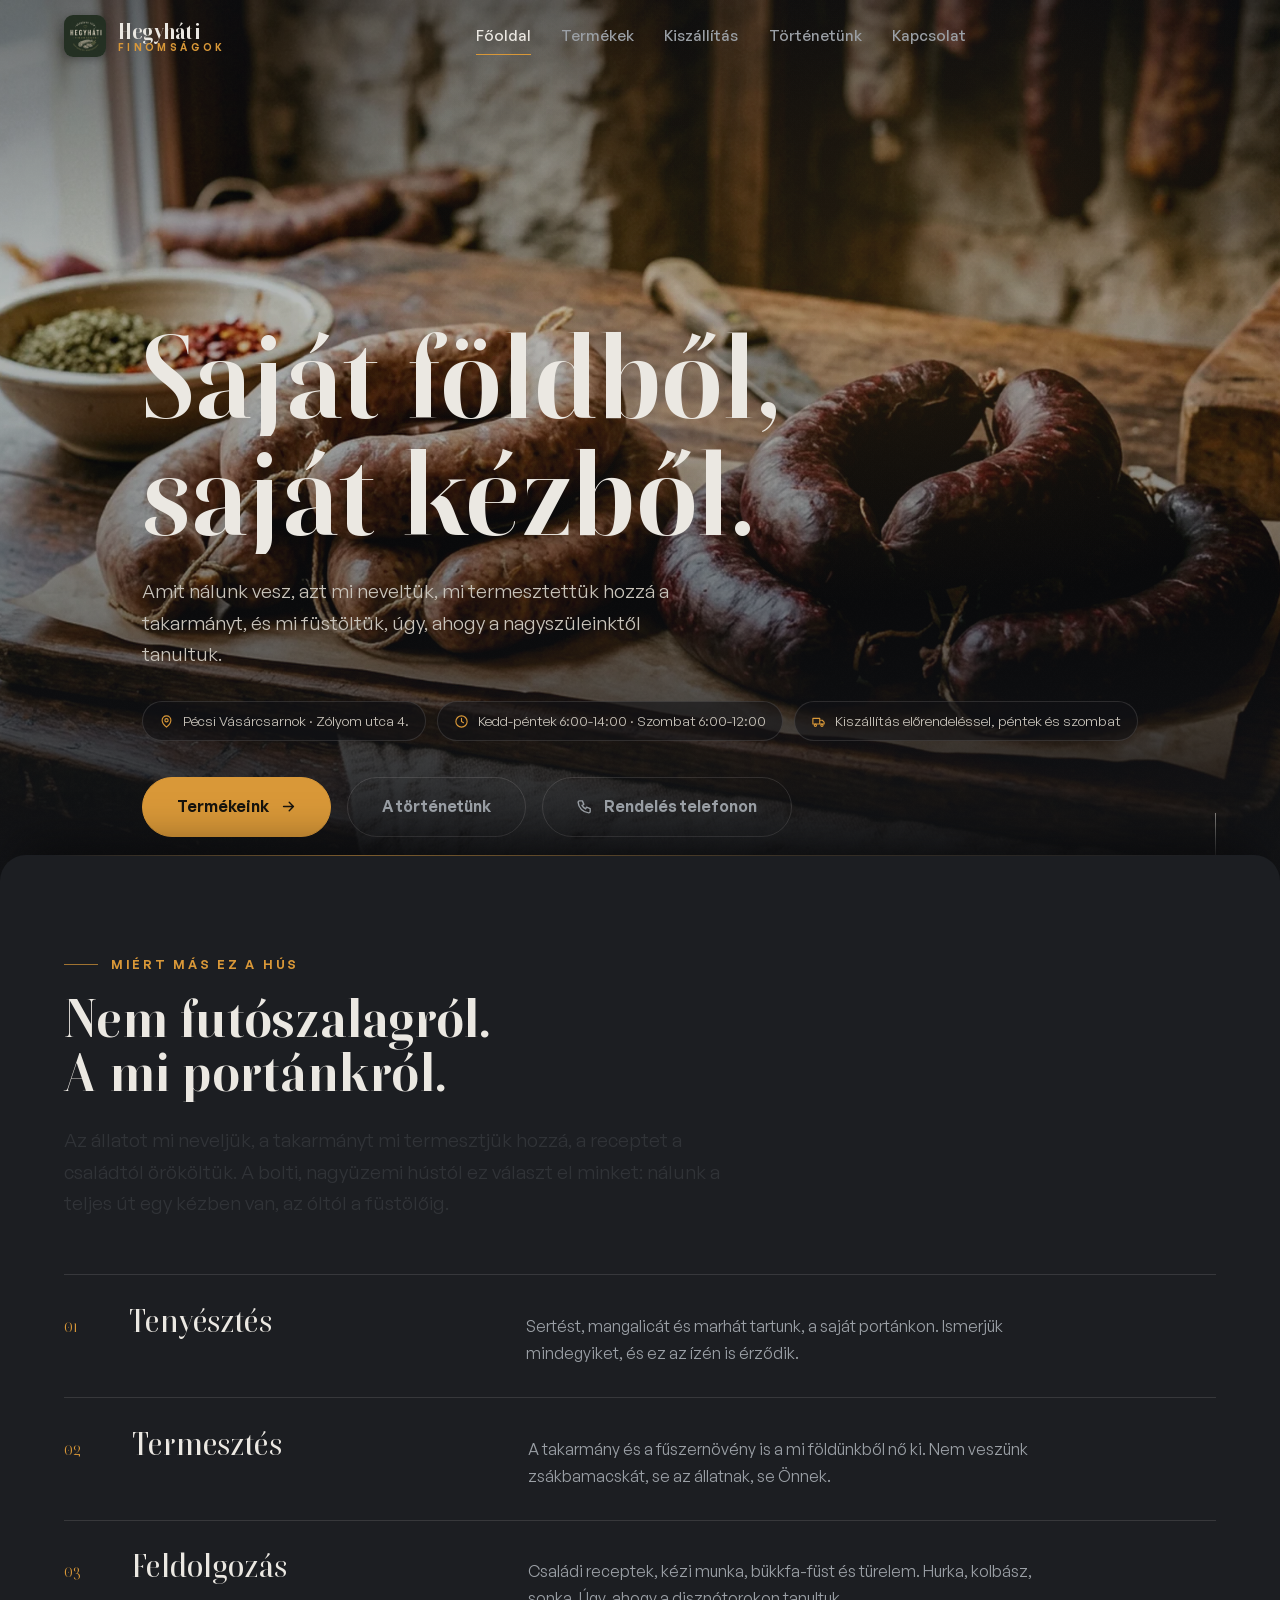
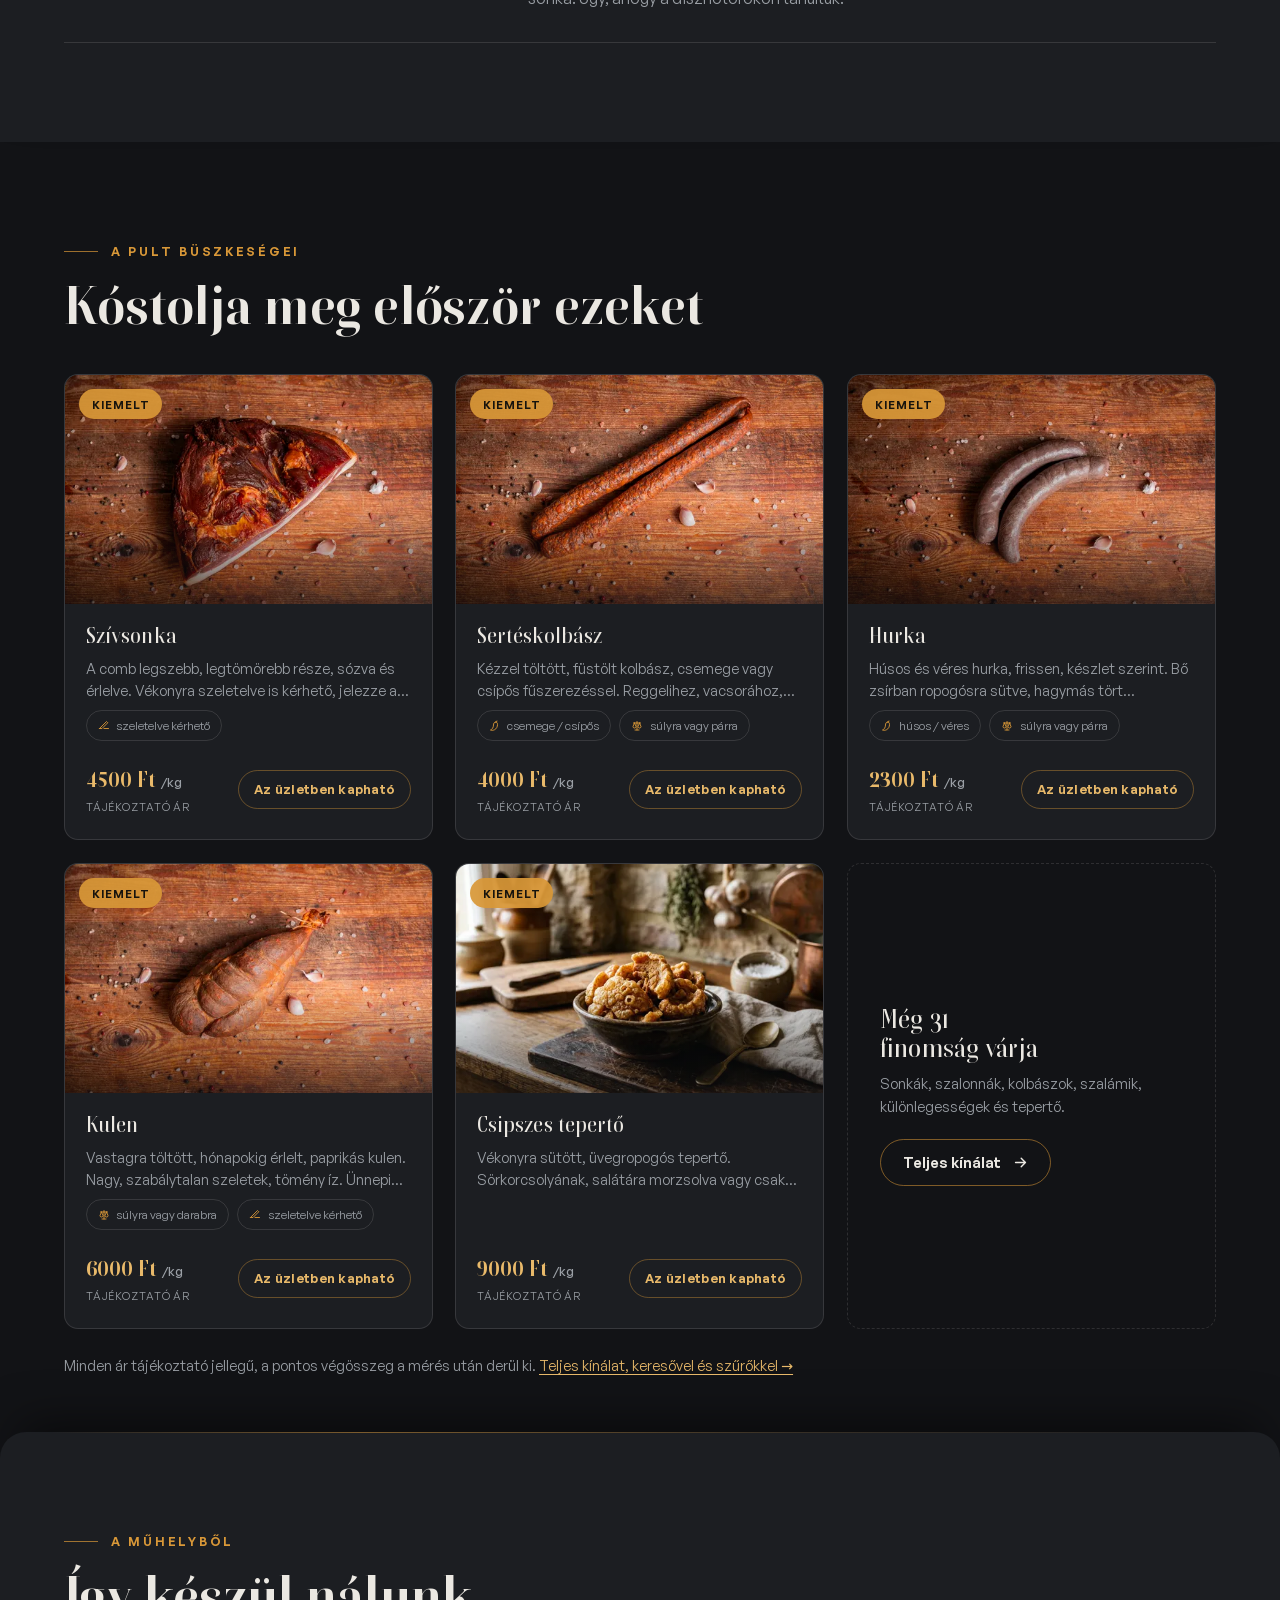
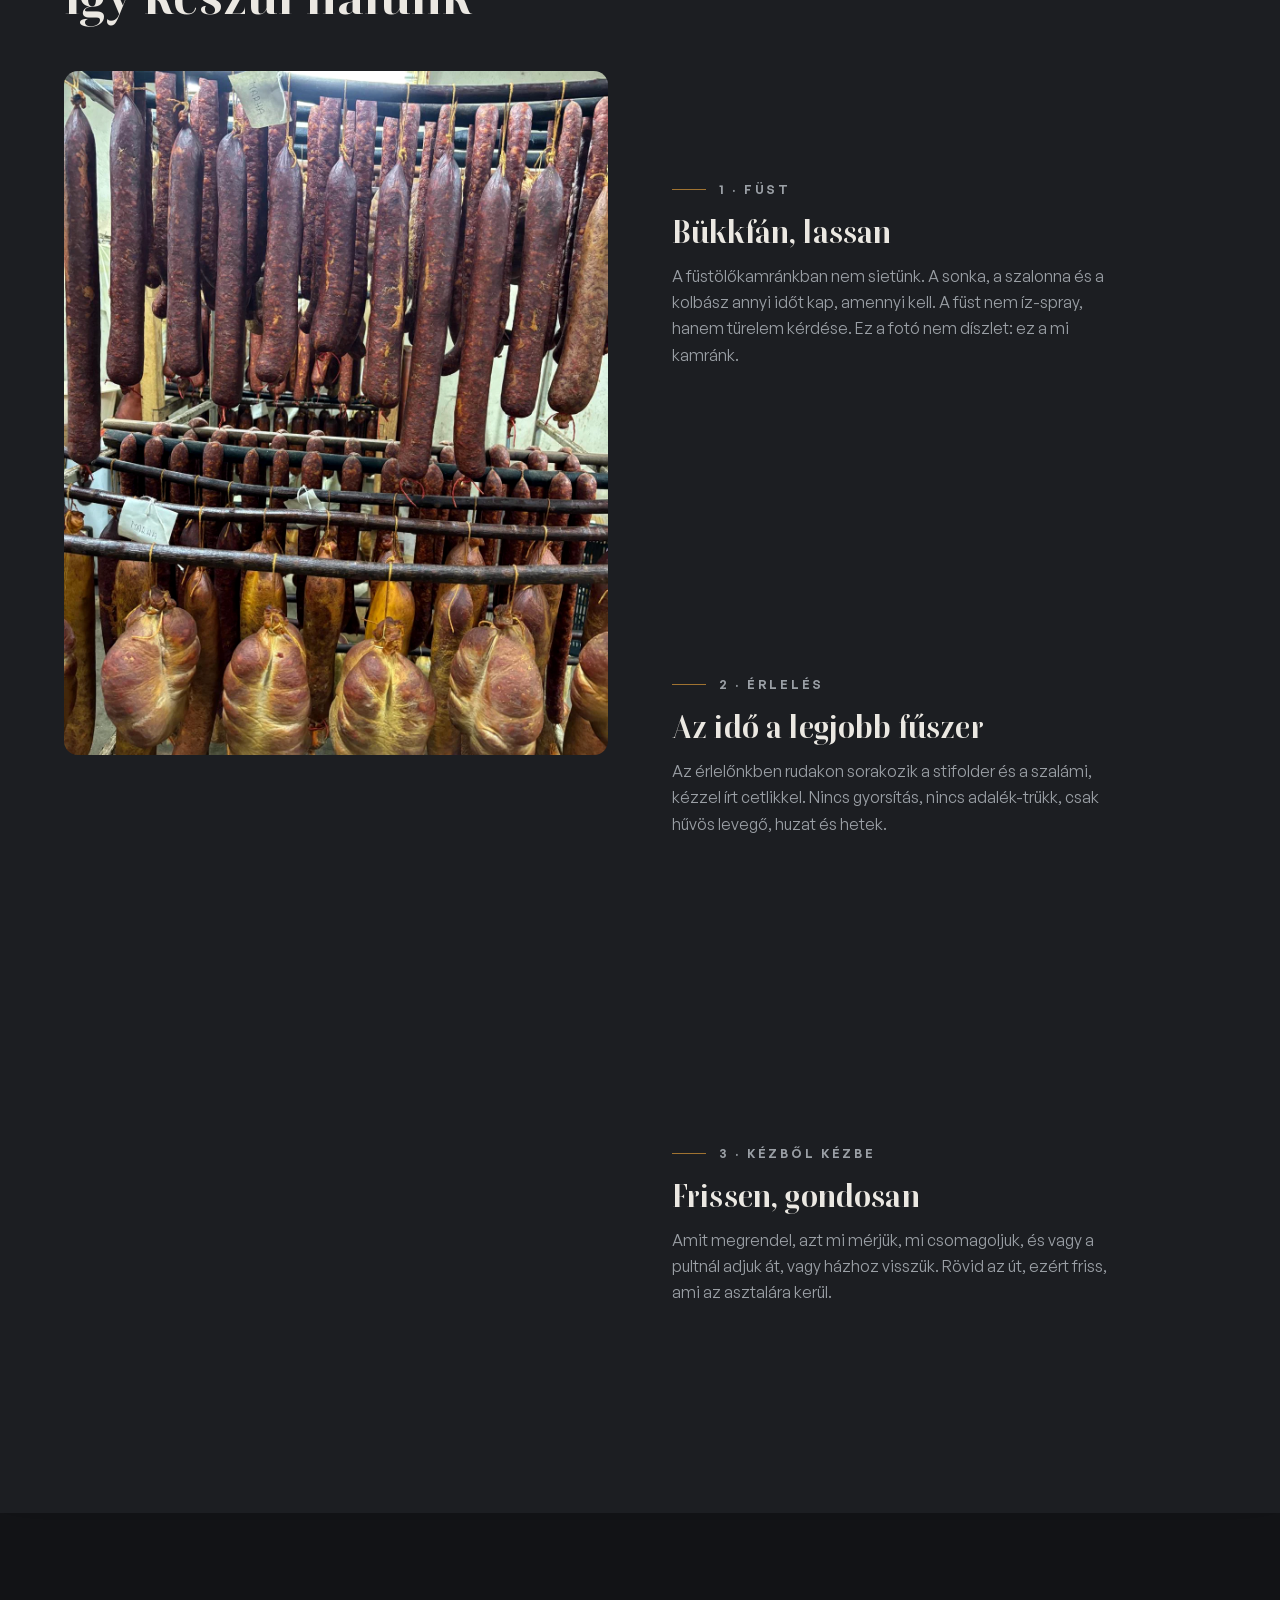
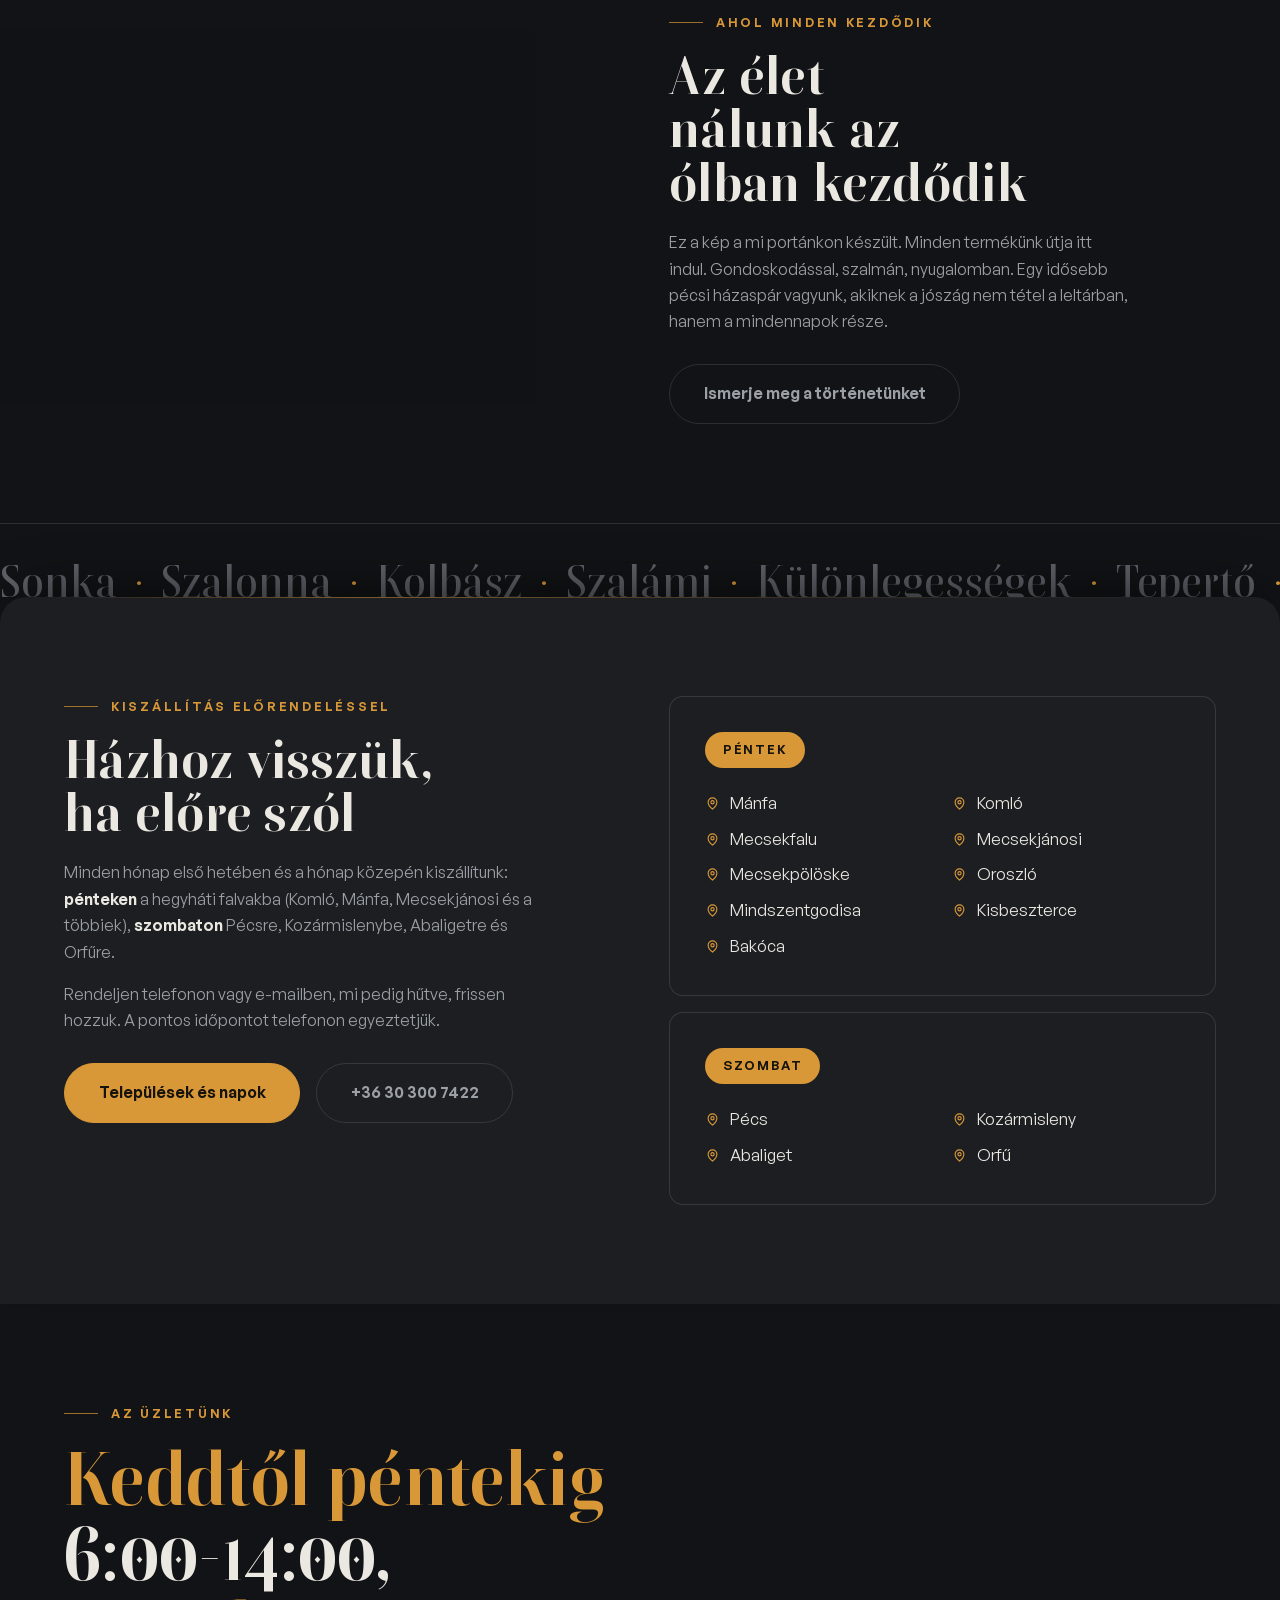
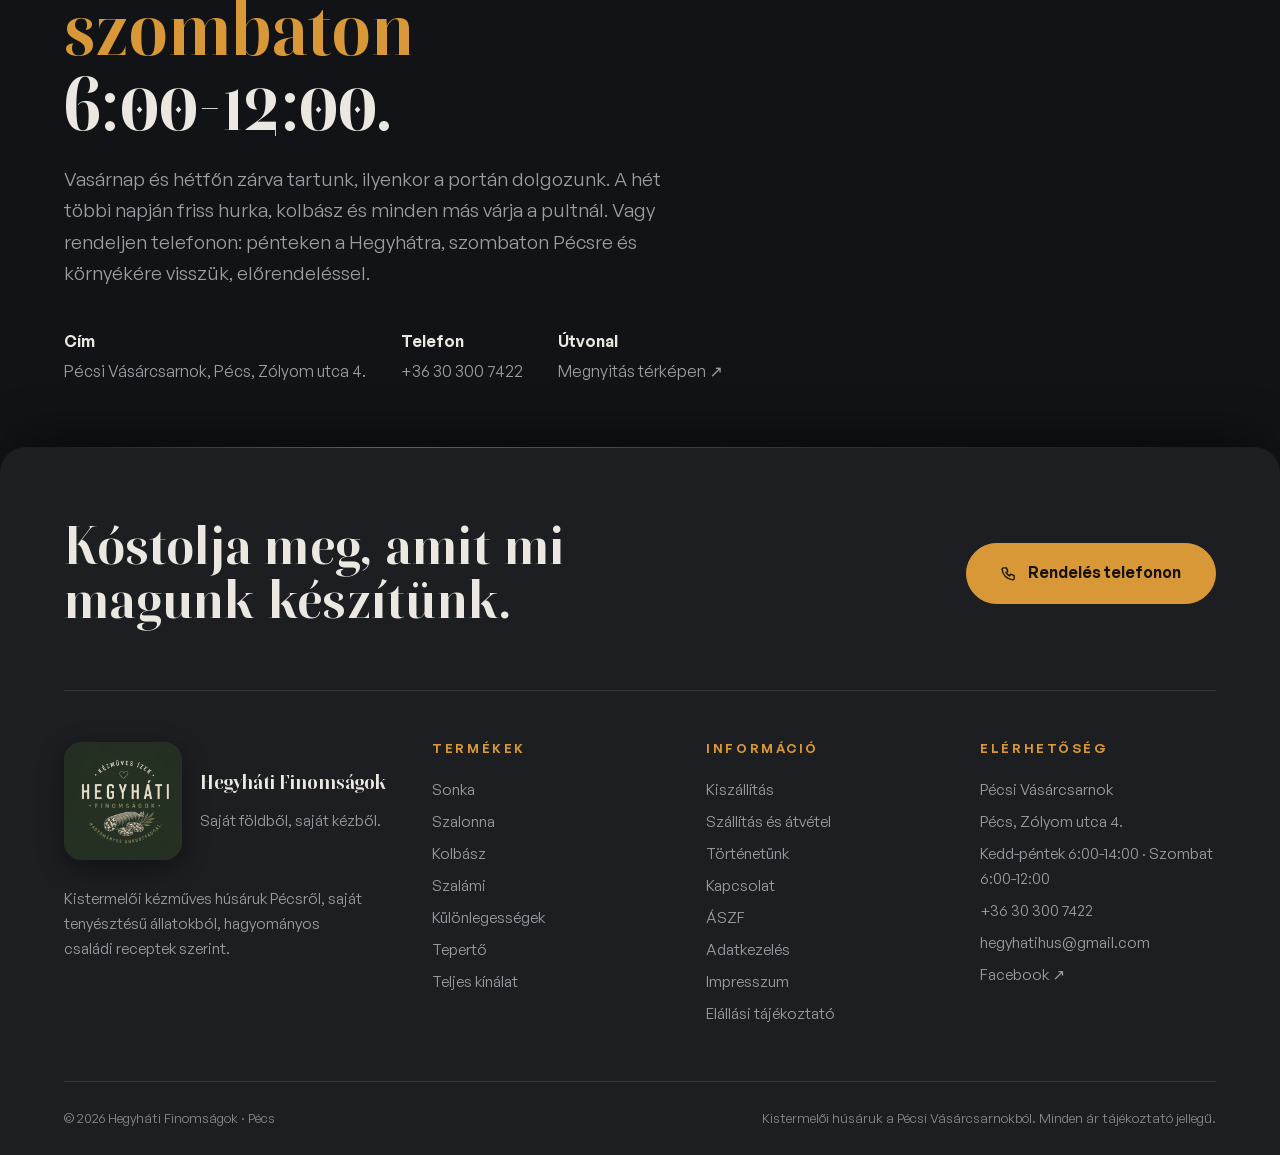
<file: index.html>
<!DOCTYPE html>
<html lang="hu">
<head>
<meta charset="UTF-8">
<meta name="viewport" content="width=device-width, initial-scale=1.0">
<script>document.documentElement.className += ' js';</script>
<title>Hegyháti Finomságok · Kézműves húsbolt Pécsről, saját tenyésztésből</title>
<meta name="description" content="Saját földből, saját kézből. Kézműves füstölt áruk, kolbászok, sonkák, szalámik egy pécsi kistermelő házaspártól. Üzlet a Pécsi Vásárcsarnokban (Pécs, Zólyom utca 4.), kiszállítás előrendeléssel Pécsre és a Hegyhátra.">
<link rel="canonical" href="https://hegyhatifinomsagok.com/">
<meta property="og:type" content="website">
<meta property="og:title" content="Hegyháti Finomságok · Saját földből, saját kézből.">
<!-- @ord idx-og --><meta property="og:description" content="Kézműves füstölt áruk, kolbászok, sonkák, szalámik egy pécsi kistermelő házaspártól. Rendeljen telefonon, kiszállítás előrendeléssel péntek és szombat."><!-- @/ord -->
<meta property="og:image" content="https://hegyhatifinomsagok.com/media/stock/og-image.jpg">
<meta property="og:url" content="https://hegyhatifinomsagok.com/">
<meta property="og:locale" content="hu_HU">
<meta name="twitter:card" content="summary_large_image">
<link rel="icon" type="image/png" sizes="256x256" href="media/favicon.png">
<link rel="apple-touch-icon" href="media/apple-touch-icon.png">
<link rel="stylesheet" href="css/fonts.css">
<link rel="stylesheet" href="css/style.css">
<link rel="stylesheet" href="css/shop.css">
</head>
<body>

<div class="amb" aria-hidden="true"><div class="amb__vig"></div></div>

<!-- @nav -->
<nav class="nav" aria-label="Fő navigáció">
  <a href="index.html" class="nav__brand">
    <img class="nav__logo" src="media/logo-hegyhati.webp" alt="" width="42" height="42">
    <span><strong>Hegyháti</strong><small>Finomságok</small></span>
  </a>
  <div class="nav__links">
    <a href="index.html" class="nav__link" aria-current="page">Főoldal</a>
    <a href="termekek.html" class="nav__link">Termékek</a>
    <a href="kiszallitas.html" class="nav__link">Kiszállítás</a>
    <a href="rolunk.html" class="nav__link">Történetünk</a>
    <a href="kapcsolat.html" class="nav__link">Kapcsolat</a>
  </div>
  <div class="nav__cta">
    <button class="burger" aria-label="Menü" aria-expanded="false"><span></span></button>
  </div>
</nav>
<!-- @/nav -->

<!-- @mnav -->
<div class="mnav">
  <a href="index.html">Főoldal</a>
  <a href="termekek.html">Termékek <small>36 finomság</small></a>
  <a href="kiszallitas.html">Kiszállítás</a>
  <a href="rolunk.html">Történetünk</a>
  <a href="kapcsolat.html">Kapcsolat</a>
  <div class="mnav__foot">
    Pécsi Vásárcsarnok, Pécs, Zólyom utca 4. · kedd-péntek 6:00-14:00 · szombat 6:00-12:00<br>
    <a href="tel:+36303007422">+36 30 300 7422</a>
  </div>
</div>
<!-- @/mnav -->

<!-- ============ HERO ============ -->
<header class="hero">
  <div class="hero__media">
    <img src="media/stock/hero-makro.webp" alt="Kézműves hurka és kolbász a füstölő fényében" fetchpriority="high">
  </div>
  <div class="wrap">
    <h1 class="hero__title">
      <span class="line"><span>Saját földből,</span></span>
      <span class="line"><span>saját kézből.</span></span>
    </h1>
    <p class="hero__sub">Amit nálunk vesz, azt mi neveltük, mi termesztettük hozzá a takarmányt, és mi füstöltük, úgy, ahogy a nagyszüleinktől tanultuk.</p>
    <div class="hero__badges">
      <span class="badge"><svg viewBox="0 0 24 24" fill="none" stroke-width="1.8" stroke-linecap="round"><path d="M12 21s-7-5.5-7-11a7 7 0 0 1 14 0c0 5.5-7 11-7 11Z"/><circle cx="12" cy="10" r="2.6"/></svg>Pécsi Vásárcsarnok · Zólyom utca 4.</span>
      <span class="badge"><svg viewBox="0 0 24 24" fill="none" stroke-width="1.8" stroke-linecap="round"><circle cx="12" cy="12" r="9"/><path d="M12 7v5l3.2 2"/></svg>Kedd-péntek 6:00-14:00 · Szombat 6:00-12:00</span>
      <span class="badge"><svg viewBox="0 0 24 24" fill="none" stroke-width="1.8" stroke-linecap="round" stroke-linejoin="round"><path d="M3 7h11v9H3zM14 10h4l3 3v3h-7"/><circle cx="7" cy="18" r="1.8"/><circle cx="17.5" cy="18" r="1.8"/></svg>Kiszállítás előrendeléssel, péntek és szombat</span>
    </div>
    <div class="hero__cta">
      <a href="termekek.html" class="btn btn--solid" data-magnet>Termékeink
        <svg viewBox="0 0 24 24" fill="none" stroke="currentColor" stroke-width="2" stroke-linecap="round" stroke-linejoin="round"><path d="M5 12h14M13 6l6 6-6 6"/></svg></a>
      <a href="rolunk.html" class="btn btn--ghost" data-magnet>A történetünk</a>
      <a href="tel:+36303007422" class="btn btn--ghost num-tab" data-magnet aria-label="Rendelés telefonon: +36 30 300 7422"><svg viewBox="0 0 24 24" fill="none" stroke="currentColor" stroke-width="2" stroke-linecap="round" stroke-linejoin="round" aria-hidden="true"><path d="M5 4h4l2 5-2.5 1.5a12 12 0 0 0 5 5L15 13l5 2v4a2 2 0 0 1-2 2A16 16 0 0 1 3 6a2 2 0 0 1 2-2Z"/></svg>Rendelés telefonon</a>
    </div>
  </div>
  <div class="scroll-hint" aria-hidden="true"></div>
</header>

<!-- ============ MINDENT MI MAGUNK (lip elválasztó) ============ -->
<section class="lip" id="mi-magunk">
  <div class="wrap">
    <p class="eyebrow" data-reveal>Miért más ez a hús</p>
    <h2 data-reveal style="font-size:var(--step-3);max-width:20ch;margin-top:1.1rem">Nem futószalagról. A mi portánkról.</h2>
    <p class="lead" data-words style="margin-top:1.6rem;max-width:62ch">Az állatot mi neveljük, a takarmányt mi termesztjük hozzá, a receptet a családtól örököltük. A bolti, nagyüzemi hústól ez választ el minket: nálunk a teljes út egy kézben van, az óltól a füstölőig.</p>

    <div class="vrows" style="margin-top:3.4rem">
      <div class="vrow" data-reveal>
        <span class="vrow__idx">01</span>
        <h3 class="vrow__title">Tenyésztés</h3>
        <p class="vrow__desc">Sertést, mangalicát és marhát tartunk, a saját portánkon. Ismerjük mindegyiket, és ez az ízén is érződik.</p>
      </div>
      <div class="vrow" data-reveal>
        <span class="vrow__idx">02</span>
        <h3 class="vrow__title">Termesztés</h3>
        <p class="vrow__desc">A takarmány és a fűszernövény is a mi földünkből nő ki. Nem veszünk zsákbamacskát, se az állatnak, se Önnek.</p>
      </div>
      <div class="vrow" data-reveal>
        <span class="vrow__idx">03</span>
        <h3 class="vrow__title">Feldolgozás</h3>
        <p class="vrow__desc">Családi receptek, kézi munka, bükkfa-füst és türelem. Hurka, kolbász, sonka. Úgy, ahogy a disznótorokon tanultuk.</p>
      </div>
    </div>
  </div>
</section>

<!-- ============ KIEMELT TERMÉKEK ============ -->
<section id="kiemelt">
  <div class="wrap">
    <p class="eyebrow" data-reveal>A pult büszkeségei</p>
    <h2 data-reveal style="font-size:var(--step-3);margin-top:1.1rem">Kóstolja meg először ezeket</h2>
    <div class="pgrid" style="margin-top:2.6rem" id="featGrid"></div>
    <p style="margin-top:1.6rem;color:var(--muted);font-size:.9rem">Minden ár tájékoztató jellegű, a pontos végösszeg a mérés után derül ki. <a href="termekek.html" style="color:var(--accent-soft);text-decoration:underline;text-underline-offset:3px">Teljes kínálat, keresővel és szűrőkkel →</a></p>
  </div>
</section>

<!-- ============ HOGYAN KÉSZÜL (sticky galéria, saját fotókkal) ============ -->
<section class="lip" id="hogyan">
  <div class="wrap">
    <p class="eyebrow" data-reveal>A műhelyből</p>
    <h2 data-reveal style="font-size:var(--step-3);margin-top:1.1rem;max-width:16ch">Így készül nálunk</h2>
    <div class="how" style="margin-top:3rem">
      <div class="how__media">
        <img src="media/photos/kamra.webp" alt="Füstölt sonkák a füstölőkamrában" loading="lazy">
        <img src="media/photos/erlelo.webp" alt="Érlelődő kolbászok és szalámik a szárítóban" loading="lazy">
        <img src="media/photos/pult-merleg.webp" alt="A bolt pultja a mérleggel és a vitrinnel a Pécsi Vásárcsarnokban" loading="lazy">
      </div>
      <div class="how__steps">
        <div class="how__step">
          <img class="how__step-img" src="media/photos/kamra.webp" alt="Füstölt sonkák a füstölőkamrában" loading="lazy">
          <p class="eyebrow">1 · Füst</p>
          <h3>Bükkfán, lassan</h3>
          <p>A füstölőkamránkban nem sietünk. A sonka, a szalonna és a kolbász annyi időt kap, amennyi kell. A füst nem íz-spray, hanem türelem kérdése. Ez a fotó nem díszlet: ez a mi kamránk.</p>
        </div>
        <div class="how__step">
          <img class="how__step-img" src="media/photos/erlelo.webp" alt="Érlelődő kolbászok és szalámik a szárítóban" loading="lazy">
          <p class="eyebrow">2 · Érlelés</p>
          <h3>Az idő a legjobb fűszer</h3>
          <p>Az érlelőnkben rudakon sorakozik a stifolder és a szalámi, kézzel írt cetlikkel. Nincs gyorsítás, nincs adalék-trükk, csak hűvös levegő, huzat és hetek.</p>
        </div>
        <div class="how__step">
          <img class="how__step-img" src="media/photos/pult-merleg.webp" alt="A bolt pultja a mérleggel és a vitrinnel a Pécsi Vásárcsarnokban" loading="lazy">
          <p class="eyebrow">3 · Kézből kézbe</p>
          <h3>Frissen, gondosan</h3>
          <p>Amit megrendel, azt mi mérjük, mi csomagoljuk, és vagy a pultnál adjuk át, vagy házhoz visszük. Rövid az út, ezért friss, ami az asztalára kerül.</p>
        </div>
      </div>
    </div>
  </div>
</section>

<!-- ============ MALACOS MINI-SZTORI ============ -->
<section id="sztori">
  <div class="wrap">
    <div class="split">
      <figure class="split__media split__media--wide" data-slide="left">
        <img src="media/photos/malacok.webp" alt="Koca kismalacokkal a hegyháti portán" loading="lazy">
      </figure>
      <div data-reveal>
        <p class="eyebrow">Ahol minden kezdődik</p>
        <h2 style="font-size:var(--step-3);max-width:14ch;margin-top:1rem">Az élet nálunk az ólban kezdődik</h2>
        <p style="margin-top:1.2rem;color:var(--muted);max-width:46ch">Ez a kép a mi portánkon készült. Minden termékünk útja itt indul. Gondoskodással, szalmán, nyugalomban. Egy idősebb pécsi házaspár vagyunk, akiknek a jószág nem tétel a leltárban, hanem a mindennapok része.</p>
        <a href="rolunk.html" class="btn btn--ghost" style="margin-top:1.8rem" data-magnet>Ismerje meg a történetünket</a>
      </div>
    </div>
  </div>
</section>

<!-- ============ MARQUEE ============ -->
<div class="marquee" aria-hidden="true"><div class="marquee__inner">
  <span>Sonka <em>·</em> Szalonna <em>·</em> Kolbász <em>·</em> Szalámi <em>·</em> Különlegességek <em>·</em> Tepertő <em>·</em> Hurka <em>·</em> Kulen <em>·</em> </span>
  <span>Sonka <em>·</em> Szalonna <em>·</em> Kolbász <em>·</em> Szalámi <em>·</em> Különlegességek <em>·</em> Tepertő <em>·</em> Hurka <em>·</em> Kulen <em>·</em> </span>
</div></div>

<!-- ============ KISZÁLLÍTÁS ELŐRENDELÉSSEL (teaser) ============ -->
<section class="lip" id="kiszallitas">
  <div class="wrap">
    <div class="split" style="align-items:start">
      <div data-reveal>
        <p class="eyebrow">Kiszállítás előrendeléssel</p>
        <h2 style="font-size:var(--step-3);max-width:14ch;margin-top:1rem">Házhoz visszük, ha előre szól</h2>
        <p style="margin-top:1.2rem;color:var(--muted);max-width:48ch">Minden hónap első hetében és a hónap közepén kiszállítunk: <strong style="color:var(--ink)">pénteken</strong> a hegyháti falvakba (Komló, Mánfa, Mecsekjánosi és a többiek), <strong style="color:var(--ink)">szombaton</strong> Pécsre, Kozármislenybe, Abaligetre és Orfűre.</p>
        <p style="margin-top:1rem;color:var(--muted);max-width:48ch"><!-- @ord idx-kiszallitas -->Rendeljen telefonon vagy e-mailben, mi pedig hűtve, frissen hozzuk.<!-- @/ord --> A pontos időpontot telefonon egyeztetjük.</p>
        <div style="display:flex;flex-wrap:wrap;gap:1rem;margin-top:1.8rem">
          <a href="kiszallitas.html" class="btn btn--solid" data-magnet>Települések és napok</a>
          <a href="tel:+36303007422" class="btn btn--ghost num-tab" data-magnet>+36 30 300 7422</a>
        </div>
      </div>
      <div data-reveal data-delay="1" style="display:grid;gap:1rem">
        <div class="route">
          <span class="route__day">Péntek</span>
          <ul>
            <li><svg viewBox="0 0 24 24" fill="none" stroke-width="1.8" stroke-linecap="round"><path d="M12 21s-7-5.5-7-11a7 7 0 0 1 14 0c0 5.5-7 11-7 11Z"/><circle cx="12" cy="10" r="2.6"/></svg>Mánfa</li>
            <li><svg viewBox="0 0 24 24" fill="none" stroke-width="1.8" stroke-linecap="round"><path d="M12 21s-7-5.5-7-11a7 7 0 0 1 14 0c0 5.5-7 11-7 11Z"/><circle cx="12" cy="10" r="2.6"/></svg>Komló</li>
            <li><svg viewBox="0 0 24 24" fill="none" stroke-width="1.8" stroke-linecap="round"><path d="M12 21s-7-5.5-7-11a7 7 0 0 1 14 0c0 5.5-7 11-7 11Z"/><circle cx="12" cy="10" r="2.6"/></svg>Mecsekfalu</li>
            <li><svg viewBox="0 0 24 24" fill="none" stroke-width="1.8" stroke-linecap="round"><path d="M12 21s-7-5.5-7-11a7 7 0 0 1 14 0c0 5.5-7 11-7 11Z"/><circle cx="12" cy="10" r="2.6"/></svg>Mecsekjánosi</li>
            <li><svg viewBox="0 0 24 24" fill="none" stroke-width="1.8" stroke-linecap="round"><path d="M12 21s-7-5.5-7-11a7 7 0 0 1 14 0c0 5.5-7 11-7 11Z"/><circle cx="12" cy="10" r="2.6"/></svg>Mecsekpölöske</li>
            <li><svg viewBox="0 0 24 24" fill="none" stroke-width="1.8" stroke-linecap="round"><path d="M12 21s-7-5.5-7-11a7 7 0 0 1 14 0c0 5.5-7 11-7 11Z"/><circle cx="12" cy="10" r="2.6"/></svg>Oroszló</li>
            <li><svg viewBox="0 0 24 24" fill="none" stroke-width="1.8" stroke-linecap="round"><path d="M12 21s-7-5.5-7-11a7 7 0 0 1 14 0c0 5.5-7 11-7 11Z"/><circle cx="12" cy="10" r="2.6"/></svg>Mindszentgodisa</li>
            <li><svg viewBox="0 0 24 24" fill="none" stroke-width="1.8" stroke-linecap="round"><path d="M12 21s-7-5.5-7-11a7 7 0 0 1 14 0c0 5.5-7 11-7 11Z"/><circle cx="12" cy="10" r="2.6"/></svg>Kisbeszterce</li>
            <li><svg viewBox="0 0 24 24" fill="none" stroke-width="1.8" stroke-linecap="round"><path d="M12 21s-7-5.5-7-11a7 7 0 0 1 14 0c0 5.5-7 11-7 11Z"/><circle cx="12" cy="10" r="2.6"/></svg>Bakóca</li>
          </ul>
        </div>
        <div class="route">
          <span class="route__day">Szombat</span>
          <ul>
            <li><svg viewBox="0 0 24 24" fill="none" stroke-width="1.8" stroke-linecap="round"><path d="M12 21s-7-5.5-7-11a7 7 0 0 1 14 0c0 5.5-7 11-7 11Z"/><circle cx="12" cy="10" r="2.6"/></svg>Pécs</li>
            <li><svg viewBox="0 0 24 24" fill="none" stroke-width="1.8" stroke-linecap="round"><path d="M12 21s-7-5.5-7-11a7 7 0 0 1 14 0c0 5.5-7 11-7 11Z"/><circle cx="12" cy="10" r="2.6"/></svg>Kozármisleny</li>
            <li><svg viewBox="0 0 24 24" fill="none" stroke-width="1.8" stroke-linecap="round"><path d="M12 21s-7-5.5-7-11a7 7 0 0 1 14 0c0 5.5-7 11-7 11Z"/><circle cx="12" cy="10" r="2.6"/></svg>Abaliget</li>
            <li><svg viewBox="0 0 24 24" fill="none" stroke-width="1.8" stroke-linecap="round"><path d="M12 21s-7-5.5-7-11a7 7 0 0 1 14 0c0 5.5-7 11-7 11Z"/><circle cx="12" cy="10" r="2.6"/></svg>Orfű</li>
          </ul>
        </div>
      </div>
    </div>
  </div>
</section>

<!-- ============ NYITVATARTÁS ============ -->
<section class="hours" id="nyitvatartas">
  <div class="wrap">
    <p class="eyebrow" data-reveal>Az üzletünk</p>
    <h2 class="hours__big" data-reveal style="margin-top:1.1rem"><em>Keddtől péntekig</em> 6:00-14:00, <em>szombaton</em> 6:00-12:00.</h2>
    <p class="lead" data-reveal style="margin-top:1.4rem">Vasárnap és hétfőn zárva tartunk, ilyenkor a portán dolgozunk. A hét többi napján friss hurka, kolbász és minden más várja a pultnál. <!-- @ord idx-nyitvatartas -->Vagy rendeljen telefonon: pénteken<!-- @/ord --> a Hegyhátra, szombaton Pécsre és környékére visszük, előrendeléssel.</p>
    <div class="hours__meta" data-reveal>
      <div><strong>Cím</strong>Pécsi Vásárcsarnok, Pécs, Zólyom utca 4.</div>
      <div><strong>Telefon</strong><a href="tel:+36303007422" class="num-tab">+36 30 300 7422</a></div>
      <div><strong>Útvonal</strong><a href="https://www.google.com/maps/search/?api=1&query=P%C3%A9cs%2C+Z%C3%B3lyom+utca+4." target="_blank" rel="noopener">Megnyitás térképen ↗</a></div>
    </div>
  </div>
</section>

<!-- ============ FOOTER ============ -->
<!-- @footer full cta -->
<footer class="footer">
  <div class="wrap">
    <div class="footer__cta">
      <div style="display:flex;flex-wrap:wrap;align-items:center;gap:2.4rem;justify-content:space-between">
        <h2 data-reveal>Kóstolja meg, amit mi magunk készítünk.</h2>
        <a href="tel:+36303007422" class="btn btn--solid num-tab" data-magnet aria-label="Rendelés telefonon: +36 30 300 7422"><svg viewBox="0 0 24 24" fill="none" stroke="currentColor" stroke-width="2" stroke-linecap="round" stroke-linejoin="round" aria-hidden="true"><path d="M5 4h4l2 5-2.5 1.5a12 12 0 0 0 5 5L15 13l5 2v4a2 2 0 0 1-2 2A16 16 0 0 1 3 6a2 2 0 0 1 2-2Z"/></svg>Rendelés telefonon</a>
      </div>
    </div>
    <div class="footer__grid">
      <div>
        <div class="footer__brandline">
          <div class="stamp"><img src="media/logo-hegyhati.webp" alt="Hegyháti Finomságok logó" width="118" height="118"></div>
          <div>
            <strong style="font-family:var(--font-display);font-size:1.25rem">Hegyháti Finomságok</strong>
            <p style="margin-top:.3rem">Saját földből, saját kézből.</p>
          </div>
        </div>
        <p style="margin-top:1.4rem;max-width:34ch">Kistermelői kézműves húsáruk Pécsről, saját tenyésztésű állatokból, hagyományos családi receptek szerint.</p>
      </div>
      <div>
        <h4>Termékek</h4>
        <a href="sonka.html">Sonka</a>
        <a href="szalonna.html">Szalonna</a>
        <a href="kolbasz.html">Kolbász</a>
        <a href="szalami.html">Szalámi</a>
        <a href="kulonlegessegek.html">Különlegességek</a>
        <a href="teperto.html">Tepertő</a>
        <a href="termekek.html">Teljes kínálat</a>
      </div>
      <div>
        <h4>Információ</h4>
        <a href="kiszallitas.html">Kiszállítás</a>
        <a href="szallitas.html">Szállítás és átvétel</a>
        <a href="rolunk.html">Történetünk</a>
        <a href="kapcsolat.html">Kapcsolat</a>
        <a href="aszf.html">ÁSZF</a>
        <a href="adatkezeles.html">Adatkezelés</a>
        <a href="impresszum.html">Impresszum</a>
        <a href="elallas.html">Elállási tájékoztató</a>
      </div>
      <div>
        <h4>Elérhetőség</h4>
        <p>Pécsi Vásárcsarnok</p>
        <p>Pécs, Zólyom utca 4.</p>
        <p>Kedd-péntek 6:00-14:00 · Szombat 6:00-12:00</p>
        <a href="tel:+36303007422" class="num-tab">+36 30 300 7422</a>
        <a href="mailto:hegyhatihus@gmail.com">hegyhatihus@gmail.com</a>
        <a href="https://www.facebook.com/hegyhatifinomsagok" target="_blank" rel="noopener">Facebook ↗</a>
      </div>
    </div>
    <div class="footer__bottom">
      <span>© 2026 Hegyháti Finomságok · Pécs</span>
      <span>Kistermelői húsáruk a Pécsi Vásárcsarnokból. Minden ár tájékoztató jellegű.</span>
    </div>
  </div>
</footer>
<!-- @/footer -->

<script src="js/vendor/gsap.min.js"></script>
<script src="js/vendor/ScrollTrigger.min.js"></script>
<script src="js/vendor/lenis.min.js"></script>
<script src="js/config.js"></script>
<script src="js/data/products.js"></script>
<script src="js/main.js"></script>
<script src="js/shop/cart.js"></script>
<script src="js/shop/cart-drawer.js"></script>
<script src="js/shop/catalog.js"></script>
<script>
/* kiemelt termékek a katalógusból (featured: true) */
(function () {
  const g = document.getElementById('featGrid');
  if (!g || !window.HFCAT) return;
  const feat = HFDATA.PRODUCTS.filter(p => p.featured).slice(0, 5);
  g.innerHTML = feat.map((p, i) => HFCAT.card(p).replace('data-reveal', 'data-reveal data-delay="' + (i % 3) + '"')).join('') +
    '<article class="pcard pcard--all" data-reveal data-delay="2" style="justify-content:center;align-items:flex-start;padding:2rem;background:transparent;border-style:dashed">' +
      '<h3 class="pcard__name" style="font-size:1.6rem;max-width:12ch">Még ' + (HFDATA.PRODUCTS.length - feat.length) + ' finomság várja</h3>' +
      '<p class="pcard__desc" style="margin-top:.6rem">Sonkák, szalonnák, kolbászok, szalámik, különlegességek és tepertő.</p>' +
      '<a class="btn btn--sm" style="margin-top:1.4rem" href=' + JSON.stringify(HF.link('termekek.html')) + '>Teljes kínálat ' + HFCAT.ARROW + '</a>' +
    '</article>';
  HFCAT.bindQuickAdd(g);
  dispatchEvent(new Event('scroll'));
})();
</script>
</body>
</html>
</file>
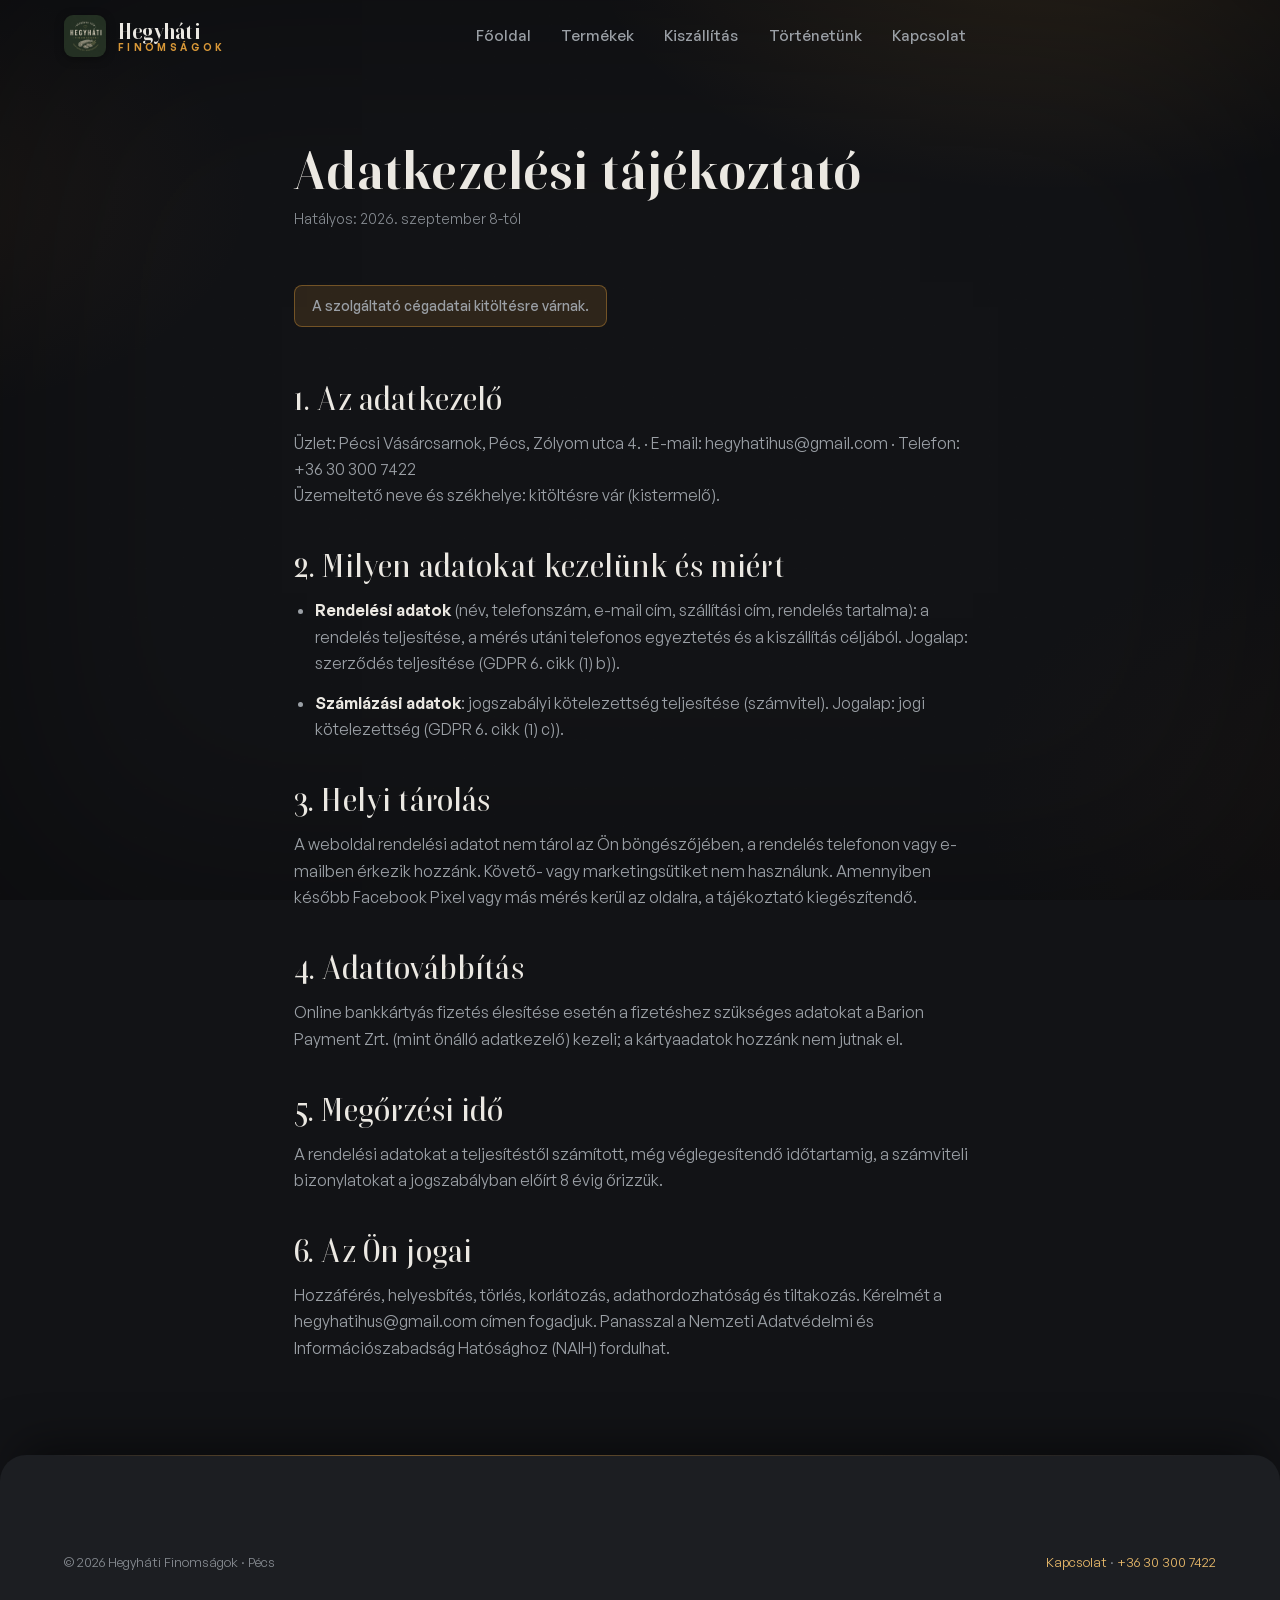
<file: adatkezeles.html>
<!DOCTYPE html>
<html lang="hu">
<head>
<meta charset="UTF-8">
<meta name="viewport" content="width=device-width, initial-scale=1.0">
<script>document.documentElement.className += ' js';</script>
<title>Adatkezelési tájékoztató · Hegyháti Finomságok</title>
<meta name="robots" content="noindex,follow">
<link rel="icon" type="image/png" sizes="256x256" href="media/favicon.png">
<link rel="apple-touch-icon" href="media/apple-touch-icon.png">
<link rel="stylesheet" href="css/fonts.css">
<link rel="stylesheet" href="css/style.css">
<link rel="stylesheet" href="css/shop.css">
</head>
<body>

<div class="amb" aria-hidden="true"><div class="amb__vig"></div></div>

<!-- @nav -->
<nav class="nav" aria-label="Fő navigáció">
  <a href="index.html" class="nav__brand">
    <img class="nav__logo" src="media/logo-hegyhati.webp" alt="" width="42" height="42">
    <span><strong>Hegyháti</strong><small>Finomságok</small></span>
  </a>
  <div class="nav__links">
    <a href="index.html" class="nav__link">Főoldal</a>
    <a href="termekek.html" class="nav__link">Termékek</a>
    <a href="kiszallitas.html" class="nav__link">Kiszállítás</a>
    <a href="rolunk.html" class="nav__link">Történetünk</a>
    <a href="kapcsolat.html" class="nav__link">Kapcsolat</a>
  </div>
  <div class="nav__cta">
    <button class="burger" aria-label="Menü" aria-expanded="false"><span></span></button>
  </div>
</nav>
<!-- @/nav -->
<!-- @mnav -->
<div class="mnav">
  <a href="index.html">Főoldal</a>
  <a href="termekek.html">Termékek <small>36 finomság</small></a>
  <a href="kiszallitas.html">Kiszállítás</a>
  <a href="rolunk.html">Történetünk</a>
  <a href="kapcsolat.html">Kapcsolat</a>
  <div class="mnav__foot">
    Pécsi Vásárcsarnok, Pécs, Zólyom utca 4. · kedd-péntek 6:00-14:00 · szombat 6:00-12:00<br>
    <a href="tel:+36303007422">+36 30 300 7422</a>
  </div>
</div>
<!-- @/mnav -->

<main class="legal">
  <h1>Adatkezelési tájékoztató</h1>
  <p class="lead-date">Hatályos: 2026. szeptember 8-tól</p>
  <p class="minta-badge">A szolgáltató cégadatai kitöltésre várnak.</p>

  <h2>1. Az adatkezelő</h2>
  <p>Üzlet: Pécsi Vásárcsarnok, Pécs, Zólyom utca 4. · E-mail: hegyhatihus@gmail.com · Telefon: +36 30 300 7422<br>Üzemeltető neve és székhelye: kitöltésre vár (kistermelő).</p>

  <h2>2. Milyen adatokat kezelünk és miért</h2>
  <ul>
    <li><strong>Rendelési adatok</strong> (név, telefonszám, e-mail cím, szállítási cím, rendelés tartalma): a rendelés teljesítése, a mérés utáni telefonos egyeztetés és a kiszállítás céljából. Jogalap: szerződés teljesítése (GDPR 6. cikk (1) b)).</li>
    <li><strong>Számlázási adatok</strong>: jogszabályi kötelezettség teljesítése (számvitel). Jogalap: jogi kötelezettség (GDPR 6. cikk (1) c)).</li>
  </ul>

  <!-- @ord adat-helyi --><h2>3. Helyi tárolás</h2>
  <p>A weboldal rendelési adatot nem tárol az Ön böngészőjében, a rendelés telefonon vagy e-mailben érkezik hozzánk.<!-- @/ord --> Követő- vagy marketingsütiket nem használunk. Amennyiben később Facebook Pixel vagy más mérés kerül az oldalra, a tájékoztató kiegészítendő.</p>

  <h2>4. Adattovábbítás</h2>
  <p>Online bankkártyás fizetés élesítése esetén a fizetéshez szükséges adatokat a Barion Payment Zrt. (mint önálló adatkezelő) kezeli; a kártyaadatok hozzánk nem jutnak el.</p>

  <h2>5. Megőrzési idő</h2>
  <p>A rendelési adatokat a teljesítéstől számított, még véglegesítendő időtartamig, a számviteli bizonylatokat a jogszabályban előírt 8 évig őrizzük.</p>

  <h2>6. Az Ön jogai</h2>
  <p>Hozzáférés, helyesbítés, törlés, korlátozás, adathordozhatóság és tiltakozás. Kérelmét a hegyhatihus@gmail.com címen fogadjuk. Panasszal a Nemzeti Adatvédelmi és Információszabadság Hatósághoz (NAIH) fordulhat.</p>
</main>

<!-- @footer mini -->
<footer class="footer" style="margin-top:0">
  <div class="wrap">
    <div class="footer__bottom" style="border-top:0">
      <span>© 2026 Hegyháti Finomságok · Pécs</span>
      <span><a href="kapcsolat.html" style="color:var(--accent-soft)">Kapcsolat</a> · <a href="tel:+36303007422" style="color:var(--accent-soft)" class="num-tab">+36 30 300 7422</a></span>
    </div>
  </div>
</footer>
<!-- @/footer -->

<script src="js/vendor/lenis.min.js"></script>
<script src="js/config.js"></script>
<script src="js/data/products.js"></script>
<script src="js/main.js"></script>
<script src="js/shop/cart.js"></script>
<script src="js/shop/cart-drawer.js"></script>
</body>
</html>
</file>
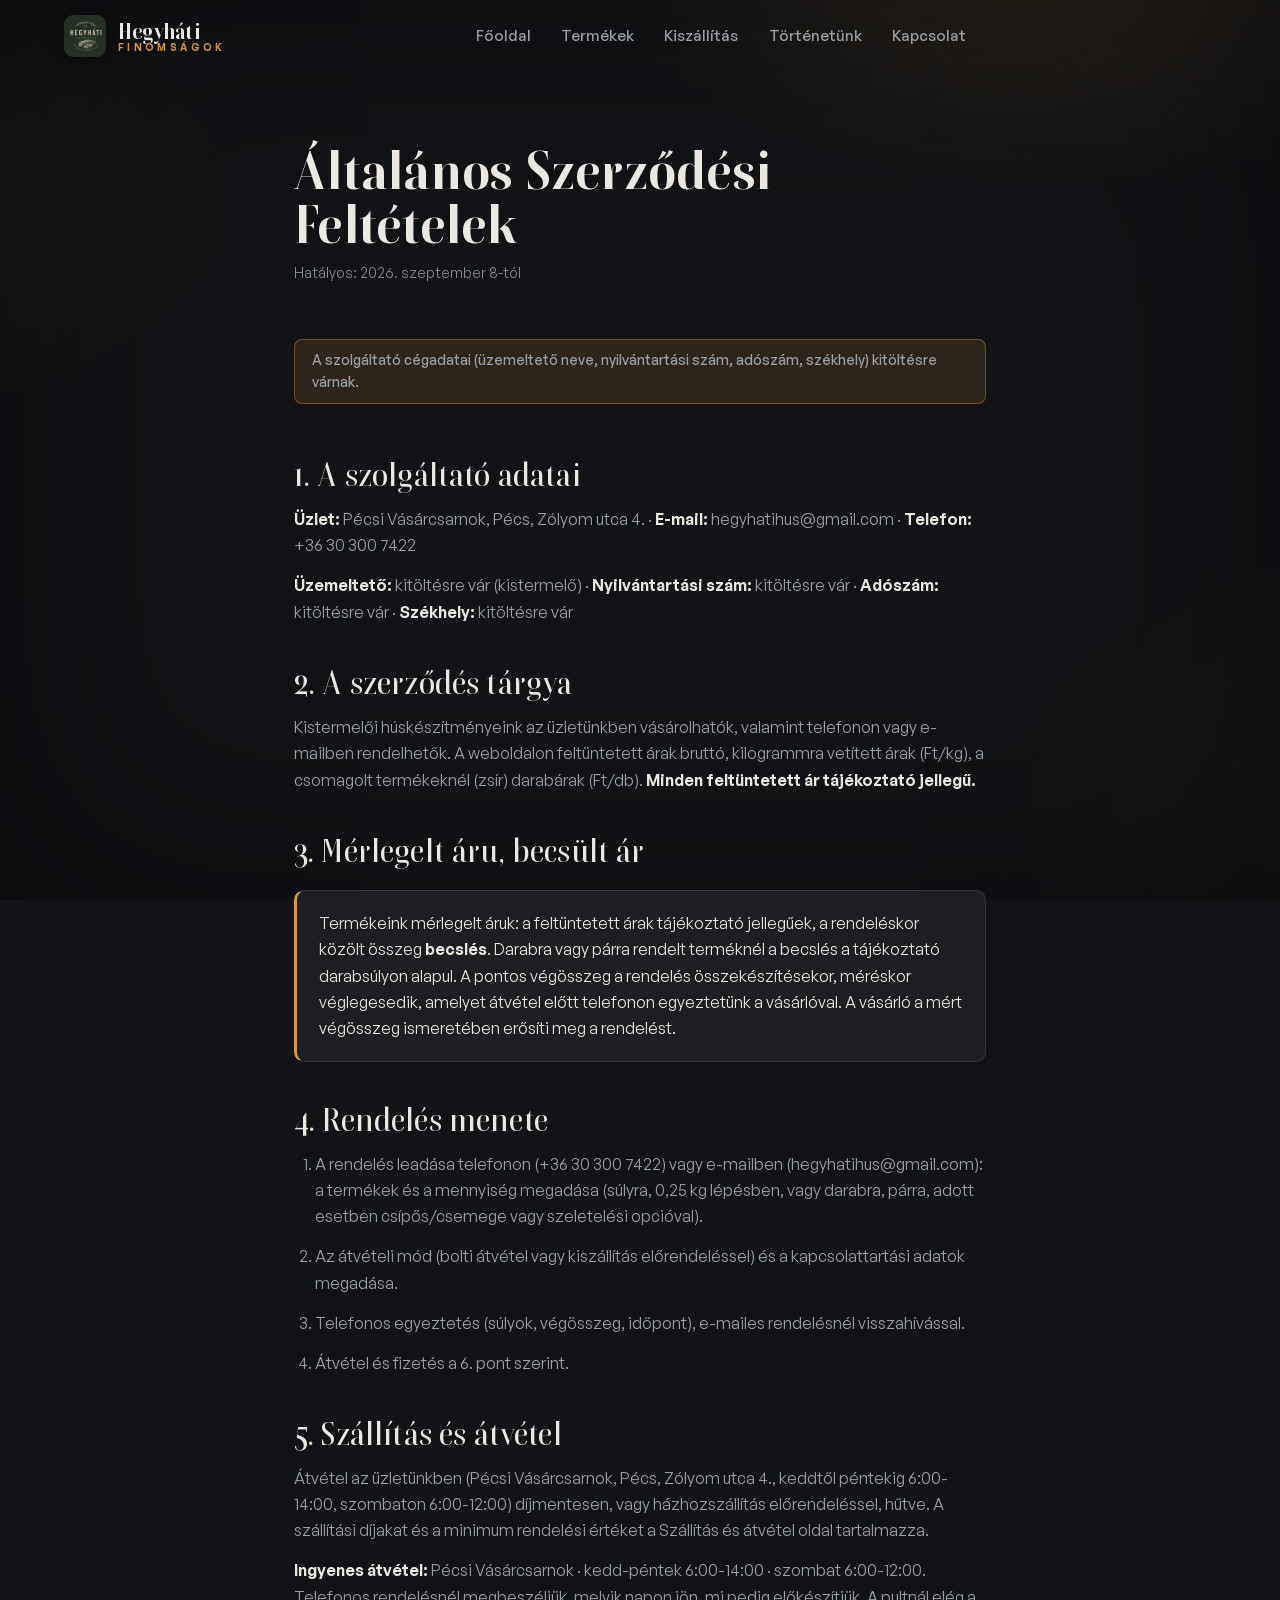
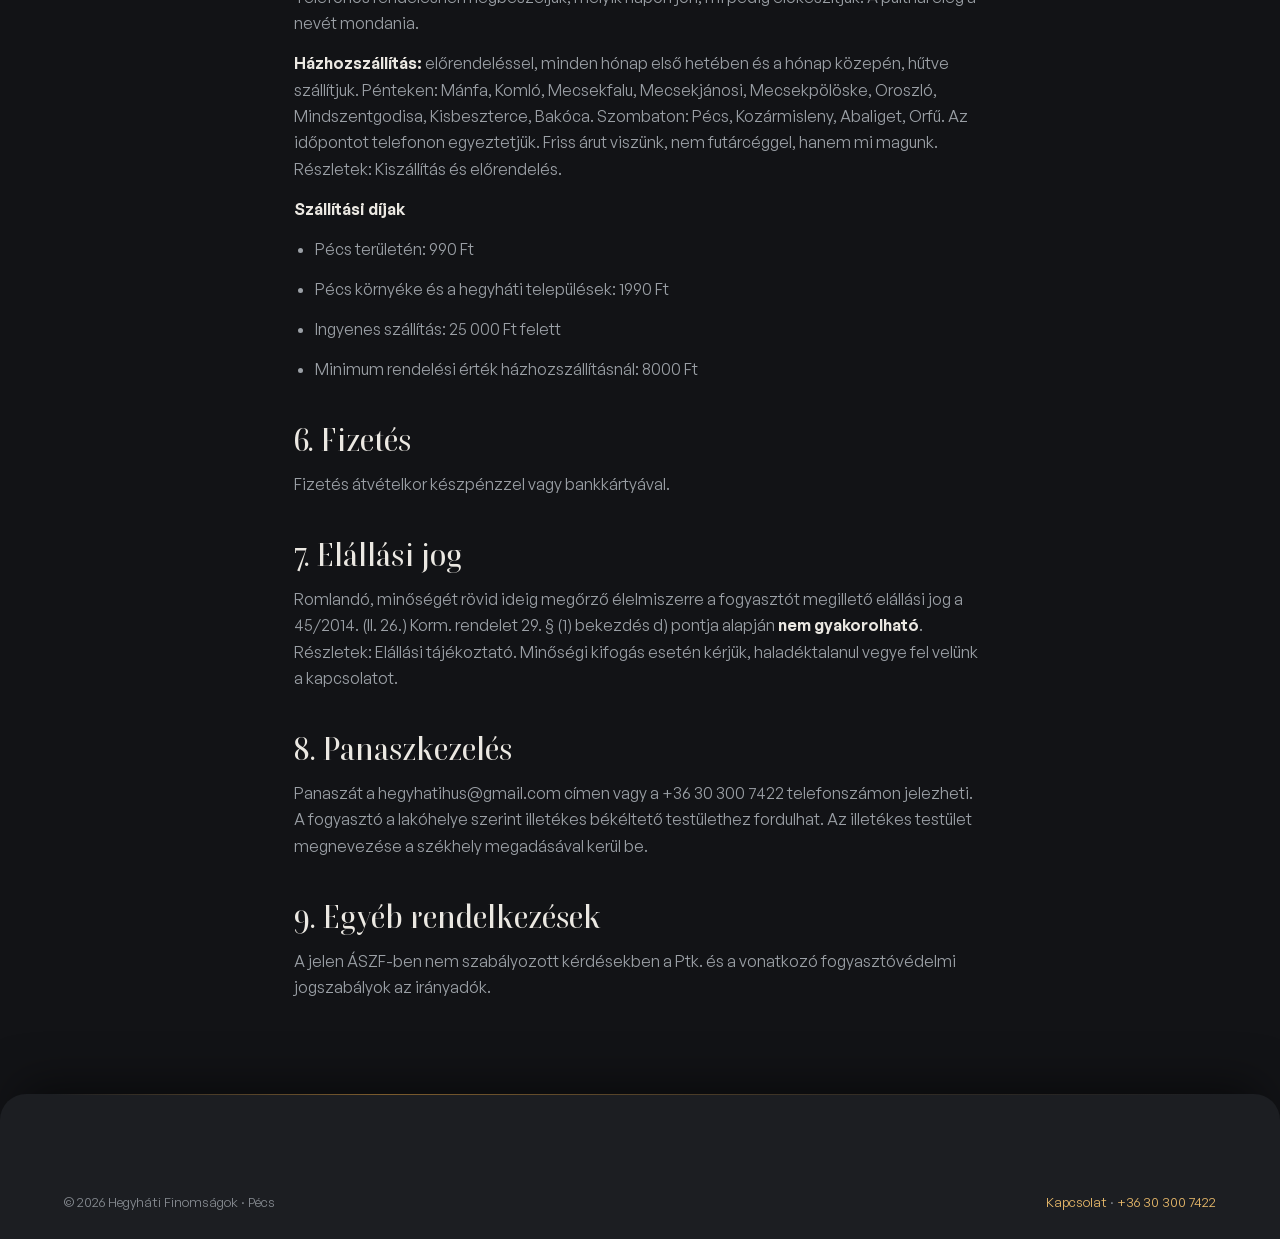
<file: aszf.html>
<!DOCTYPE html>
<html lang="hu">
<head>
<meta charset="UTF-8">
<meta name="viewport" content="width=device-width, initial-scale=1.0">
<script>document.documentElement.className += ' js';</script>
<title>Általános Szerződési Feltételek · Hegyháti Finomságok</title>
<meta name="robots" content="noindex,follow">
<link rel="icon" type="image/png" sizes="256x256" href="media/favicon.png">
<link rel="apple-touch-icon" href="media/apple-touch-icon.png">
<link rel="stylesheet" href="css/fonts.css">
<link rel="stylesheet" href="css/style.css">
<link rel="stylesheet" href="css/shop.css">
</head>
<body>

<div class="amb" aria-hidden="true"><div class="amb__vig"></div></div>

<!-- @nav -->
<nav class="nav" aria-label="Fő navigáció">
  <a href="index.html" class="nav__brand">
    <img class="nav__logo" src="media/logo-hegyhati.webp" alt="" width="42" height="42">
    <span><strong>Hegyháti</strong><small>Finomságok</small></span>
  </a>
  <div class="nav__links">
    <a href="index.html" class="nav__link">Főoldal</a>
    <a href="termekek.html" class="nav__link">Termékek</a>
    <a href="kiszallitas.html" class="nav__link">Kiszállítás</a>
    <a href="rolunk.html" class="nav__link">Történetünk</a>
    <a href="kapcsolat.html" class="nav__link">Kapcsolat</a>
  </div>
  <div class="nav__cta">
    <button class="burger" aria-label="Menü" aria-expanded="false"><span></span></button>
  </div>
</nav>
<!-- @/nav -->
<!-- @mnav -->
<div class="mnav">
  <a href="index.html">Főoldal</a>
  <a href="termekek.html">Termékek <small>36 finomság</small></a>
  <a href="kiszallitas.html">Kiszállítás</a>
  <a href="rolunk.html">Történetünk</a>
  <a href="kapcsolat.html">Kapcsolat</a>
  <div class="mnav__foot">
    Pécsi Vásárcsarnok, Pécs, Zólyom utca 4. · kedd-péntek 6:00-14:00 · szombat 6:00-12:00<br>
    <a href="tel:+36303007422">+36 30 300 7422</a>
  </div>
</div>
<!-- @/mnav -->

<main class="legal">
  <h1>Általános Szerződési Feltételek</h1>
  <p class="lead-date">Hatályos: 2026. szeptember 8-tól</p>
  <p class="minta-badge">A szolgáltató cégadatai (üzemeltető neve, nyilvántartási szám, adószám, székhely) kitöltésre várnak.</p>

  <h2>1. A szolgáltató adatai</h2>
  <p><strong>Üzlet:</strong> Pécsi Vásárcsarnok, Pécs, Zólyom utca 4. · <strong>E-mail:</strong> hegyhatihus@gmail.com · <strong>Telefon:</strong> +36 30 300 7422</p>
  <p><strong>Üzemeltető:</strong> kitöltésre vár (kistermelő) · <strong>Nyilvántartási szám:</strong> kitöltésre vár · <strong>Adószám:</strong> kitöltésre vár · <strong>Székhely:</strong> kitöltésre vár</p>

  <h2>2. A szerződés tárgya</h2>
  <p><!-- @ord aszf-targy -->Kistermelői húskészítményeink az üzletünkben vásárolhatók, valamint telefonon vagy e-mailben rendelhetők.<!-- @/ord --> A weboldalon feltüntetett árak bruttó, kilogrammra vetített árak (Ft/kg), a csomagolt termékeknél (zsír) darabárak (Ft/db). <strong>Minden feltüntetett ár tájékoztató jellegű.</strong></p>

  <h2>3. Mérlegelt áru, becsült ár</h2>
  <div class="legal-note"><p>Termékeink mérlegelt áruk: a feltüntetett árak tájékoztató jellegűek, <!-- @ord aszf-becsles -->a rendeléskor közölt összeg <strong>becslés</strong><!-- @/ord -->. Darabra vagy párra rendelt terméknél a becslés a tájékoztató darabsúlyon alapul. A pontos végösszeg a rendelés összekészítésekor, méréskor véglegesedik, amelyet átvétel előtt telefonon egyeztetünk a vásárlóval. A vásárló a mért végösszeg ismeretében erősíti meg a rendelést.</p></div>

  <h2>4. Rendelés menete</h2>
  <ol>
    <!-- @ord aszf-menet --><li>A rendelés leadása telefonon (+36 30 300 7422) vagy e-mailben (hegyhatihus@gmail.com): a termékek és a mennyiség megadása (súlyra, 0,25 kg lépésben, vagy darabra, párra, adott esetben csípős/csemege vagy szeletelési opcióval).</li>
    <li>Az átvételi mód (bolti átvétel vagy kiszállítás előrendeléssel) és a kapcsolattartási adatok megadása.</li>
    <li>Telefonos egyeztetés (súlyok, végösszeg, időpont), e-mailes rendelésnél visszahívással.</li><!-- @/ord -->
    <li>Átvétel és fizetés a 6. pont szerint.</li>
  </ol>

  <h2>5. Szállítás és átvétel</h2>
  <p>Átvétel az üzletünkben (Pécsi Vásárcsarnok, Pécs, Zólyom utca 4., keddtől péntekig 6:00-14:00, szombaton 6:00-12:00) díjmentesen, vagy házhozszállítás előrendeléssel, hűtve. A szállítási díjakat és a minimum rendelési értéket a <a href="szallitas.html">Szállítás és átvétel</a> oldal tartalmazza.</p>
  <p><strong>Ingyenes átvétel:</strong> Pécsi Vásárcsarnok · kedd-péntek 6:00-14:00 · szombat 6:00-12:00. <!-- @ord atvetel-nap -->Telefonos rendelésnél megbeszéljük, melyik napon jön, mi pedig előkészítjük. A pultnál elég a nevét mondania.<!-- @/ord --></p>
  <p><strong>Házhozszállítás:</strong> előrendeléssel, minden hónap első hetében és a hónap közepén, hűtve szállítjuk. Pénteken: Mánfa, Komló, Mecsekfalu, Mecsekjánosi, Mecsekpölöske, Oroszló, Mindszentgodisa, Kisbeszterce, Bakóca. Szombaton: Pécs, Kozármisleny, Abaliget, Orfű. Az időpontot telefonon egyeztetjük. Friss árut viszünk, nem futárcéggel, hanem mi magunk. Részletek: <a href="kiszallitas.html">Kiszállítás és előrendelés</a>.</p>
  <p><strong>Szállítási díjak</strong></p>
  <ul>
    <li>Pécs területén: 990 Ft</li>
    <li>Pécs környéke és a hegyháti települések: 1990 Ft</li>
    <li>Ingyenes szállítás: 25 000 Ft felett</li>
    <li>Minimum rendelési érték házhozszállításnál: 8000 Ft</li>
  </ul>

  <h2>6. Fizetés</h2>
  <p><!-- @ord aszf-fizetes -->Fizetés átvételkor készpénzzel vagy bankkártyával.<!-- @/ord --></p>

  <h2>7. Elállási jog</h2>
  <p>Romlandó, minőségét rövid ideig megőrző élelmiszerre a fogyasztót megillető elállási jog a 45/2014. (II. 26.) Korm. rendelet 29. § (1) bekezdés d) pontja alapján <strong>nem gyakorolható</strong>. Részletek: <a href="elallas.html">Elállási tájékoztató</a>. Minőségi kifogás esetén kérjük, haladéktalanul vegye fel velünk a kapcsolatot.</p>

  <h2>8. Panaszkezelés</h2>
  <p>Panaszát a hegyhatihus@gmail.com címen vagy a +36 30 300 7422 telefonszámon jelezheti. A fogyasztó a lakóhelye szerint illetékes békéltető testülethez fordulhat. Az illetékes testület megnevezése a székhely megadásával kerül be.</p>

  <h2>9. Egyéb rendelkezések</h2>
  <p>A jelen ÁSZF-ben nem szabályozott kérdésekben a Ptk. és a vonatkozó fogyasztóvédelmi jogszabályok az irányadók.</p>
</main>

<!-- @footer mini -->
<footer class="footer" style="margin-top:0">
  <div class="wrap">
    <div class="footer__bottom" style="border-top:0">
      <span>© 2026 Hegyháti Finomságok · Pécs</span>
      <span><a href="kapcsolat.html" style="color:var(--accent-soft)">Kapcsolat</a> · <a href="tel:+36303007422" style="color:var(--accent-soft)" class="num-tab">+36 30 300 7422</a></span>
    </div>
  </div>
</footer>
<!-- @/footer -->

<script src="js/vendor/lenis.min.js"></script>
<script src="js/config.js"></script>
<script src="js/data/products.js"></script>
<script src="js/main.js"></script>
<script src="js/shop/cart.js"></script>
<script src="js/shop/cart-drawer.js"></script>
</body>
</html>
</file>
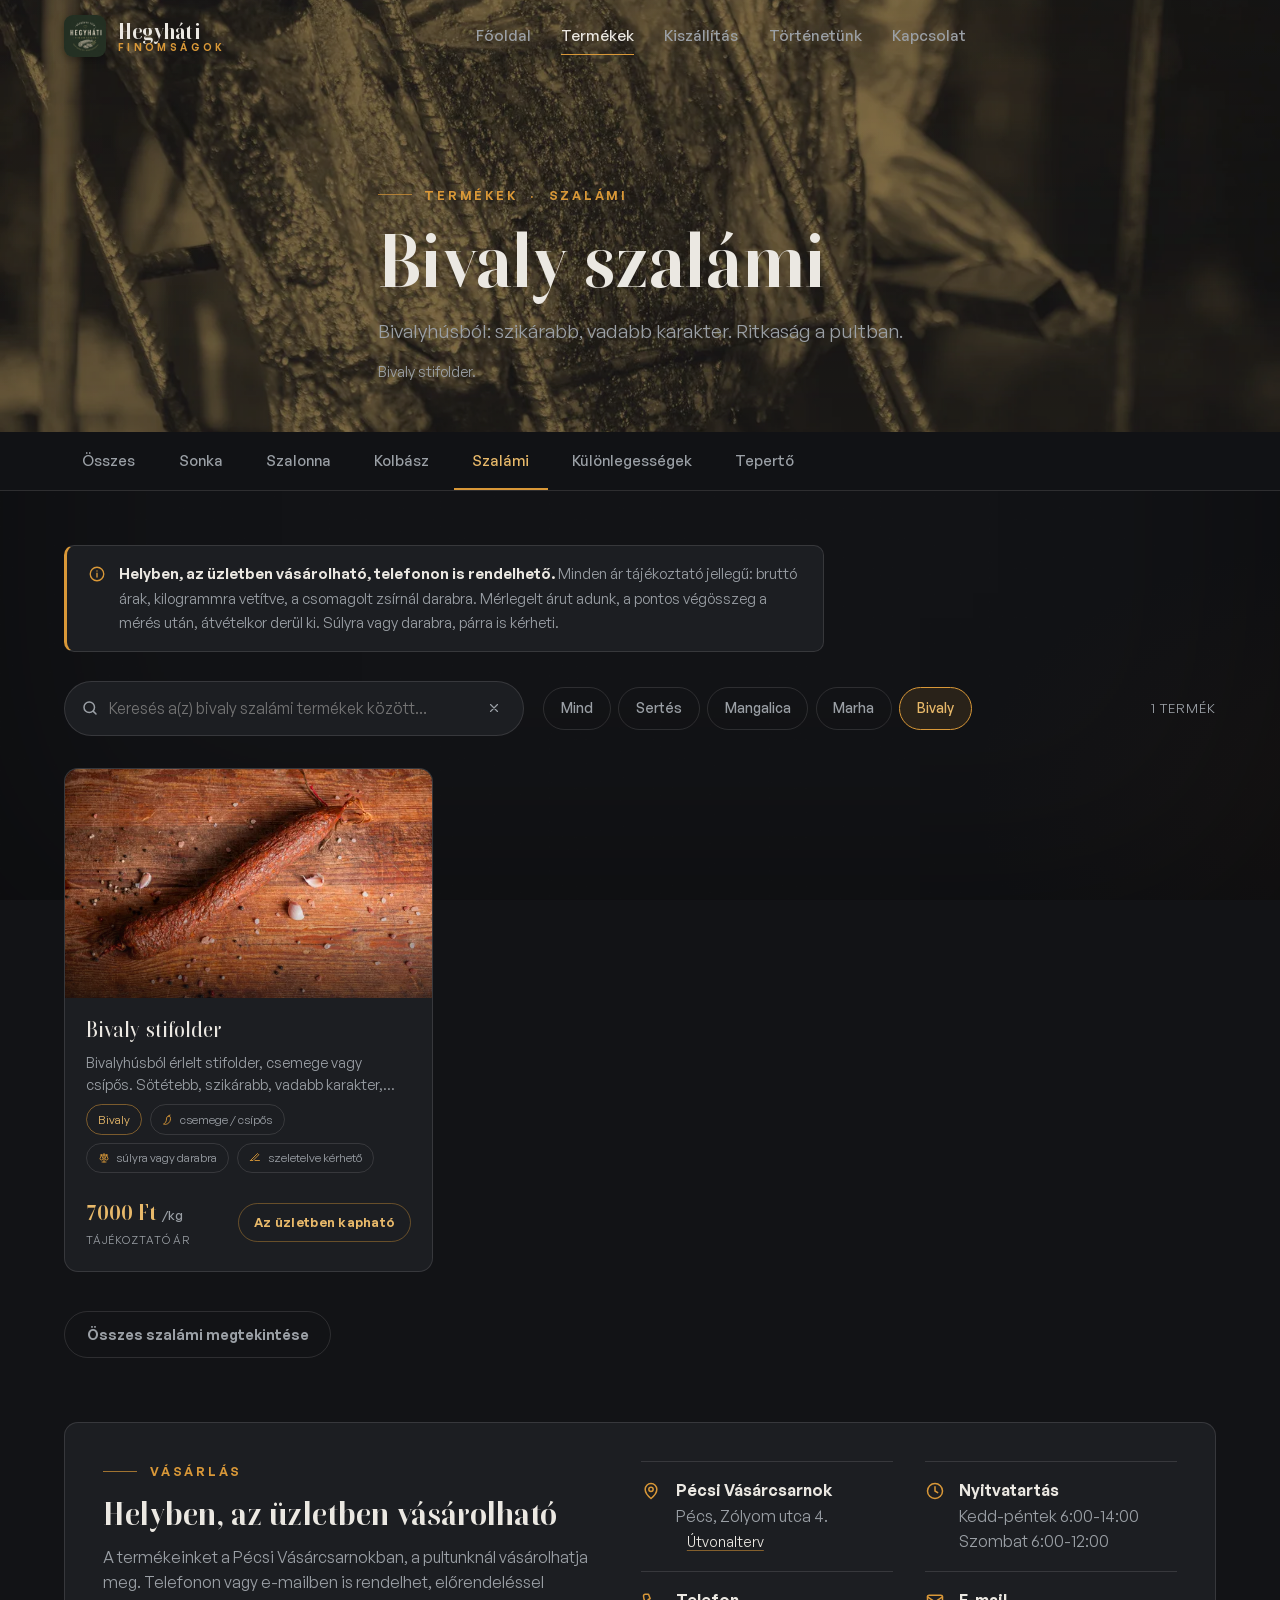
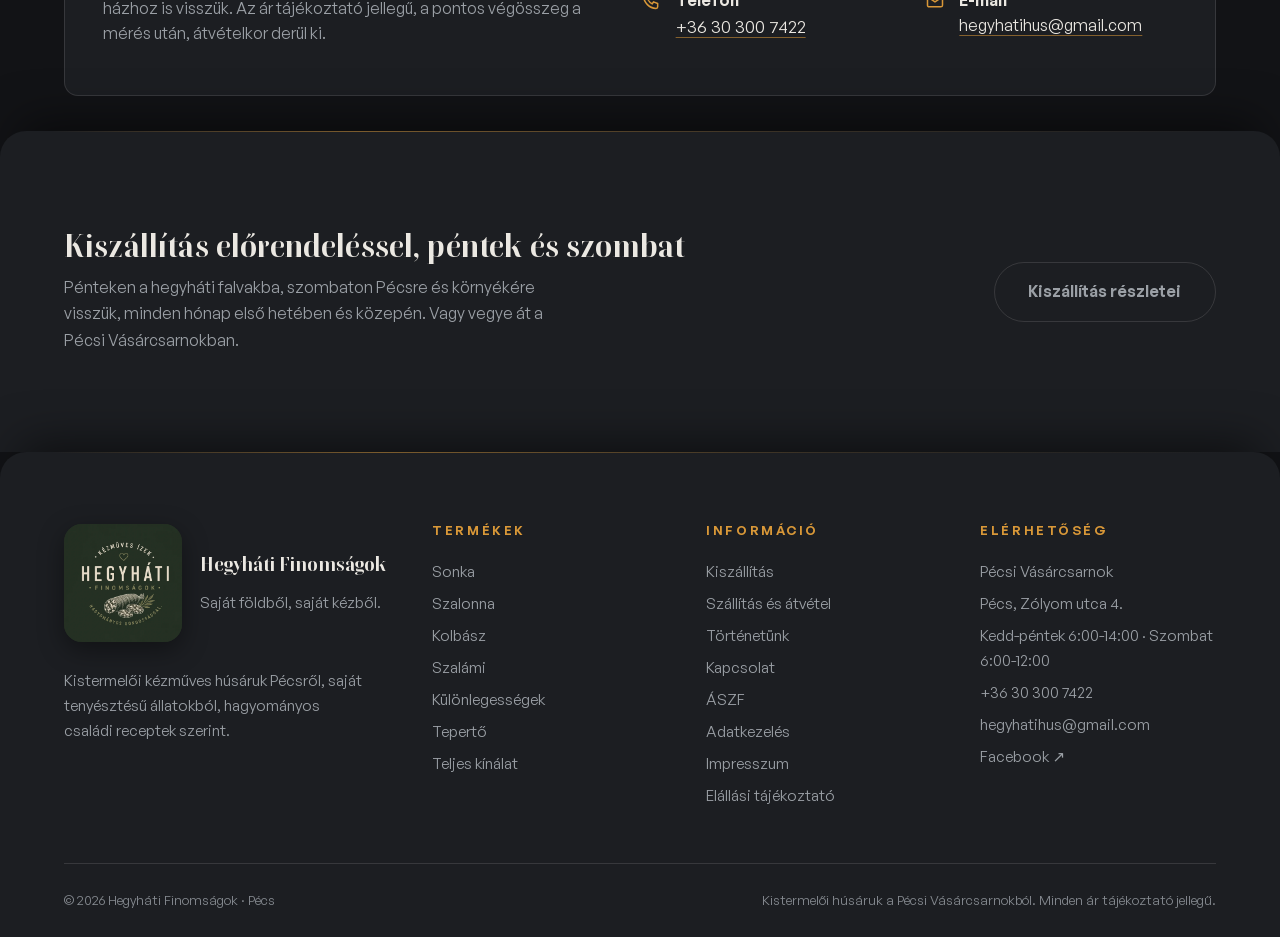
<file: bivaly-szalami.html>
<!DOCTYPE html>
<html lang="hu">
<head>
<meta charset="UTF-8">
<meta name="viewport" content="width=device-width, initial-scale=1.0">
<script>document.documentElement.className += ' js';</script>
<title>Bivaly szalámi · Hegyháti Finomságok</title>
<meta name="description" content="Bivaly szalámi a Hegyháti Finomságoktól, Pécsről: Bivaly stifolder. 1 termék, bruttó árak Ft/kg, tájékoztató jelleggel. Vásárlás helyben, a Pécsi Vásárcsarnokban, vagy rendelés telefonon, kiszállítás előrendeléssel.">
<link rel="canonical" href="https://hegyhatifinomsagok.com/bivaly-szalami">
<meta property="og:type" content="website">
<meta property="og:title" content="Bivaly szalámi · Hegyháti Finomságok">
<meta property="og:description" content="Bivaly szalámi a Hegyháti Finomságoktól, Pécsről: Bivaly stifolder. 1 termék, bruttó árak Ft/kg, tájékoztató jelleggel. Vásárlás helyben, a Pécsi Vásárcsarnokban, vagy rendelés telefonon, kiszállítás előrendeléssel.">
<meta property="og:image" content="https://hegyhatifinomsagok.com/media/products/bivaly-stifolder-v2-1.webp">
<meta property="og:url" content="https://hegyhatifinomsagok.com/bivaly-szalami">
<meta property="og:locale" content="hu_HU">
<meta name="twitter:card" content="summary_large_image">
<link rel="icon" type="image/png" sizes="256x256" href="media/favicon.png">
<link rel="apple-touch-icon" href="media/apple-touch-icon.png">
<link rel="stylesheet" href="css/fonts.css">
<link rel="stylesheet" href="css/style.css">
<link rel="stylesheet" href="css/shop.css">
</head>
<body>

<div class="amb" aria-hidden="true"><div class="amb__vig"></div></div>

<!-- @nav -->
<nav class="nav" aria-label="Fő navigáció">
  <a href="index.html" class="nav__brand">
    <img class="nav__logo" src="media/logo-hegyhati.webp" alt="" width="42" height="42">
    <span><strong>Hegyháti</strong><small>Finomságok</small></span>
  </a>
  <div class="nav__links">
    <a href="index.html" class="nav__link">Főoldal</a>
    <a href="termekek.html" class="nav__link" aria-current="page">Termékek</a>
    <a href="kiszallitas.html" class="nav__link">Kiszállítás</a>
    <a href="rolunk.html" class="nav__link">Történetünk</a>
    <a href="kapcsolat.html" class="nav__link">Kapcsolat</a>
  </div>
  <div class="nav__cta">
    <button class="burger" aria-label="Menü" aria-expanded="false"><span></span></button>
  </div>
</nav>
<!-- @/nav -->

<!-- @mnav -->
<div class="mnav">
  <a href="index.html">Főoldal</a>
  <a href="termekek.html">Termékek <small>36 finomság</small></a>
  <a href="kiszallitas.html">Kiszállítás</a>
  <a href="rolunk.html">Történetünk</a>
  <a href="kapcsolat.html">Kapcsolat</a>
  <div class="mnav__foot">
    Pécsi Vásárcsarnok, Pécs, Zólyom utca 4. · kedd-péntek 6:00-14:00 · szombat 6:00-12:00<br>
    <a href="tel:+36303007422">+36 30 300 7422</a>
  </div>
</div>
<!-- @/mnav -->

<header class="cat-hero">
  <div class="cat-hero__media"><img src="media/stock/kat-mangalica.webp" alt="" fetchpriority="high"></div>
  <div class="wrap">
    <p class="eyebrow"><a href="termekek.html">Termékek</a> · <a href="szalami.html">Szalámi</a></p>
    <h1 style="margin-top:1.1rem">Bivaly szalámi</h1>
    <p class="lead">Bivalyhúsból: szikárabb, vadabb karakter. Ritkaság a pultban.</p>
    <p style="margin-top:.8rem;color:var(--muted);font-size:.92rem">Bivaly stifolder.</p>
  </div>
</header>

<div class="tabs-wrap" style="margin-top:0"><div class="tabs" id="shopTabs"></div></div>

<main class="wrap" style="padding-block:1.6rem 5rem">
  <div class="price-note" style="margin-top:1.8rem">
    <svg viewBox="0 0 24 24" fill="none" stroke-width="1.8" stroke-linecap="round"><circle cx="12" cy="12" r="9"/><path d="M12 8h.01M12 11v5"/></svg>
    <span><strong>Helyben, az üzletben vásárolható, telefonon is rendelhető.</strong> Minden ár tájékoztató jellegű: bruttó árak, kilogrammra vetítve, a csomagolt zsírnál darabra. Mérlegelt árut adunk, a pontos végösszeg a mérés után, átvételkor derül ki. Súlyra vagy darabra, párra is kérheti.</span>
  </div>
  <div id="shopTools"></div>
  <div id="shopRoot" data-cat="szalami" data-animal="bivaly" style="margin-top:2rem">
    <noscript><p style="padding:3rem 0;color:var(--muted)">Bivaly szalámi: Bivaly stifolder. A terméklistához JavaScript szükséges. A termékek helyben, a Pécsi Vásárcsarnokban vásárolhatók. Árlistánkért hívjon minket: +36 30 300 7422.</p></noscript>
  </div>
  <p style="margin-top:2.4rem"><a href="szalami.html" class="btn btn--ghost btn--sm" data-magnet>Összes szalámi megtekintése</a></p>
  <section class="instore instore--wide" aria-labelledby="instoreTitle"><div class="instore__head"><p class="eyebrow">Vásárlás</p><h2 class="instore__title" id="instoreTitle">Helyben, az üzletben vásárolható</h2><p class="instore__lead">A termékeinket a Pécsi Vásárcsarnokban, a pultunknál vásárolhatja meg. Telefonon vagy e-mailben is rendelhet, előrendeléssel házhoz is visszük. Az ár tájékoztató jellegű, a pontos végösszeg a mérés után, átvételkor derül ki.</p></div><ul class="instore__rows"><li><svg viewBox="0 0 24 24" fill="none" stroke-width="1.8" stroke-linecap="round" aria-hidden="true"><path d="M12 21s-7-5.5-7-11a7 7 0 0 1 14 0c0 5.5-7 11-7 11Z"/><circle cx="12" cy="10" r="2.6"/></svg><span><strong>Pécsi Vásárcsarnok</strong>Pécs, Zólyom utca 4.<a class="instore__aux" href="https://www.google.com/maps/search/?api=1&query=P%C3%A9cs%2C+Z%C3%B3lyom+utca+4." target="_blank" rel="noopener">Útvonalterv</a></span></li><li><svg viewBox="0 0 24 24" fill="none" stroke-width="1.8" stroke-linecap="round" aria-hidden="true"><circle cx="12" cy="12" r="9"/><path d="M12 7v5l3.2 2"/></svg><span><strong>Nyitvatartás</strong>Kedd-péntek 6:00-14:00<br>Szombat 6:00-12:00</span></li><li><svg viewBox="0 0 24 24" fill="none" stroke-width="1.8" stroke-linecap="round" stroke-linejoin="round" aria-hidden="true"><path d="M5 4h4l2 5-2.5 1.5a12 12 0 0 0 5 5L15 13l5 2v4a2 2 0 0 1-2 2A16 16 0 0 1 3 6a2 2 0 0 1 2-2Z"/></svg><span><strong>Telefon</strong><a class="num-tab" href="tel:+36303007422">+36 30 300 7422</a></span></li><li><svg viewBox="0 0 24 24" fill="none" stroke-width="1.8" stroke-linecap="round" aria-hidden="true"><rect x="3" y="5" width="18" height="14" rx="2"/><path d="M3 7l9 6 9-6"/></svg><span><strong>E-mail</strong><a href="mailto:hegyhatihus@gmail.com">hegyhatihus@gmail.com</a></span></li></ul></section>
</main>

<section class="lip">
  <div class="wrap" style="display:flex;flex-wrap:wrap;align-items:center;justify-content:space-between;gap:2rem">
    <div>
      <h2 style="font-size:var(--step-2)" data-reveal>Kiszállítás előrendeléssel, péntek és szombat</h2>
      <p style="color:var(--muted);margin-top:.7rem;max-width:52ch" data-reveal>Pénteken a hegyháti falvakba, szombaton Pécsre és környékére visszük, minden hónap első hetében és közepén. Vagy vegye át a Pécsi Vásárcsarnokban.</p>
    </div>
    <a href="kiszallitas.html" class="btn btn--ghost" data-magnet>Kiszállítás részletei</a>
  </div>
</section>

<!-- @footer full -->
<footer class="footer" style="margin-top:0">
  <div class="wrap">
    <div class="footer__grid" style="padding-top:0">
      <div>
        <div class="footer__brandline">
          <div class="stamp"><img src="media/logo-hegyhati.webp" alt="Hegyháti Finomságok logó" width="118" height="118"></div>
          <div>
            <strong style="font-family:var(--font-display);font-size:1.25rem">Hegyháti Finomságok</strong>
            <p style="margin-top:.3rem">Saját földből, saját kézből.</p>
          </div>
        </div>
        <p style="margin-top:1.4rem;max-width:34ch">Kistermelői kézműves húsáruk Pécsről, saját tenyésztésű állatokból, hagyományos családi receptek szerint.</p>
      </div>
      <div>
        <h4>Termékek</h4>
        <a href="sonka.html">Sonka</a>
        <a href="szalonna.html">Szalonna</a>
        <a href="kolbasz.html">Kolbász</a>
        <a href="szalami.html">Szalámi</a>
        <a href="kulonlegessegek.html">Különlegességek</a>
        <a href="teperto.html">Tepertő</a>
        <a href="termekek.html">Teljes kínálat</a>
      </div>
      <div>
        <h4>Információ</h4>
        <a href="kiszallitas.html">Kiszállítás</a>
        <a href="szallitas.html">Szállítás és átvétel</a>
        <a href="rolunk.html">Történetünk</a>
        <a href="kapcsolat.html">Kapcsolat</a>
        <a href="aszf.html">ÁSZF</a>
        <a href="adatkezeles.html">Adatkezelés</a>
        <a href="impresszum.html">Impresszum</a>
        <a href="elallas.html">Elállási tájékoztató</a>
      </div>
      <div>
        <h4>Elérhetőség</h4>
        <p>Pécsi Vásárcsarnok</p>
        <p>Pécs, Zólyom utca 4.</p>
        <p>Kedd-péntek 6:00-14:00 · Szombat 6:00-12:00</p>
        <a href="tel:+36303007422" class="num-tab">+36 30 300 7422</a>
        <a href="mailto:hegyhatihus@gmail.com">hegyhatihus@gmail.com</a>
        <a href="https://www.facebook.com/hegyhatifinomsagok" target="_blank" rel="noopener">Facebook ↗</a>
      </div>
    </div>
    <div class="footer__bottom">
      <span>© 2026 Hegyháti Finomságok · Pécs</span>
      <span>Kistermelői húsáruk a Pécsi Vásárcsarnokból. Minden ár tájékoztató jellegű.</span>
    </div>
  </div>
</footer>
<!-- @/footer -->

<script src="js/vendor/gsap.min.js"></script>
<script src="js/vendor/ScrollTrigger.min.js"></script>
<script src="js/vendor/lenis.min.js"></script>
<script src="js/config.js"></script>
<script src="js/data/products.js"></script>
<script src="js/main.js"></script>
<script src="js/shop/cart.js"></script>
<script src="js/shop/cart-drawer.js"></script>
<script src="js/shop/catalog.js"></script>
<script src="js/shop/shop-page.js"></script>
</body>
</html>
</file>
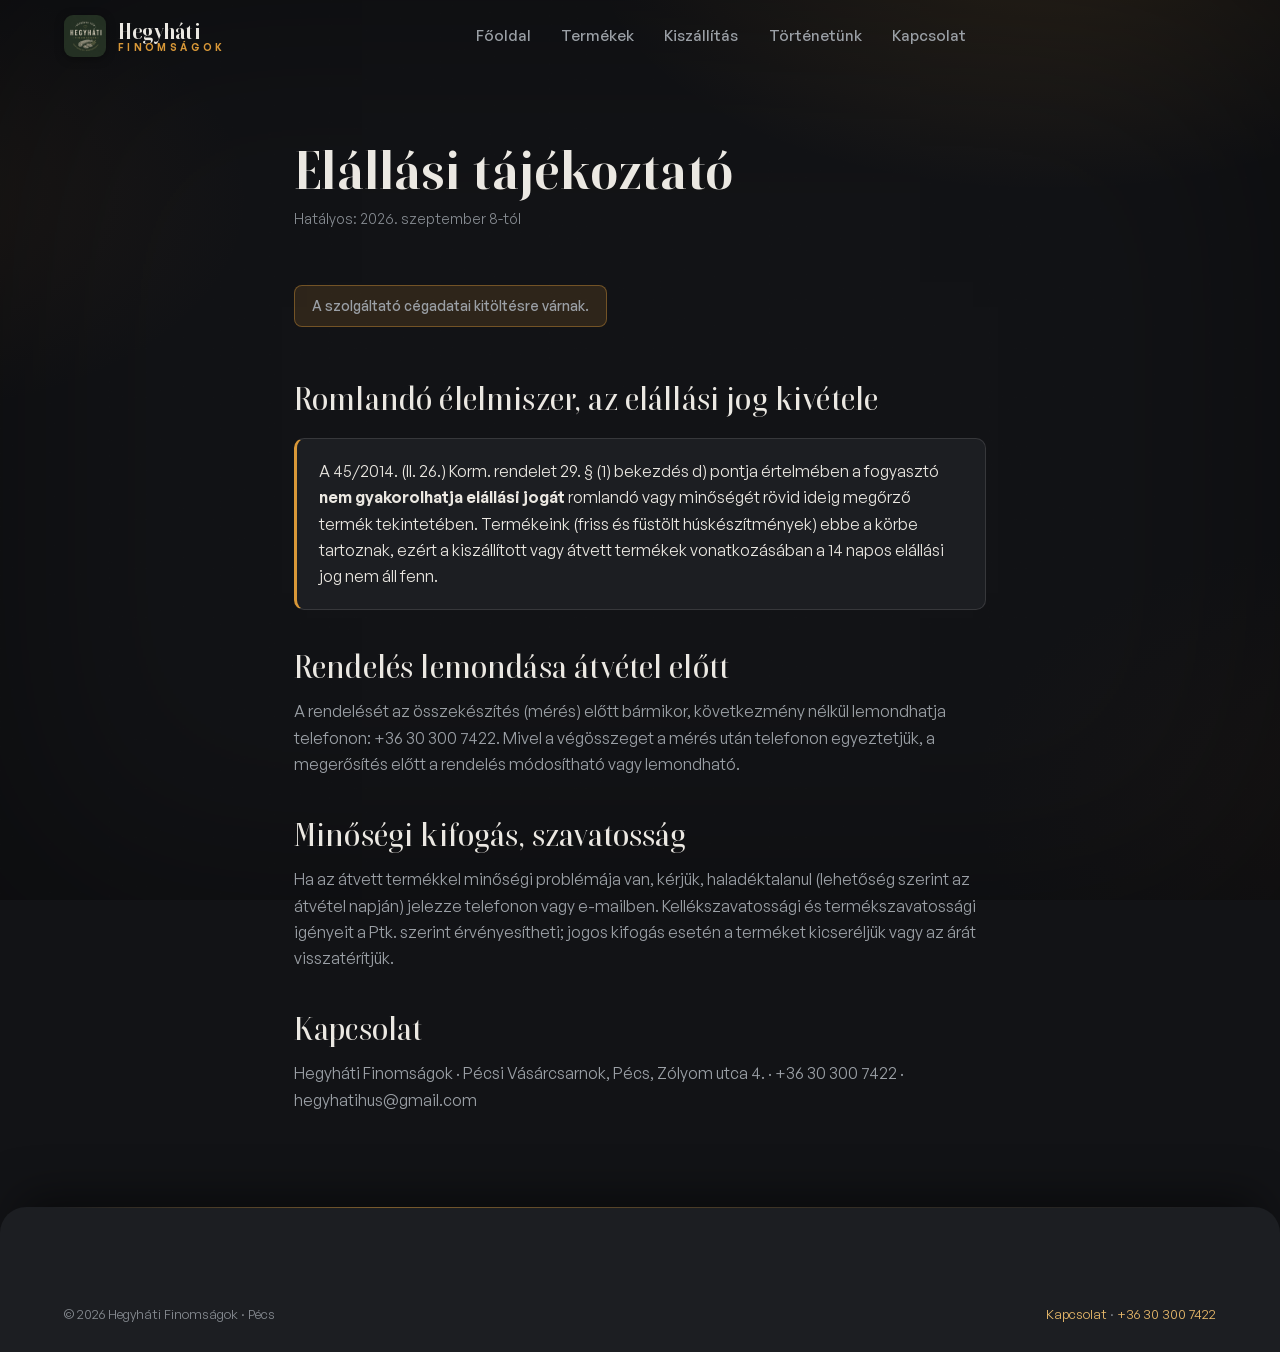
<file: elallas.html>
<!DOCTYPE html>
<html lang="hu">
<head>
<meta charset="UTF-8">
<meta name="viewport" content="width=device-width, initial-scale=1.0">
<script>document.documentElement.className += ' js';</script>
<title>Elállási tájékoztató · Hegyháti Finomságok</title>
<meta name="robots" content="noindex,follow">
<link rel="icon" type="image/png" sizes="256x256" href="media/favicon.png">
<link rel="apple-touch-icon" href="media/apple-touch-icon.png">
<link rel="stylesheet" href="css/fonts.css">
<link rel="stylesheet" href="css/style.css">
<link rel="stylesheet" href="css/shop.css">
</head>
<body>

<div class="amb" aria-hidden="true"><div class="amb__vig"></div></div>

<!-- @nav -->
<nav class="nav" aria-label="Fő navigáció">
  <a href="index.html" class="nav__brand">
    <img class="nav__logo" src="media/logo-hegyhati.webp" alt="" width="42" height="42">
    <span><strong>Hegyháti</strong><small>Finomságok</small></span>
  </a>
  <div class="nav__links">
    <a href="index.html" class="nav__link">Főoldal</a>
    <a href="termekek.html" class="nav__link">Termékek</a>
    <a href="kiszallitas.html" class="nav__link">Kiszállítás</a>
    <a href="rolunk.html" class="nav__link">Történetünk</a>
    <a href="kapcsolat.html" class="nav__link">Kapcsolat</a>
  </div>
  <div class="nav__cta">
    <button class="burger" aria-label="Menü" aria-expanded="false"><span></span></button>
  </div>
</nav>
<!-- @/nav -->
<!-- @mnav -->
<div class="mnav">
  <a href="index.html">Főoldal</a>
  <a href="termekek.html">Termékek <small>36 finomság</small></a>
  <a href="kiszallitas.html">Kiszállítás</a>
  <a href="rolunk.html">Történetünk</a>
  <a href="kapcsolat.html">Kapcsolat</a>
  <div class="mnav__foot">
    Pécsi Vásárcsarnok, Pécs, Zólyom utca 4. · kedd-péntek 6:00-14:00 · szombat 6:00-12:00<br>
    <a href="tel:+36303007422">+36 30 300 7422</a>
  </div>
</div>
<!-- @/mnav -->

<main class="legal">
  <h1>Elállási tájékoztató</h1>
  <p class="lead-date">Hatályos: 2026. szeptember 8-tól</p>
  <p class="minta-badge">A szolgáltató cégadatai kitöltésre várnak.</p>

  <h2>Romlandó élelmiszer, az elállási jog kivétele</h2>
  <div class="legal-note"><p>A 45/2014. (II. 26.) Korm. rendelet 29. § (1) bekezdés d) pontja értelmében a fogyasztó <strong>nem gyakorolhatja elállási jogát</strong> romlandó vagy minőségét rövid ideig megőrző termék tekintetében. <!-- @ord ela-termekek -->Termékeink (friss és füstölt húskészítmények)<!-- @/ord --> ebbe a körbe tartoznak, ezért a kiszállított vagy átvett termékek vonatkozásában a 14 napos elállási jog nem áll fenn.</p></div>

  <h2>Rendelés lemondása átvétel előtt</h2>
  <p>A rendelését az összekészítés (mérés) előtt bármikor, következmény nélkül lemondhatja telefonon: +36 30 300 7422. Mivel a végösszeget a mérés után telefonon egyeztetjük, a megerősítés előtt a rendelés módosítható vagy lemondható.</p>

  <h2>Minőségi kifogás, szavatosság</h2>
  <p>Ha az átvett termékkel minőségi problémája van, kérjük, haladéktalanul (lehetőség szerint az átvétel napján) jelezze telefonon vagy e-mailben. Kellékszavatossági és termékszavatossági igényeit a Ptk. szerint érvényesítheti; jogos kifogás esetén a terméket kicseréljük vagy az árát visszatérítjük.</p>

  <h2>Kapcsolat</h2>
  <p>Hegyháti Finomságok · Pécsi Vásárcsarnok, Pécs, Zólyom utca 4. · +36 30 300 7422 · hegyhatihus@gmail.com</p>
</main>

<!-- @footer mini -->
<footer class="footer" style="margin-top:0">
  <div class="wrap">
    <div class="footer__bottom" style="border-top:0">
      <span>© 2026 Hegyháti Finomságok · Pécs</span>
      <span><a href="kapcsolat.html" style="color:var(--accent-soft)">Kapcsolat</a> · <a href="tel:+36303007422" style="color:var(--accent-soft)" class="num-tab">+36 30 300 7422</a></span>
    </div>
  </div>
</footer>
<!-- @/footer -->

<script src="js/vendor/lenis.min.js"></script>
<script src="js/config.js"></script>
<script src="js/data/products.js"></script>
<script src="js/main.js"></script>
<script src="js/shop/cart.js"></script>
<script src="js/shop/cart-drawer.js"></script>
</body>
</html>
</file>
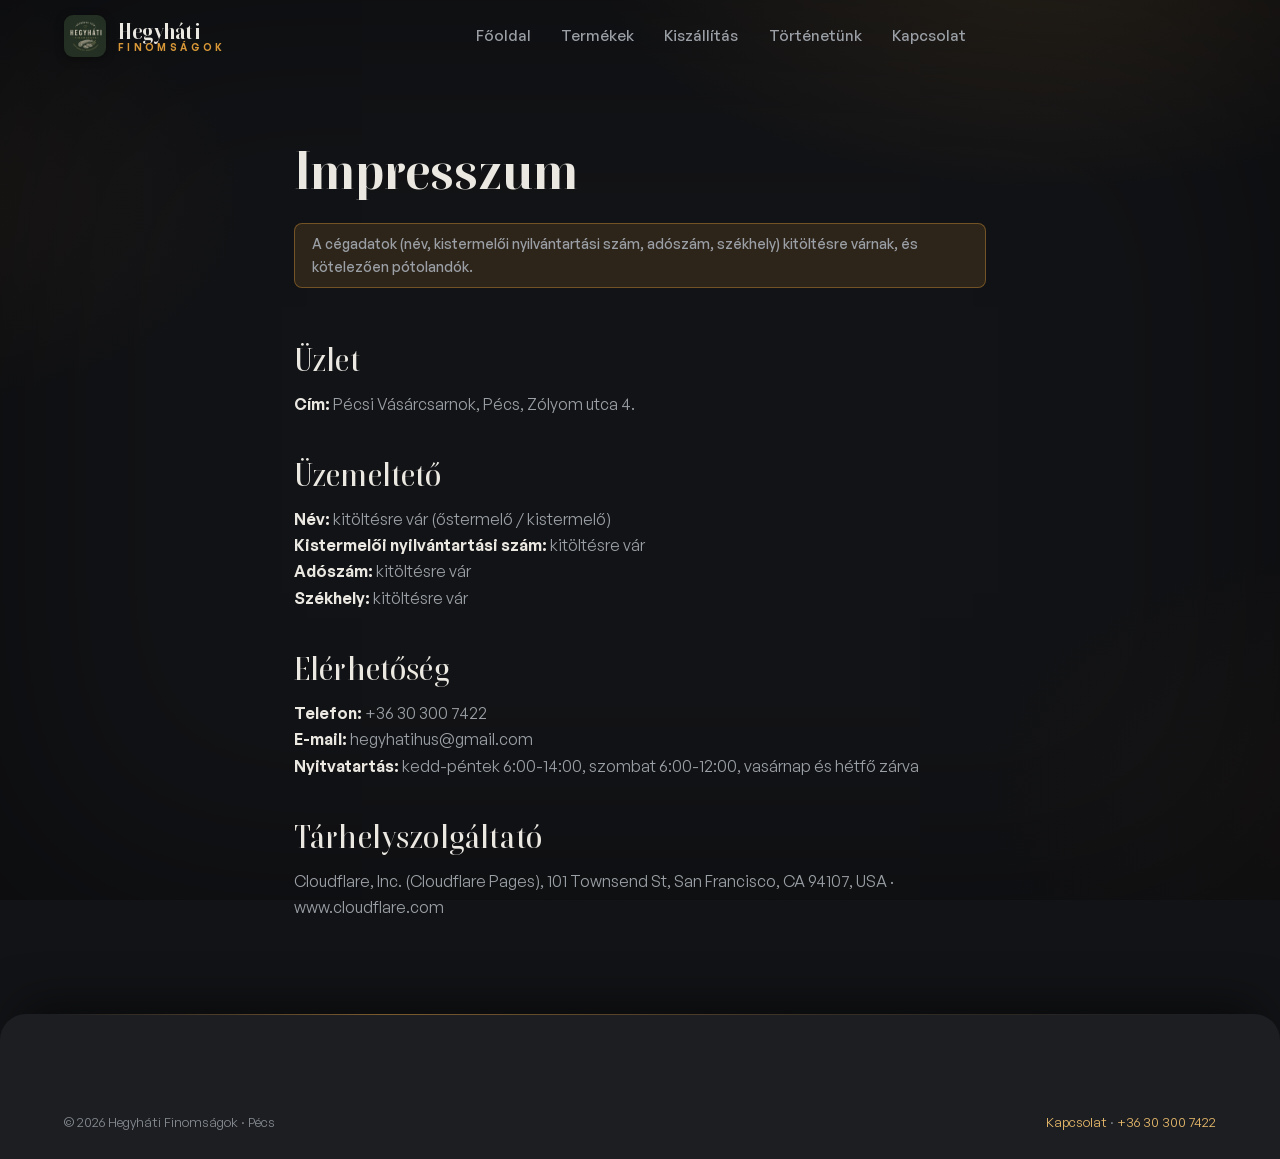
<file: impresszum.html>
<!DOCTYPE html>
<html lang="hu">
<head>
<meta charset="UTF-8">
<meta name="viewport" content="width=device-width, initial-scale=1.0">
<script>document.documentElement.className += ' js';</script>
<title>Impresszum · Hegyháti Finomságok</title>
<meta name="robots" content="noindex,follow">
<link rel="icon" type="image/png" sizes="256x256" href="media/favicon.png">
<link rel="apple-touch-icon" href="media/apple-touch-icon.png">
<link rel="stylesheet" href="css/fonts.css">
<link rel="stylesheet" href="css/style.css">
<link rel="stylesheet" href="css/shop.css">
</head>
<body>

<div class="amb" aria-hidden="true"><div class="amb__vig"></div></div>

<!-- @nav -->
<nav class="nav" aria-label="Fő navigáció">
  <a href="index.html" class="nav__brand">
    <img class="nav__logo" src="media/logo-hegyhati.webp" alt="" width="42" height="42">
    <span><strong>Hegyháti</strong><small>Finomságok</small></span>
  </a>
  <div class="nav__links">
    <a href="index.html" class="nav__link">Főoldal</a>
    <a href="termekek.html" class="nav__link">Termékek</a>
    <a href="kiszallitas.html" class="nav__link">Kiszállítás</a>
    <a href="rolunk.html" class="nav__link">Történetünk</a>
    <a href="kapcsolat.html" class="nav__link">Kapcsolat</a>
  </div>
  <div class="nav__cta">
    <button class="burger" aria-label="Menü" aria-expanded="false"><span></span></button>
  </div>
</nav>
<!-- @/nav -->
<!-- @mnav -->
<div class="mnav">
  <a href="index.html">Főoldal</a>
  <a href="termekek.html">Termékek <small>36 finomság</small></a>
  <a href="kiszallitas.html">Kiszállítás</a>
  <a href="rolunk.html">Történetünk</a>
  <a href="kapcsolat.html">Kapcsolat</a>
  <div class="mnav__foot">
    Pécsi Vásárcsarnok, Pécs, Zólyom utca 4. · kedd-péntek 6:00-14:00 · szombat 6:00-12:00<br>
    <a href="tel:+36303007422">+36 30 300 7422</a>
  </div>
</div>
<!-- @/mnav -->

<main class="legal">
  <h1>Impresszum</h1>
  <p class="minta-badge">A cégadatok (név, kistermelői nyilvántartási szám, adószám, székhely) <!-- @ord imp-minta -->kitöltésre várnak, és kötelezően pótolandók.<!-- @/ord --></p>

  <h2>Üzlet</h2>
  <p><strong>Cím:</strong> Pécsi Vásárcsarnok, Pécs, Zólyom utca 4.</p>

  <h2>Üzemeltető</h2>
  <p><strong>Név:</strong> kitöltésre vár (őstermelő / kistermelő)<br>
  <strong>Kistermelői nyilvántartási szám:</strong> kitöltésre vár<br>
  <strong>Adószám:</strong> kitöltésre vár<br>
  <strong>Székhely:</strong> kitöltésre vár</p>

  <h2>Elérhetőség</h2>
  <p><strong>Telefon:</strong> +36 30 300 7422<br>
  <strong>E-mail:</strong> hegyhatihus@gmail.com<br>
  <strong>Nyitvatartás:</strong> kedd-péntek 6:00-14:00, szombat 6:00-12:00, vasárnap és hétfő zárva</p>

  <h2>Tárhelyszolgáltató</h2>
  <p>Cloudflare, Inc. (Cloudflare Pages), 101 Townsend St, San Francisco, CA 94107, USA · www.cloudflare.com</p>
</main>

<!-- @footer mini -->
<footer class="footer" style="margin-top:0">
  <div class="wrap">
    <div class="footer__bottom" style="border-top:0">
      <span>© 2026 Hegyháti Finomságok · Pécs</span>
      <span><a href="kapcsolat.html" style="color:var(--accent-soft)">Kapcsolat</a> · <a href="tel:+36303007422" style="color:var(--accent-soft)" class="num-tab">+36 30 300 7422</a></span>
    </div>
  </div>
</footer>
<!-- @/footer -->

<script src="js/vendor/lenis.min.js"></script>
<script src="js/config.js"></script>
<script src="js/data/products.js"></script>
<script src="js/main.js"></script>
<script src="js/shop/cart.js"></script>
<script src="js/shop/cart-drawer.js"></script>
</body>
</html>
</file>
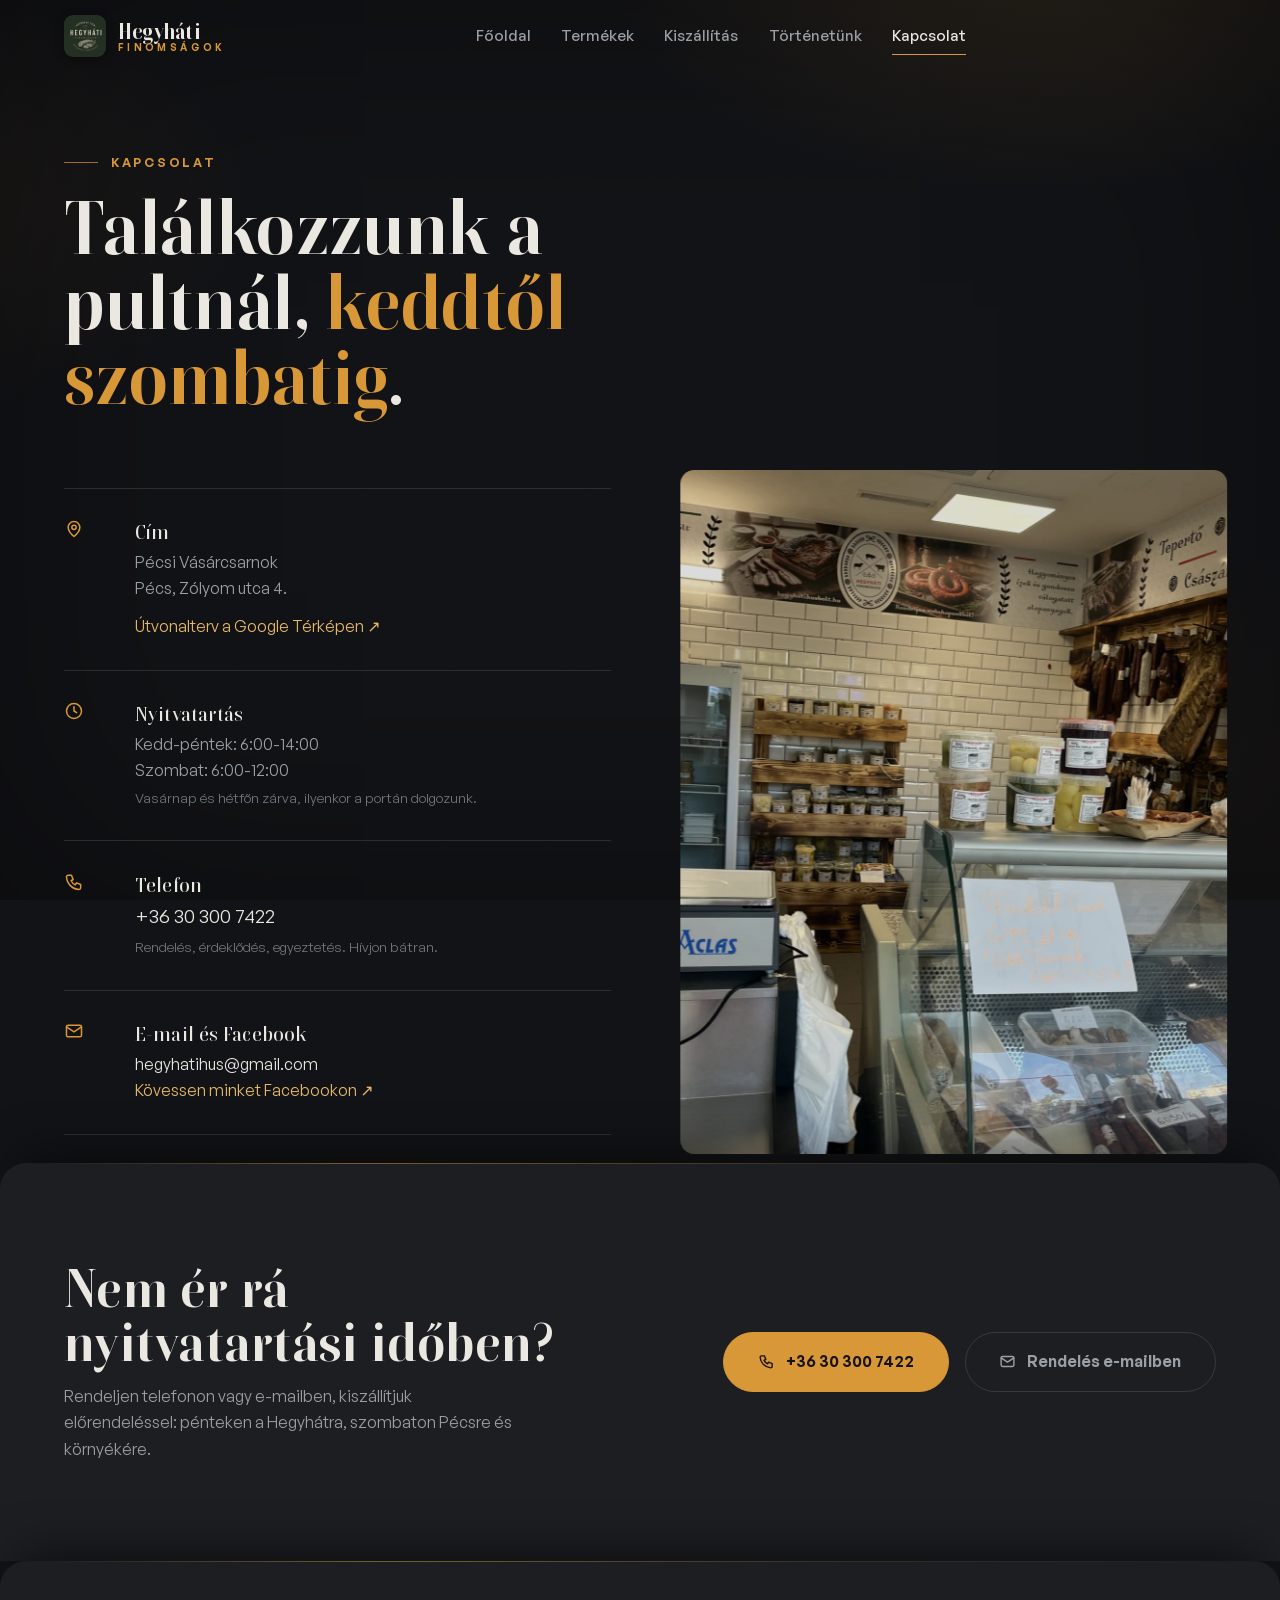
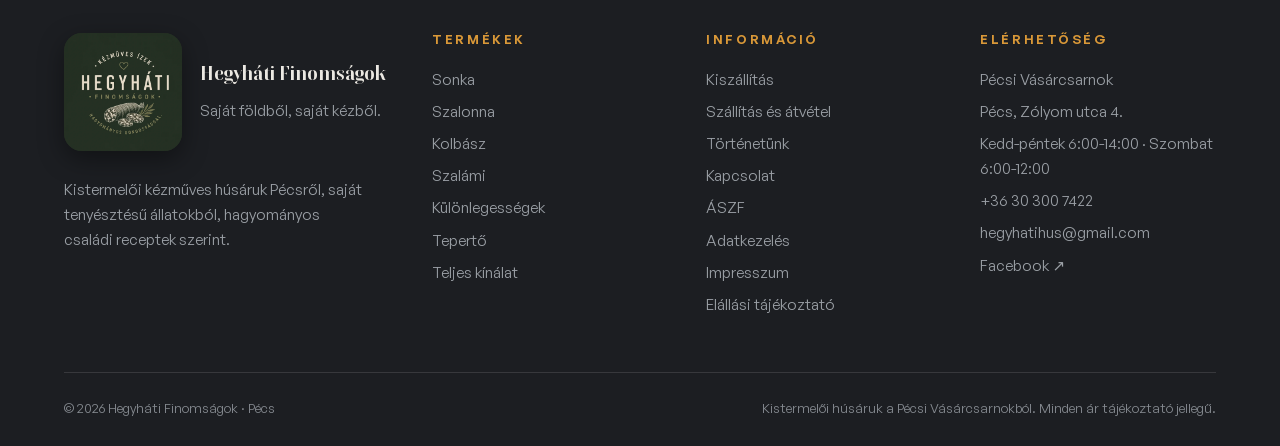
<file: kapcsolat.html>
<!DOCTYPE html>
<html lang="hu">
<head>
<meta charset="UTF-8">
<meta name="viewport" content="width=device-width, initial-scale=1.0">
<script>document.documentElement.className += ' js';</script>
<title>Kapcsolat · Hegyháti Finomságok</title>
<meta name="description" content="Hegyháti Finomságok üzlet a Pécsi Vásárcsarnokban, Pécs, Zólyom utca 4. Nyitva: keddtől péntekig 6:00-14:00, szombaton 6:00-12:00. Telefon: +36 30 300 7422.">
<link rel="canonical" href="https://hegyhatifinomsagok.com/kapcsolat">
<meta property="og:type" content="website">
<meta property="og:title" content="Kapcsolat · Hegyháti Finomságok">
<meta property="og:description" content="Üzletünk a Pécsi Vásárcsarnokban, Pécs, Zólyom utca 4. · kedd-péntek 6:00-14:00, szombat 6:00-12:00 · +36 30 300 7422">
<meta property="og:image" content="https://hegyhatifinomsagok.com/media/stock/og-image.jpg">
<meta property="og:locale" content="hu_HU">
<link rel="icon" type="image/png" sizes="256x256" href="media/favicon.png">
<link rel="apple-touch-icon" href="media/apple-touch-icon.png">
<link rel="stylesheet" href="css/fonts.css">
<link rel="stylesheet" href="css/style.css">
<link rel="stylesheet" href="css/shop.css">
</head>
<body>

<div class="amb" aria-hidden="true"><div class="amb__vig"></div></div>

<!-- @nav -->
<nav class="nav" aria-label="Fő navigáció">
  <a href="index.html" class="nav__brand">
    <img class="nav__logo" src="media/logo-hegyhati.webp" alt="" width="42" height="42">
    <span><strong>Hegyháti</strong><small>Finomságok</small></span>
  </a>
  <div class="nav__links">
    <a href="index.html" class="nav__link">Főoldal</a>
    <a href="termekek.html" class="nav__link">Termékek</a>
    <a href="kiszallitas.html" class="nav__link">Kiszállítás</a>
    <a href="rolunk.html" class="nav__link">Történetünk</a>
    <a href="kapcsolat.html" class="nav__link" aria-current="page">Kapcsolat</a>
  </div>
  <div class="nav__cta">
    <button class="burger" aria-label="Menü" aria-expanded="false"><span></span></button>
  </div>
</nav>
<!-- @/nav -->

<!-- @mnav -->
<div class="mnav">
  <a href="index.html">Főoldal</a>
  <a href="termekek.html">Termékek <small>36 finomság</small></a>
  <a href="kiszallitas.html">Kiszállítás</a>
  <a href="rolunk.html">Történetünk</a>
  <a href="kapcsolat.html">Kapcsolat</a>
  <div class="mnav__foot">
    Pécsi Vásárcsarnok, Pécs, Zólyom utca 4. · kedd-péntek 6:00-14:00 · szombat 6:00-12:00<br>
    <a href="tel:+36303007422">+36 30 300 7422</a>
  </div>
</div>
<!-- @/mnav -->

<header style="padding-top:9.5rem" class="wrap">
  <p class="eyebrow">Kapcsolat</p>
  <h1 class="hours__big" style="margin-top:1.1rem">Találkozzunk a pultnál, <em>keddtől szombatig</em>.</h1>
</header>

<section class="wrap" style="padding-block:3.4rem">
  <div class="split">
    <div data-reveal>
      <div class="vrows">
        <div class="vrow" style="grid-template-columns:auto 1fr">
          <span class="vrow__idx">
            <svg viewBox="0 0 24 24" fill="none" stroke-width="1.8" stroke-linecap="round" style="width:20px;height:20px;stroke:var(--accent)"><path d="M12 21s-7-5.5-7-11a7 7 0 0 1 14 0c0 5.5-7 11-7 11Z"/><circle cx="12" cy="10" r="2.6"/></svg>
          </span>
          <div>
            <h3 class="vrow__title" style="font-size:1.3rem">Cím</h3>
            <p class="vrow__desc" style="margin-top:.4rem">Pécsi Vásárcsarnok<br>Pécs, Zólyom utca 4.</p>
            <a href="https://www.google.com/maps/search/?api=1&query=P%C3%A9cs%2C+Z%C3%B3lyom+utca+4." target="_blank" rel="noopener" style="display:inline-block;margin-top:.7rem;color:var(--accent-soft)">Útvonalterv a Google Térképen ↗</a>
          </div>
        </div>
        <div class="vrow" style="grid-template-columns:auto 1fr">
          <span class="vrow__idx">
            <svg viewBox="0 0 24 24" fill="none" stroke-width="1.8" stroke-linecap="round" style="width:20px;height:20px;stroke:var(--accent)"><circle cx="12" cy="12" r="9"/><path d="M12 7v5l3.2 2"/></svg>
          </span>
          <div>
            <h3 class="vrow__title" style="font-size:1.3rem">Nyitvatartás</h3>
            <p class="vrow__desc" style="margin-top:.4rem">Kedd-péntek: 6:00-14:00<br>Szombat: 6:00-12:00<br><span style="font-size:.85rem;opacity:.7">Vasárnap és hétfőn zárva, ilyenkor a portán dolgozunk.</span></p>
          </div>
        </div>
        <div class="vrow" style="grid-template-columns:auto 1fr">
          <span class="vrow__idx">
            <svg viewBox="0 0 24 24" fill="none" stroke-width="1.8" stroke-linecap="round" stroke-linejoin="round" style="width:20px;height:20px;stroke:var(--accent)"><path d="M5 4h4l2 5-2.5 1.5a12 12 0 0 0 5 5L15 13l5 2v4a2 2 0 0 1-2 2A16 16 0 0 1 3 6a2 2 0 0 1 2-2Z"/></svg>
          </span>
          <div>
            <h3 class="vrow__title" style="font-size:1.3rem">Telefon</h3>
            <p class="vrow__desc" style="margin-top:.4rem"><a href="tel:+36303007422" class="num-tab" style="color:var(--ink);font-size:1.2rem">+36 30 300 7422</a><br><span style="font-size:.85rem;opacity:.7">Rendelés, érdeklődés, egyeztetés. Hívjon bátran.</span></p>
          </div>
        </div>
        <div class="vrow" style="grid-template-columns:auto 1fr">
          <span class="vrow__idx">
            <svg viewBox="0 0 24 24" fill="none" stroke-width="1.8" stroke-linecap="round" style="width:20px;height:20px;stroke:var(--accent)"><rect x="3" y="5" width="18" height="14" rx="2"/><path d="M3 7l9 6 9-6"/></svg>
          </span>
          <div>
            <h3 class="vrow__title" style="font-size:1.3rem">E-mail és Facebook</h3>
            <p class="vrow__desc" style="margin-top:.4rem">
              <a href="mailto:hegyhatihus@gmail.com" style="color:var(--ink)">hegyhatihus@gmail.com</a><br>
              <a href="https://www.facebook.com/hegyhatifinomsagok" target="_blank" rel="noopener" style="color:var(--accent-soft)">Kövessen minket Facebookon ↗</a>
            </p>
          </div>
        </div>
      </div>
    </div>
    <figure class="split__media" data-slide="right">
      <img src="media/photos/pult.webp" alt="A Hegyháti Finomságok üzlete belülről: pult, vitrin, füstölt áruk" loading="lazy">
    </figure>
  </div>
</section>

<section class="lip">
  <div class="wrap" style="display:flex;flex-wrap:wrap;align-items:center;justify-content:space-between;gap:2rem">
    <div>
      <h2 style="font-size:var(--step-3);max-width:18ch" data-reveal>Nem ér rá nyitvatartási időben?</h2>
      <p style="color:var(--muted);margin-top:.8rem;max-width:46ch" data-reveal><!-- @ord kap-cta-szoveg -->Rendeljen telefonon vagy e-mailben, kiszállítjuk előrendeléssel:<!-- @/ord --> pénteken a Hegyhátra, szombaton Pécsre és környékére.</p>
    </div>
    <!-- @ord kap-cta-gomb --><div style="display:flex;flex-wrap:wrap;gap:1rem"><a href="tel:+36303007422" class="btn btn--solid num-tab" data-magnet aria-label="Rendelés telefonon: +36 30 300 7422"><svg viewBox="0 0 24 24" fill="none" stroke="currentColor" stroke-width="2" stroke-linecap="round" stroke-linejoin="round" aria-hidden="true"><path d="M5 4h4l2 5-2.5 1.5a12 12 0 0 0 5 5L15 13l5 2v4a2 2 0 0 1-2 2A16 16 0 0 1 3 6a2 2 0 0 1 2-2Z"/></svg>+36 30 300 7422</a><a href="mailto:hegyhatihus@gmail.com" class="btn btn--ghost" data-magnet><svg viewBox="0 0 24 24" fill="none" stroke="currentColor" stroke-width="2" stroke-linecap="round" stroke-linejoin="round" aria-hidden="true"><rect x="3" y="5" width="18" height="14" rx="2"/><path d="M3 7l9 6 9-6"/></svg>Rendelés e-mailben</a></div><!-- @/ord -->
  </div>
</section>

<!-- @footer full -->
<footer class="footer" style="margin-top:0">
  <div class="wrap">
    <div class="footer__grid" style="padding-top:0">
      <div>
        <div class="footer__brandline">
          <div class="stamp"><img src="media/logo-hegyhati.webp" alt="Hegyháti Finomságok logó" width="118" height="118"></div>
          <div>
            <strong style="font-family:var(--font-display);font-size:1.25rem">Hegyháti Finomságok</strong>
            <p style="margin-top:.3rem">Saját földből, saját kézből.</p>
          </div>
        </div>
        <p style="margin-top:1.4rem;max-width:34ch">Kistermelői kézműves húsáruk Pécsről, saját tenyésztésű állatokból, hagyományos családi receptek szerint.</p>
      </div>
      <div>
        <h4>Termékek</h4>
        <a href="sonka.html">Sonka</a>
        <a href="szalonna.html">Szalonna</a>
        <a href="kolbasz.html">Kolbász</a>
        <a href="szalami.html">Szalámi</a>
        <a href="kulonlegessegek.html">Különlegességek</a>
        <a href="teperto.html">Tepertő</a>
        <a href="termekek.html">Teljes kínálat</a>
      </div>
      <div>
        <h4>Információ</h4>
        <a href="kiszallitas.html">Kiszállítás</a>
        <a href="szallitas.html">Szállítás és átvétel</a>
        <a href="rolunk.html">Történetünk</a>
        <a href="kapcsolat.html">Kapcsolat</a>
        <a href="aszf.html">ÁSZF</a>
        <a href="adatkezeles.html">Adatkezelés</a>
        <a href="impresszum.html">Impresszum</a>
        <a href="elallas.html">Elállási tájékoztató</a>
      </div>
      <div>
        <h4>Elérhetőség</h4>
        <p>Pécsi Vásárcsarnok</p>
        <p>Pécs, Zólyom utca 4.</p>
        <p>Kedd-péntek 6:00-14:00 · Szombat 6:00-12:00</p>
        <a href="tel:+36303007422" class="num-tab">+36 30 300 7422</a>
        <a href="mailto:hegyhatihus@gmail.com">hegyhatihus@gmail.com</a>
        <a href="https://www.facebook.com/hegyhatifinomsagok" target="_blank" rel="noopener">Facebook ↗</a>
      </div>
    </div>
    <div class="footer__bottom">
      <span>© 2026 Hegyháti Finomságok · Pécs</span>
      <span>Kistermelői húsáruk a Pécsi Vásárcsarnokból. Minden ár tájékoztató jellegű.</span>
    </div>
  </div>
</footer>
<!-- @/footer -->

<script src="js/vendor/gsap.min.js"></script>
<script src="js/vendor/ScrollTrigger.min.js"></script>
<script src="js/vendor/lenis.min.js"></script>
<script src="js/config.js"></script>
<script src="js/data/products.js"></script>
<script src="js/main.js"></script>
<script src="js/shop/cart.js"></script>
<script src="js/shop/cart-drawer.js"></script>
</body>
</html>
</file>
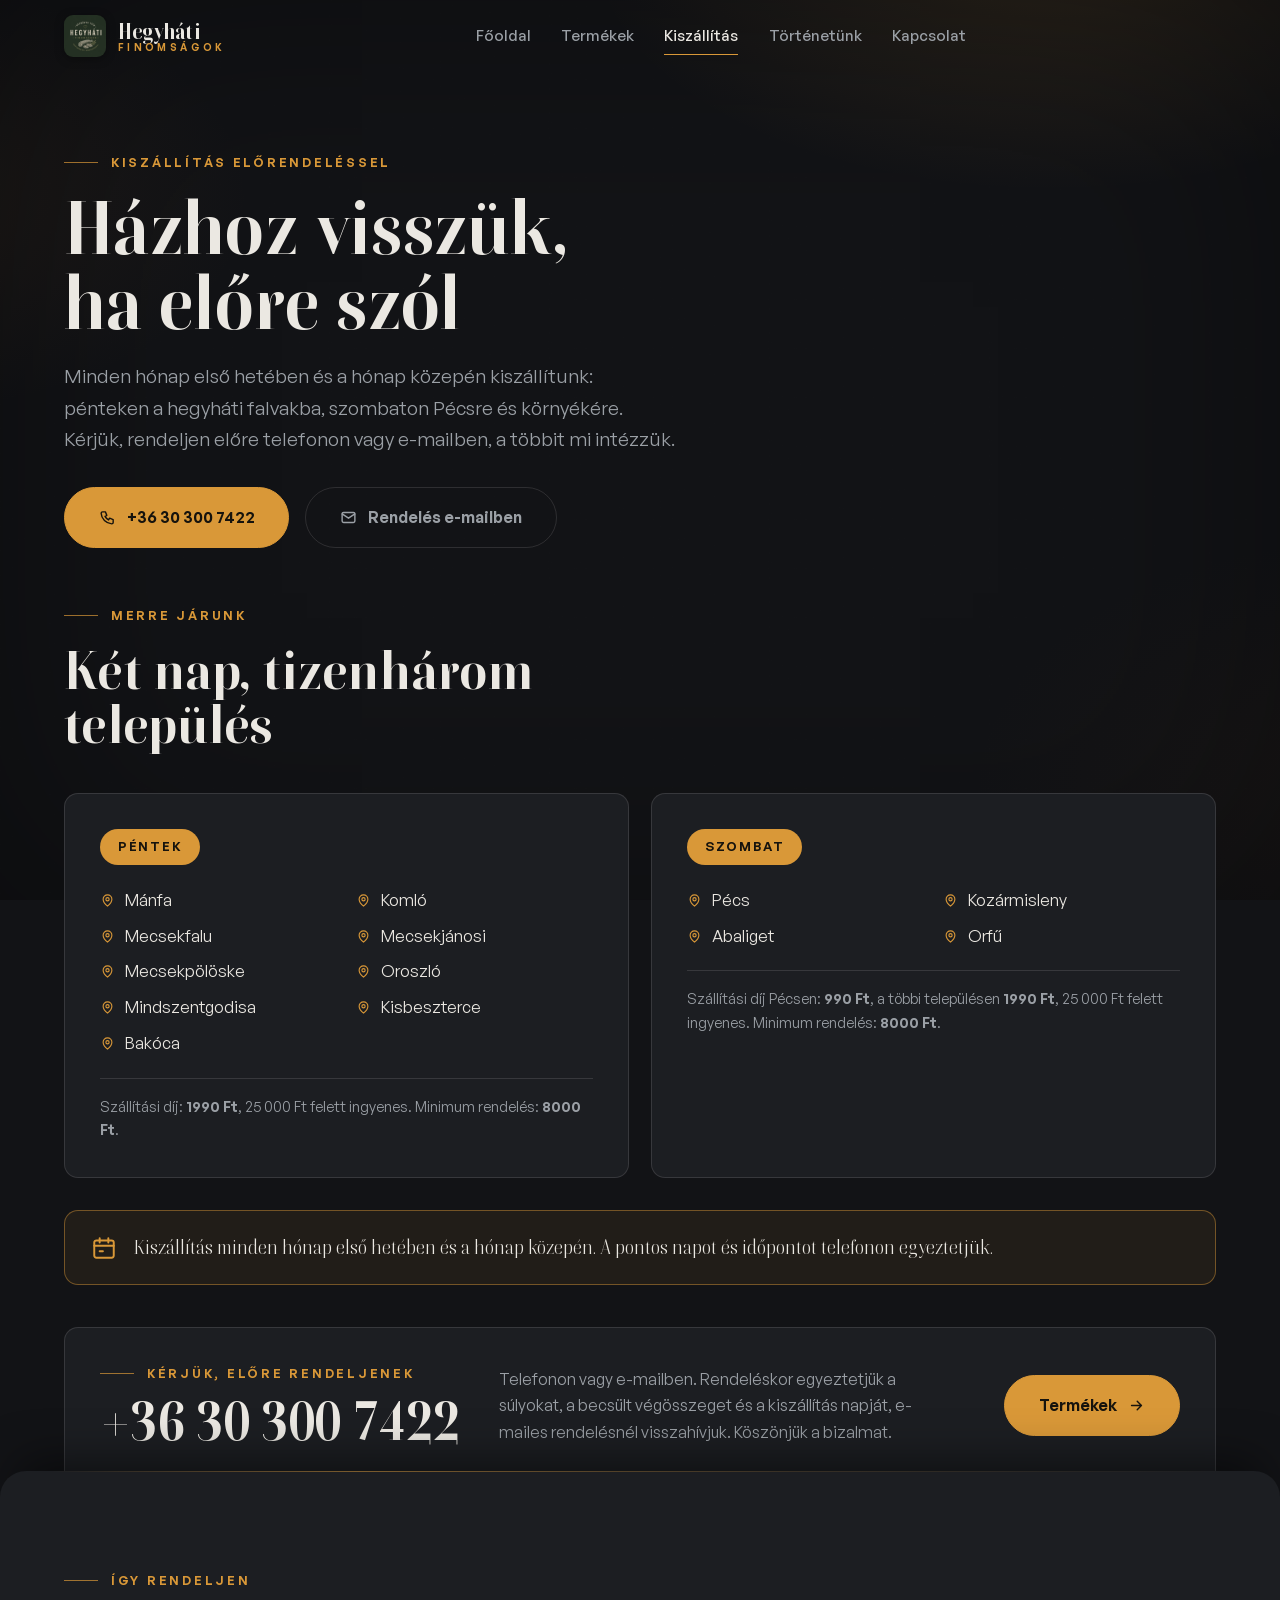
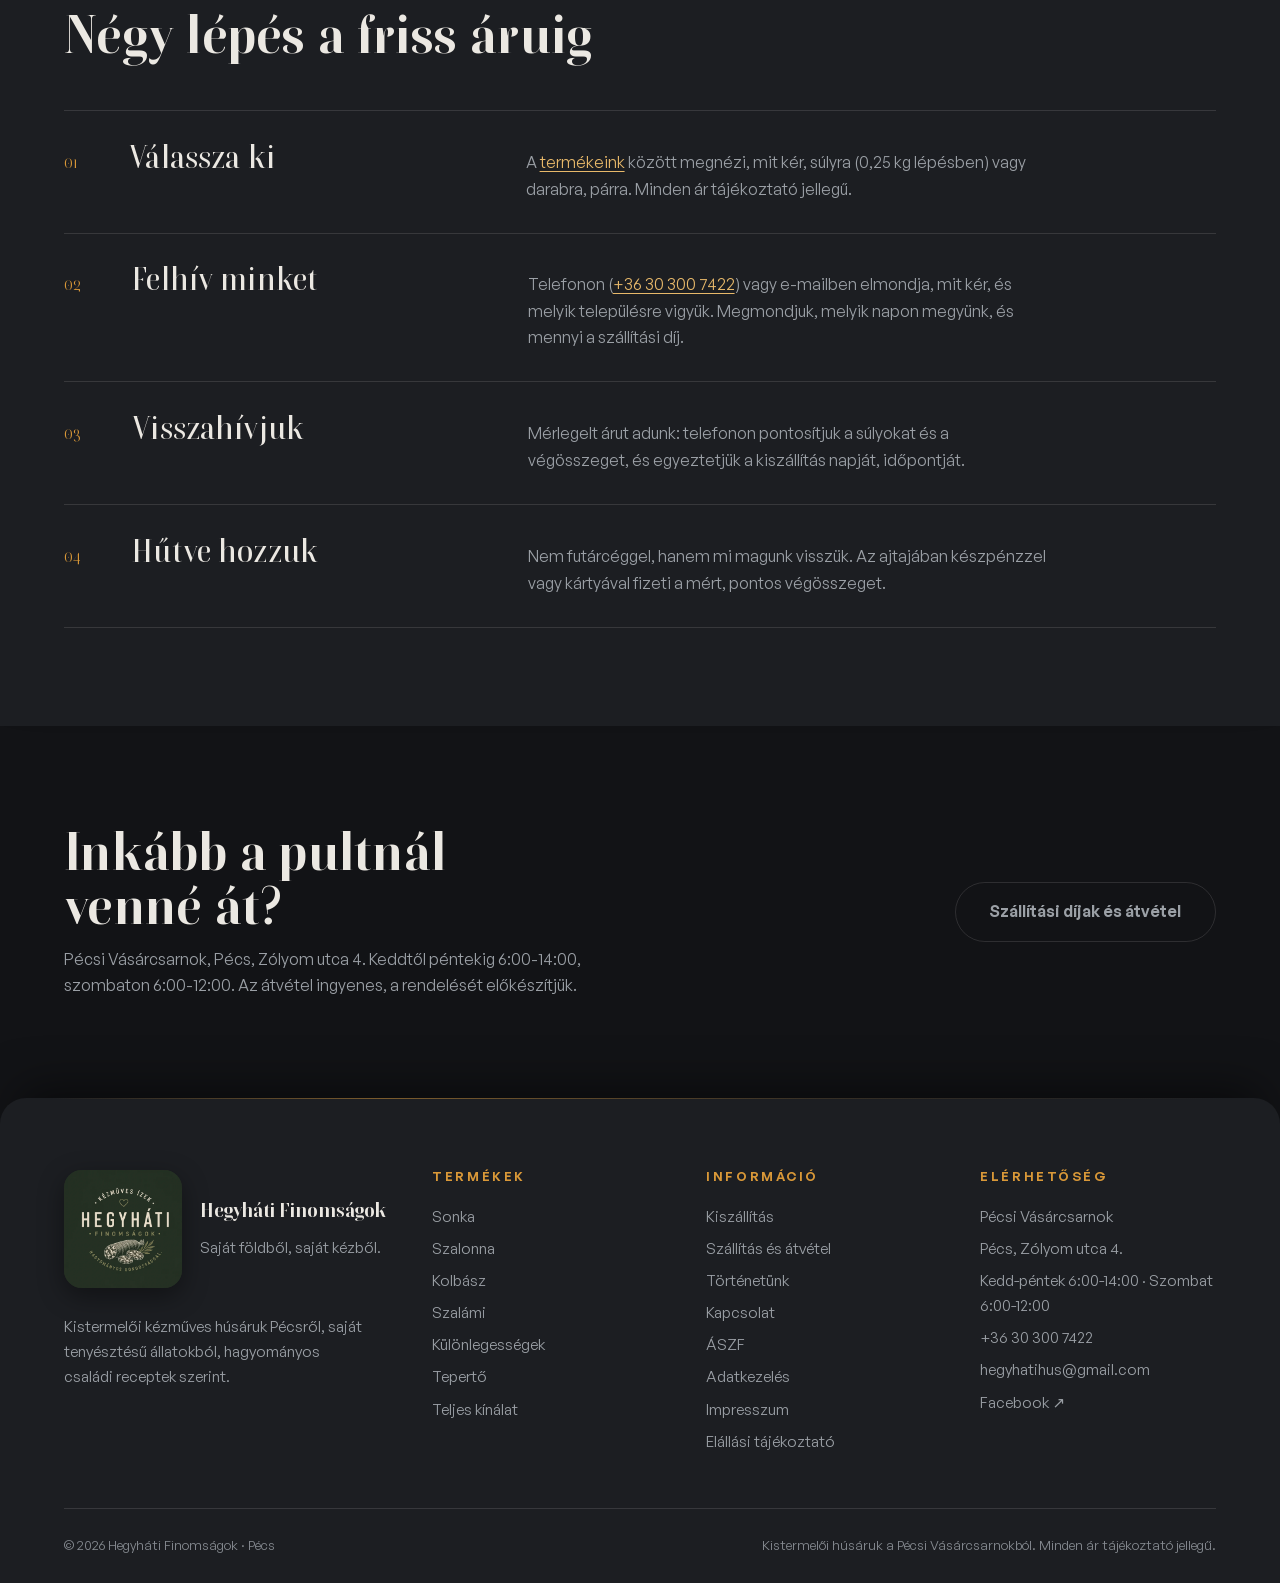
<file: kiszallitas.html>
<!DOCTYPE html>
<html lang="hu">
<head>
<meta charset="UTF-8">
<meta name="viewport" content="width=device-width, initial-scale=1.0">
<script>document.documentElement.className += ' js';</script>
<title>Kiszállítás és előrendelés · Hegyháti Finomságok</title>
<meta name="description" content="Kiszállítás előrendeléssel minden hónap első hetében és közepén: pénteken Mánfa, Komló, Mecsekfalu, Mecsekjánosi, Mecsekpölöske, Oroszló, Mindszentgodisa, Kisbeszterce, Bakóca; szombaton Pécs, Kozármisleny, Abaliget, Orfű. Rendelés: +36 30 300 7422.">
<link rel="canonical" href="https://hegyhatifinomsagok.com/kiszallitas">
<meta property="og:type" content="website">
<meta property="og:title" content="Kiszállítás és előrendelés · Hegyháti Finomságok">
<meta property="og:description" content="Péntek: hegyháti falvak. Szombat: Pécs, Kozármisleny, Abaliget, Orfű. Minden hónap első hetében és közepén, előrendeléssel.">
<meta property="og:image" content="https://hegyhatifinomsagok.com/media/stock/og-image.jpg">
<meta property="og:url" content="https://hegyhatifinomsagok.com/kiszallitas">
<meta property="og:locale" content="hu_HU">
<link rel="icon" type="image/png" sizes="256x256" href="media/favicon.png">
<link rel="apple-touch-icon" href="media/apple-touch-icon.png">
<link rel="stylesheet" href="css/fonts.css">
<link rel="stylesheet" href="css/style.css">
<link rel="stylesheet" href="css/shop.css">
</head>
<body>

<div class="amb" aria-hidden="true"><div class="amb__vig"></div></div>

<!-- @nav -->
<nav class="nav" aria-label="Fő navigáció">
  <a href="index.html" class="nav__brand">
    <img class="nav__logo" src="media/logo-hegyhati.webp" alt="" width="42" height="42">
    <span><strong>Hegyháti</strong><small>Finomságok</small></span>
  </a>
  <div class="nav__links">
    <a href="index.html" class="nav__link">Főoldal</a>
    <a href="termekek.html" class="nav__link">Termékek</a>
    <a href="kiszallitas.html" class="nav__link" aria-current="page">Kiszállítás</a>
    <a href="rolunk.html" class="nav__link">Történetünk</a>
    <a href="kapcsolat.html" class="nav__link">Kapcsolat</a>
  </div>
  <div class="nav__cta">
    <button class="burger" aria-label="Menü" aria-expanded="false"><span></span></button>
  </div>
</nav>
<!-- @/nav -->

<!-- @mnav -->
<div class="mnav">
  <a href="index.html">Főoldal</a>
  <a href="termekek.html">Termékek <small>36 finomság</small></a>
  <a href="kiszallitas.html">Kiszállítás</a>
  <a href="rolunk.html">Történetünk</a>
  <a href="kapcsolat.html">Kapcsolat</a>
  <div class="mnav__foot">
    Pécsi Vásárcsarnok, Pécs, Zólyom utca 4. · kedd-péntek 6:00-14:00 · szombat 6:00-12:00<br>
    <a href="tel:+36303007422">+36 30 300 7422</a>
  </div>
</div>
<!-- @/mnav -->

<!-- ============ FEJLÉC: nagy típó, plakát mellette ============ -->
<header class="wrap" style="padding-top:9.5rem">
  <p class="eyebrow">Kiszállítás előrendeléssel</p>
  <h1 style="font-size:var(--step-4);margin-top:1.1rem;max-width:14ch">Házhoz visszük, ha előre szól</h1>
  <p class="lead" style="margin-top:1.3rem">Minden hónap első hetében és a hónap közepén kiszállítunk: pénteken a hegyháti falvakba, szombaton Pécsre és környékére. <!-- @ord kis-lead -->Kérjük, rendeljen előre telefonon vagy e-mailben, a többit mi intézzük.<!-- @/ord --></p>
  <div style="display:flex;flex-wrap:wrap;gap:1rem;margin-top:2rem">
    <!-- @ord kis-gombok --><a href="tel:+36303007422" class="btn btn--solid num-tab" data-magnet aria-label="Rendelés telefonon: +36 30 300 7422"><svg viewBox="0 0 24 24" fill="none" stroke="currentColor" stroke-width="2" stroke-linecap="round" stroke-linejoin="round" aria-hidden="true"><path d="M5 4h4l2 5-2.5 1.5a12 12 0 0 0 5 5L15 13l5 2v4a2 2 0 0 1-2 2A16 16 0 0 1 3 6a2 2 0 0 1 2-2Z"/></svg>+36 30 300 7422</a>
    <a href="mailto:hegyhatihus@gmail.com" class="btn btn--ghost" data-magnet><svg viewBox="0 0 24 24" fill="none" stroke="currentColor" stroke-width="2" stroke-linecap="round" stroke-linejoin="round" aria-hidden="true"><rect x="3" y="5" width="18" height="14" rx="2"/><path d="M3 7l9 6 9-6"/></svg>Rendelés e-mailben</a><!-- @/ord -->
  </div>
</header>

<!-- ============ ÚTVONALAK ============ -->
<section class="wrap" style="padding-block:3.6rem 2rem">
  <p class="eyebrow" data-reveal>Merre járunk</p>
  <h2 data-reveal style="font-size:var(--step-3);margin-top:1.1rem;max-width:18ch">Két nap, tizenhárom település</h2>
  <div class="routes">
    <div class="route" data-reveal>
      <span class="route__day">Péntek</span>
      <ul>
        <li><svg viewBox="0 0 24 24" fill="none" stroke-width="1.8" stroke-linecap="round"><path d="M12 21s-7-5.5-7-11a7 7 0 0 1 14 0c0 5.5-7 11-7 11Z"/><circle cx="12" cy="10" r="2.6"/></svg>Mánfa</li>
        <li><svg viewBox="0 0 24 24" fill="none" stroke-width="1.8" stroke-linecap="round"><path d="M12 21s-7-5.5-7-11a7 7 0 0 1 14 0c0 5.5-7 11-7 11Z"/><circle cx="12" cy="10" r="2.6"/></svg>Komló</li>
        <li><svg viewBox="0 0 24 24" fill="none" stroke-width="1.8" stroke-linecap="round"><path d="M12 21s-7-5.5-7-11a7 7 0 0 1 14 0c0 5.5-7 11-7 11Z"/><circle cx="12" cy="10" r="2.6"/></svg>Mecsekfalu</li>
        <li><svg viewBox="0 0 24 24" fill="none" stroke-width="1.8" stroke-linecap="round"><path d="M12 21s-7-5.5-7-11a7 7 0 0 1 14 0c0 5.5-7 11-7 11Z"/><circle cx="12" cy="10" r="2.6"/></svg>Mecsekjánosi</li>
        <li><svg viewBox="0 0 24 24" fill="none" stroke-width="1.8" stroke-linecap="round"><path d="M12 21s-7-5.5-7-11a7 7 0 0 1 14 0c0 5.5-7 11-7 11Z"/><circle cx="12" cy="10" r="2.6"/></svg>Mecsekpölöske</li>
        <li><svg viewBox="0 0 24 24" fill="none" stroke-width="1.8" stroke-linecap="round"><path d="M12 21s-7-5.5-7-11a7 7 0 0 1 14 0c0 5.5-7 11-7 11Z"/><circle cx="12" cy="10" r="2.6"/></svg>Oroszló</li>
        <li><svg viewBox="0 0 24 24" fill="none" stroke-width="1.8" stroke-linecap="round"><path d="M12 21s-7-5.5-7-11a7 7 0 0 1 14 0c0 5.5-7 11-7 11Z"/><circle cx="12" cy="10" r="2.6"/></svg>Mindszentgodisa</li>
        <li><svg viewBox="0 0 24 24" fill="none" stroke-width="1.8" stroke-linecap="round"><path d="M12 21s-7-5.5-7-11a7 7 0 0 1 14 0c0 5.5-7 11-7 11Z"/><circle cx="12" cy="10" r="2.6"/></svg>Kisbeszterce</li>
        <li><svg viewBox="0 0 24 24" fill="none" stroke-width="1.8" stroke-linecap="round"><path d="M12 21s-7-5.5-7-11a7 7 0 0 1 14 0c0 5.5-7 11-7 11Z"/><circle cx="12" cy="10" r="2.6"/></svg>Bakóca</li>
      </ul>
      <p class="route__fee">Szállítási díj: <b class="num-tab" id="feeKorzet">1 990 Ft</b>, 25 000 Ft felett ingyenes. Minimum rendelés: <b class="num-tab" id="feeMin1">8 000 Ft</b>.</p>
    </div>
    <div class="route" data-reveal data-delay="1">
      <span class="route__day">Szombat</span>
      <ul>
        <li><svg viewBox="0 0 24 24" fill="none" stroke-width="1.8" stroke-linecap="round"><path d="M12 21s-7-5.5-7-11a7 7 0 0 1 14 0c0 5.5-7 11-7 11Z"/><circle cx="12" cy="10" r="2.6"/></svg>Pécs</li>
        <li><svg viewBox="0 0 24 24" fill="none" stroke-width="1.8" stroke-linecap="round"><path d="M12 21s-7-5.5-7-11a7 7 0 0 1 14 0c0 5.5-7 11-7 11Z"/><circle cx="12" cy="10" r="2.6"/></svg>Kozármisleny</li>
        <li><svg viewBox="0 0 24 24" fill="none" stroke-width="1.8" stroke-linecap="round"><path d="M12 21s-7-5.5-7-11a7 7 0 0 1 14 0c0 5.5-7 11-7 11Z"/><circle cx="12" cy="10" r="2.6"/></svg>Abaliget</li>
        <li><svg viewBox="0 0 24 24" fill="none" stroke-width="1.8" stroke-linecap="round"><path d="M12 21s-7-5.5-7-11a7 7 0 0 1 14 0c0 5.5-7 11-7 11Z"/><circle cx="12" cy="10" r="2.6"/></svg>Orfű</li>
      </ul>
      <p class="route__fee">Szállítási díj Pécsen: <b class="num-tab" id="feePecs">990 Ft</b>, a többi településen <b class="num-tab" id="feeKorzet2">1 990 Ft</b>, 25 000 Ft felett ingyenes. Minimum rendelés: <b class="num-tab" id="feeMin2">8 000 Ft</b>.</p>
    </div>
  </div>
  <div class="cadence" data-reveal>
    <svg viewBox="0 0 24 24" fill="none" stroke-width="1.8" stroke-linecap="round" stroke-linejoin="round"><rect x="3" y="5" width="18" height="16" rx="2"/><path d="M3 10h18M8 3v4M16 3v4M8 15h3"/></svg>
    <span>Kiszállítás minden hónap első hetében és a hónap közepén. A pontos napot és időpontot telefonon egyeztetjük.</span>
  </div>
  <div class="phone-cta" data-reveal>
    <div>
      <p class="eyebrow">Kérjük, előre rendeljenek</p>
      <a href="tel:+36303007422" class="phone-cta__num num-tab" style="display:inline-block;margin-top:.7rem">+36 30 300 7422</a>
    </div>
    <p style="color:var(--muted);max-width:44ch"><!-- @ord kis-telefon -->Telefonon vagy e-mailben. Rendeléskor egyeztetjük a súlyokat, a becsült végösszeget és a kiszállítás napját, e-mailes rendelésnél visszahívjuk.<!-- @/ord --> Köszönjük a bizalmat.</p>
    <a href="termekek.html" class="btn btn--solid" data-magnet style="margin-left:auto">Termékek
      <svg viewBox="0 0 24 24" fill="none" stroke="currentColor" stroke-width="2" stroke-linecap="round" stroke-linejoin="round"><path d="M5 12h14M13 6l6 6-6 6"/></svg></a>
  </div>
</section>

<!-- ============ HOGYAN MŰKÖDIK ============ -->
<section class="lip">
  <div class="wrap">
    <p class="eyebrow" data-reveal>Így rendeljen</p>
    <h2 data-reveal style="font-size:var(--step-3);margin-top:1.1rem">Négy lépés a friss áruig</h2>
    <div class="vrows" style="margin-top:3rem">
      <div class="vrow" data-reveal>
        <span class="vrow__idx">01</span>
        <h3 class="vrow__title">Válassza ki</h3>
        <p class="vrow__desc"><!-- @ord kis-lepes1 -->A <a href="termekek.html" style="color:var(--accent-soft);text-decoration:underline;text-underline-offset:3px">termékeink</a> között megnézi, mit kér, súlyra (0,25 kg lépésben) vagy darabra, párra. Minden ár tájékoztató jellegű.<!-- @/ord --></p>
      </div>
      <div class="vrow" data-reveal>
        <span class="vrow__idx">02</span>
        <!-- @ord kis-lepes2 --><h3 class="vrow__title">Felhív minket</h3>
        <p class="vrow__desc">Telefonon (<a href="tel:+36303007422" class="num-tab" style="color:var(--accent-soft);text-decoration:underline;text-underline-offset:3px">+36 30 300 7422</a>) vagy e-mailben elmondja, mit kér, és melyik településre vigyük. Megmondjuk, melyik napon megyünk, és mennyi a szállítási díj.</p><!-- @/ord -->
      </div>
      <div class="vrow" data-reveal>
        <span class="vrow__idx">03</span>
        <h3 class="vrow__title">Visszahívjuk</h3>
        <p class="vrow__desc">Mérlegelt árut adunk: telefonon pontosítjuk a súlyokat és a végösszeget, és egyeztetjük a kiszállítás napját, időpontját.</p>
      </div>
      <div class="vrow" data-reveal>
        <span class="vrow__idx">04</span>
        <h3 class="vrow__title">Hűtve hozzuk</h3>
        <p class="vrow__desc">Nem futárcéggel, hanem mi magunk visszük. Az ajtajában készpénzzel vagy kártyával fizeti a mért, pontos végösszeget.</p>
      </div>
    </div>
  </div>
</section>

<!-- ============ ÁTVÉTEL A BOLTBAN ============ -->
<section>
  <div class="wrap" style="display:flex;flex-wrap:wrap;align-items:center;justify-content:space-between;gap:2rem">
    <div>
      <h2 style="font-size:var(--step-3);max-width:18ch" data-reveal>Inkább a pultnál venné át?</h2>
      <p style="color:var(--muted);margin-top:.8rem;max-width:52ch" data-reveal>Pécsi Vásárcsarnok, Pécs, Zólyom utca 4. Keddtől péntekig 6:00-14:00, szombaton 6:00-12:00. Az átvétel ingyenes, a rendelését előkészítjük.</p>
    </div>
    <a href="szallitas.html" class="btn btn--ghost" data-magnet>Szállítási díjak és átvétel</a>
  </div>
</section>

<!-- @footer full -->
<footer class="footer" style="margin-top:0">
  <div class="wrap">
    <div class="footer__grid" style="padding-top:0">
      <div>
        <div class="footer__brandline">
          <div class="stamp"><img src="media/logo-hegyhati.webp" alt="Hegyháti Finomságok logó" width="118" height="118"></div>
          <div>
            <strong style="font-family:var(--font-display);font-size:1.25rem">Hegyháti Finomságok</strong>
            <p style="margin-top:.3rem">Saját földből, saját kézből.</p>
          </div>
        </div>
        <p style="margin-top:1.4rem;max-width:34ch">Kistermelői kézműves húsáruk Pécsről, saját tenyésztésű állatokból, hagyományos családi receptek szerint.</p>
      </div>
      <div>
        <h4>Termékek</h4>
        <a href="sonka.html">Sonka</a>
        <a href="szalonna.html">Szalonna</a>
        <a href="kolbasz.html">Kolbász</a>
        <a href="szalami.html">Szalámi</a>
        <a href="kulonlegessegek.html">Különlegességek</a>
        <a href="teperto.html">Tepertő</a>
        <a href="termekek.html">Teljes kínálat</a>
      </div>
      <div>
        <h4>Információ</h4>
        <a href="kiszallitas.html">Kiszállítás</a>
        <a href="szallitas.html">Szállítás és átvétel</a>
        <a href="rolunk.html">Történetünk</a>
        <a href="kapcsolat.html">Kapcsolat</a>
        <a href="aszf.html">ÁSZF</a>
        <a href="adatkezeles.html">Adatkezelés</a>
        <a href="impresszum.html">Impresszum</a>
        <a href="elallas.html">Elállási tájékoztató</a>
      </div>
      <div>
        <h4>Elérhetőség</h4>
        <p>Pécsi Vásárcsarnok</p>
        <p>Pécs, Zólyom utca 4.</p>
        <p>Kedd-péntek 6:00-14:00 · Szombat 6:00-12:00</p>
        <a href="tel:+36303007422" class="num-tab">+36 30 300 7422</a>
        <a href="mailto:hegyhatihus@gmail.com">hegyhatihus@gmail.com</a>
        <a href="https://www.facebook.com/hegyhatifinomsagok" target="_blank" rel="noopener">Facebook ↗</a>
      </div>
    </div>
    <div class="footer__bottom">
      <span>© 2026 Hegyháti Finomságok · Pécs</span>
      <span>Kistermelői húsáruk a Pécsi Vásárcsarnokból. Minden ár tájékoztató jellegű.</span>
    </div>
  </div>
</footer>
<!-- @/footer -->

<script src="js/vendor/gsap.min.js"></script>
<script src="js/vendor/ScrollTrigger.min.js"></script>
<script src="js/vendor/lenis.min.js"></script>
<script src="js/config.js"></script>
<script src="js/data/products.js"></script>
<script src="js/main.js"></script>
<script src="js/shop/cart.js"></script>
<script src="js/shop/cart-drawer.js"></script>
<script>
/* díjak a configból (egy helyen élnek) */
(function () {
  if (!window.HF) return;
  const f = HF.formatFt;
  ['feeKorzet', 'feeKorzet2'].forEach(id => { const el = document.getElementById(id); if (el) el.textContent = f(HF.SHIPPING.zones.korzet.fee); });
  const p = document.getElementById('feePecs'); if (p) p.textContent = f(HF.SHIPPING.zones.pecs.fee);
  ['feeMin1', 'feeMin2'].forEach(id => { const el = document.getElementById(id); if (el) el.textContent = f(HF.SHIPPING.minOrder); });
})();
</script>
</body>
</html>
</file>
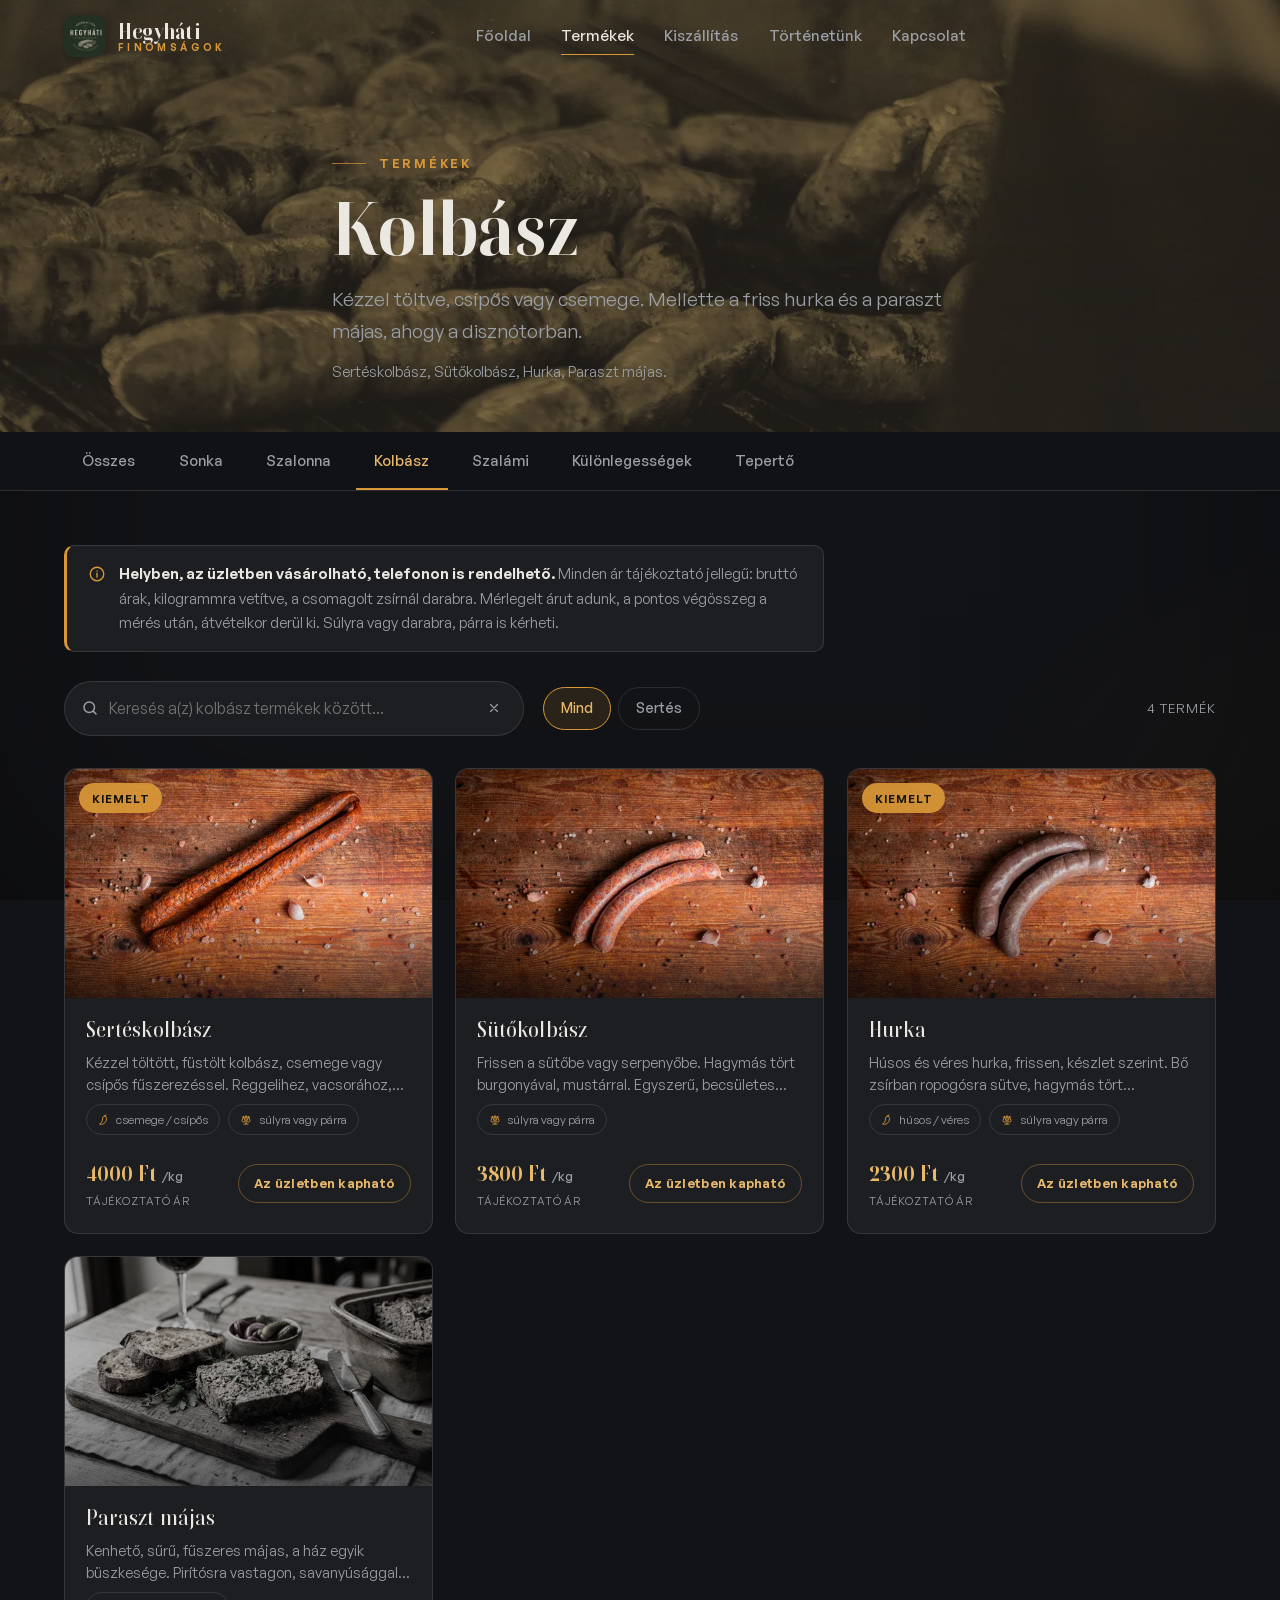
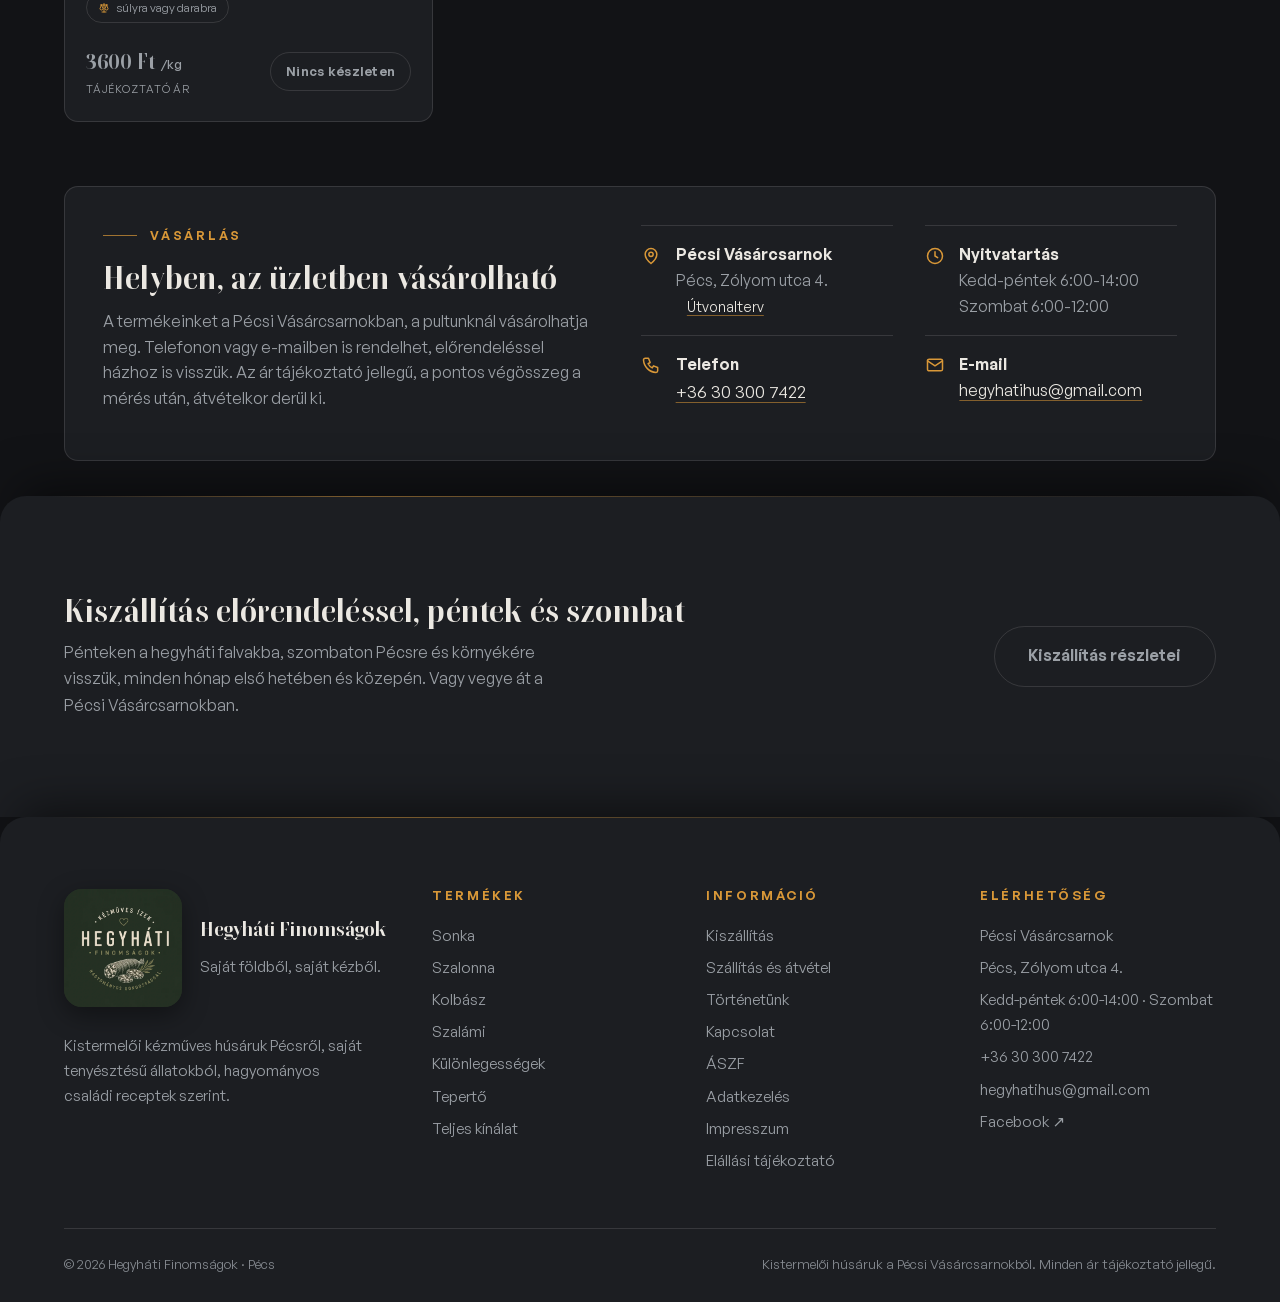
<file: kolbasz.html>
<!DOCTYPE html>
<html lang="hu">
<head>
<meta charset="UTF-8">
<meta name="viewport" content="width=device-width, initial-scale=1.0">
<script>document.documentElement.className += ' js';</script>
<title>Kolbász · Hegyháti Finomságok</title>
<meta name="description" content="Házi kolbász csípős és csemege változatban, sütőkolbász, véres és húsos hurka, paraszt májas. Saját tenyésztésből, Pécsről. 4 termék, bruttó árak Ft/kg, tájékoztató jelleggel. Vásárlás helyben, a Pécsi Vásárcsarnokban, vagy rendelés telefonon, kiszállítás előrendeléssel.">
<link rel="canonical" href="https://hegyhatifinomsagok.com/kolbasz">
<meta property="og:type" content="website">
<meta property="og:title" content="Kolbász · Hegyháti Finomságok">
<meta property="og:description" content="Házi kolbász csípős és csemege változatban, sütőkolbász, véres és húsos hurka, paraszt májas. Saját tenyésztésből, Pécsről. 4 termék, bruttó árak Ft/kg, tájékoztató jelleggel. Vásárlás helyben, a Pécsi Vásárcsarnokban, vagy rendelés telefonon, kiszállítás előrendeléssel.">
<meta property="og:image" content="https://hegyhatifinomsagok.com/media/stock/kat-kolbasz.webp">
<meta property="og:url" content="https://hegyhatifinomsagok.com/kolbasz">
<meta property="og:locale" content="hu_HU">
<meta name="twitter:card" content="summary_large_image">
<link rel="icon" type="image/png" sizes="256x256" href="media/favicon.png">
<link rel="apple-touch-icon" href="media/apple-touch-icon.png">
<link rel="stylesheet" href="css/fonts.css">
<link rel="stylesheet" href="css/style.css">
<link rel="stylesheet" href="css/shop.css">
</head>
<body>

<div class="amb" aria-hidden="true"><div class="amb__vig"></div></div>

<!-- @nav -->
<nav class="nav" aria-label="Fő navigáció">
  <a href="index.html" class="nav__brand">
    <img class="nav__logo" src="media/logo-hegyhati.webp" alt="" width="42" height="42">
    <span><strong>Hegyháti</strong><small>Finomságok</small></span>
  </a>
  <div class="nav__links">
    <a href="index.html" class="nav__link">Főoldal</a>
    <a href="termekek.html" class="nav__link" aria-current="page">Termékek</a>
    <a href="kiszallitas.html" class="nav__link">Kiszállítás</a>
    <a href="rolunk.html" class="nav__link">Történetünk</a>
    <a href="kapcsolat.html" class="nav__link">Kapcsolat</a>
  </div>
  <div class="nav__cta">
    <button class="burger" aria-label="Menü" aria-expanded="false"><span></span></button>
  </div>
</nav>
<!-- @/nav -->

<!-- @mnav -->
<div class="mnav">
  <a href="index.html">Főoldal</a>
  <a href="termekek.html">Termékek <small>36 finomság</small></a>
  <a href="kiszallitas.html">Kiszállítás</a>
  <a href="rolunk.html">Történetünk</a>
  <a href="kapcsolat.html">Kapcsolat</a>
  <div class="mnav__foot">
    Pécsi Vásárcsarnok, Pécs, Zólyom utca 4. · kedd-péntek 6:00-14:00 · szombat 6:00-12:00<br>
    <a href="tel:+36303007422">+36 30 300 7422</a>
  </div>
</div>
<!-- @/mnav -->

<!-- ============ KATEGÓRIA-FEJLÉC: full-bleed szalag, rajta a cím ============ -->
<header class="cat-hero">
  <div class="cat-hero__media"><img src="media/stock/kat-kolbasz.webp" alt="" fetchpriority="high"></div>
  <div class="wrap">
    <p class="eyebrow"><a href="termekek.html">Termékek</a></p>
    <h1 style="margin-top:1.1rem">Kolbász</h1>
    <p class="lead">Kézzel töltve, csípős vagy csemege. Mellette a friss hurka és a paraszt májas, ahogy a disznótorban.</p>
    <p style="margin-top:.8rem;color:var(--muted);font-size:.92rem">Sertéskolbász, Sütőkolbász, Hurka, Paraszt májas.</p>
  </div>
</header>

<!-- ============ KATEGÓRIA-SÁV (a többi kategória tiszta URL-je) ============ -->
<div class="tabs-wrap" style="margin-top:0"><div class="tabs" id="shopTabs"></div></div>

<main class="wrap" style="padding-block:1.6rem 5rem">
  <div class="price-note" style="margin-top:1.8rem">
    <svg viewBox="0 0 24 24" fill="none" stroke-width="1.8" stroke-linecap="round"><circle cx="12" cy="12" r="9"/><path d="M12 8h.01M12 11v5"/></svg>
    <span><strong>Helyben, az üzletben vásárolható, telefonon is rendelhető.</strong> Minden ár tájékoztató jellegű: bruttó árak, kilogrammra vetítve, a csomagolt zsírnál darabra. Mérlegelt árut adunk, a pontos végösszeg a mérés után, átvételkor derül ki. Súlyra vagy darabra, párra is kérheti.</span>
  </div>
  <div id="shopTools"></div>
  <div id="shopRoot" data-cat="kolbasz" style="margin-top:2rem">
    <noscript><p style="padding:3rem 0;color:var(--muted)">A terméklistához JavaScript szükséges. A termékek helyben, a Pécsi Vásárcsarnokban vásárolhatók. Árlistánkért hívjon minket: +36 30 300 7422.</p></noscript>
  </div>
  <section class="instore instore--wide" aria-labelledby="instoreTitle"><div class="instore__head"><p class="eyebrow">Vásárlás</p><h2 class="instore__title" id="instoreTitle">Helyben, az üzletben vásárolható</h2><p class="instore__lead">A termékeinket a Pécsi Vásárcsarnokban, a pultunknál vásárolhatja meg. Telefonon vagy e-mailben is rendelhet, előrendeléssel házhoz is visszük. Az ár tájékoztató jellegű, a pontos végösszeg a mérés után, átvételkor derül ki.</p></div><ul class="instore__rows"><li><svg viewBox="0 0 24 24" fill="none" stroke-width="1.8" stroke-linecap="round" aria-hidden="true"><path d="M12 21s-7-5.5-7-11a7 7 0 0 1 14 0c0 5.5-7 11-7 11Z"/><circle cx="12" cy="10" r="2.6"/></svg><span><strong>Pécsi Vásárcsarnok</strong>Pécs, Zólyom utca 4.<a class="instore__aux" href="https://www.google.com/maps/search/?api=1&query=P%C3%A9cs%2C+Z%C3%B3lyom+utca+4." target="_blank" rel="noopener">Útvonalterv</a></span></li><li><svg viewBox="0 0 24 24" fill="none" stroke-width="1.8" stroke-linecap="round" aria-hidden="true"><circle cx="12" cy="12" r="9"/><path d="M12 7v5l3.2 2"/></svg><span><strong>Nyitvatartás</strong>Kedd-péntek 6:00-14:00<br>Szombat 6:00-12:00</span></li><li><svg viewBox="0 0 24 24" fill="none" stroke-width="1.8" stroke-linecap="round" stroke-linejoin="round" aria-hidden="true"><path d="M5 4h4l2 5-2.5 1.5a12 12 0 0 0 5 5L15 13l5 2v4a2 2 0 0 1-2 2A16 16 0 0 1 3 6a2 2 0 0 1 2-2Z"/></svg><span><strong>Telefon</strong><a class="num-tab" href="tel:+36303007422">+36 30 300 7422</a></span></li><li><svg viewBox="0 0 24 24" fill="none" stroke-width="1.8" stroke-linecap="round" aria-hidden="true"><rect x="3" y="5" width="18" height="14" rx="2"/><path d="M3 7l9 6 9-6"/></svg><span><strong>E-mail</strong><a href="mailto:hegyhatihus@gmail.com">hegyhatihus@gmail.com</a></span></li></ul></section>
</main>

<section class="lip">
  <div class="wrap" style="display:flex;flex-wrap:wrap;align-items:center;justify-content:space-between;gap:2rem">
    <div>
      <h2 style="font-size:var(--step-2)" data-reveal>Kiszállítás előrendeléssel, péntek és szombat</h2>
      <p style="color:var(--muted);margin-top:.7rem;max-width:52ch" data-reveal>Pénteken a hegyháti falvakba, szombaton Pécsre és környékére visszük, minden hónap első hetében és közepén. Vagy vegye át a Pécsi Vásárcsarnokban.</p>
    </div>
    <a href="kiszallitas.html" class="btn btn--ghost" data-magnet>Kiszállítás részletei</a>
  </div>
</section>

<!-- @footer full -->
<footer class="footer" style="margin-top:0">
  <div class="wrap">
    <div class="footer__grid" style="padding-top:0">
      <div>
        <div class="footer__brandline">
          <div class="stamp"><img src="media/logo-hegyhati.webp" alt="Hegyháti Finomságok logó" width="118" height="118"></div>
          <div>
            <strong style="font-family:var(--font-display);font-size:1.25rem">Hegyháti Finomságok</strong>
            <p style="margin-top:.3rem">Saját földből, saját kézből.</p>
          </div>
        </div>
        <p style="margin-top:1.4rem;max-width:34ch">Kistermelői kézműves húsáruk Pécsről, saját tenyésztésű állatokból, hagyományos családi receptek szerint.</p>
      </div>
      <div>
        <h4>Termékek</h4>
        <a href="sonka.html">Sonka</a>
        <a href="szalonna.html">Szalonna</a>
        <a href="kolbasz.html">Kolbász</a>
        <a href="szalami.html">Szalámi</a>
        <a href="kulonlegessegek.html">Különlegességek</a>
        <a href="teperto.html">Tepertő</a>
        <a href="termekek.html">Teljes kínálat</a>
      </div>
      <div>
        <h4>Információ</h4>
        <a href="kiszallitas.html">Kiszállítás</a>
        <a href="szallitas.html">Szállítás és átvétel</a>
        <a href="rolunk.html">Történetünk</a>
        <a href="kapcsolat.html">Kapcsolat</a>
        <a href="aszf.html">ÁSZF</a>
        <a href="adatkezeles.html">Adatkezelés</a>
        <a href="impresszum.html">Impresszum</a>
        <a href="elallas.html">Elállási tájékoztató</a>
      </div>
      <div>
        <h4>Elérhetőség</h4>
        <p>Pécsi Vásárcsarnok</p>
        <p>Pécs, Zólyom utca 4.</p>
        <p>Kedd-péntek 6:00-14:00 · Szombat 6:00-12:00</p>
        <a href="tel:+36303007422" class="num-tab">+36 30 300 7422</a>
        <a href="mailto:hegyhatihus@gmail.com">hegyhatihus@gmail.com</a>
        <a href="https://www.facebook.com/hegyhatifinomsagok" target="_blank" rel="noopener">Facebook ↗</a>
      </div>
    </div>
    <div class="footer__bottom">
      <span>© 2026 Hegyháti Finomságok · Pécs</span>
      <span>Kistermelői húsáruk a Pécsi Vásárcsarnokból. Minden ár tájékoztató jellegű.</span>
    </div>
  </div>
</footer>
<!-- @/footer -->

<script src="js/vendor/gsap.min.js"></script>
<script src="js/vendor/ScrollTrigger.min.js"></script>
<script src="js/vendor/lenis.min.js"></script>
<script src="js/config.js"></script>
<script src="js/data/products.js"></script>
<script src="js/main.js"></script>
<script src="js/shop/cart.js"></script>
<script src="js/shop/cart-drawer.js"></script>
<script src="js/shop/catalog.js"></script>
<script src="js/shop/shop-page.js"></script>
</body>
</html>
</file>
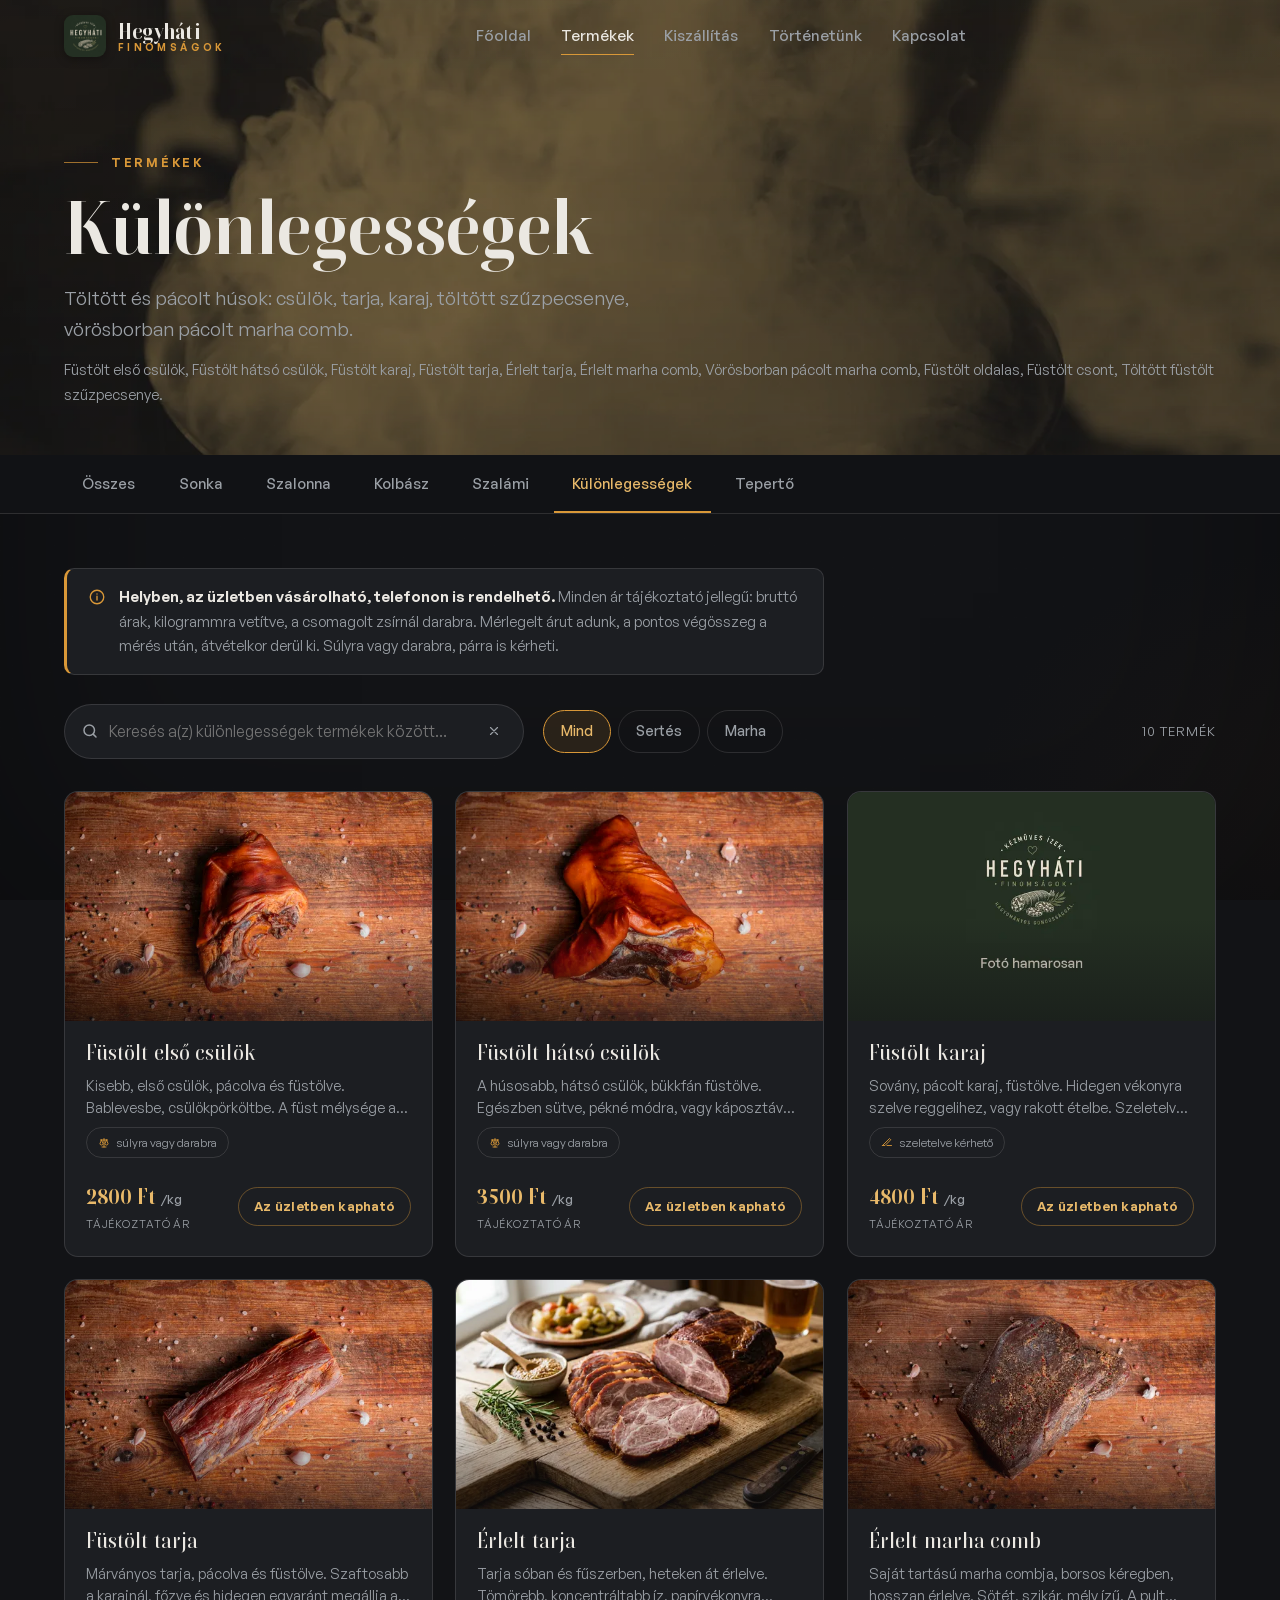
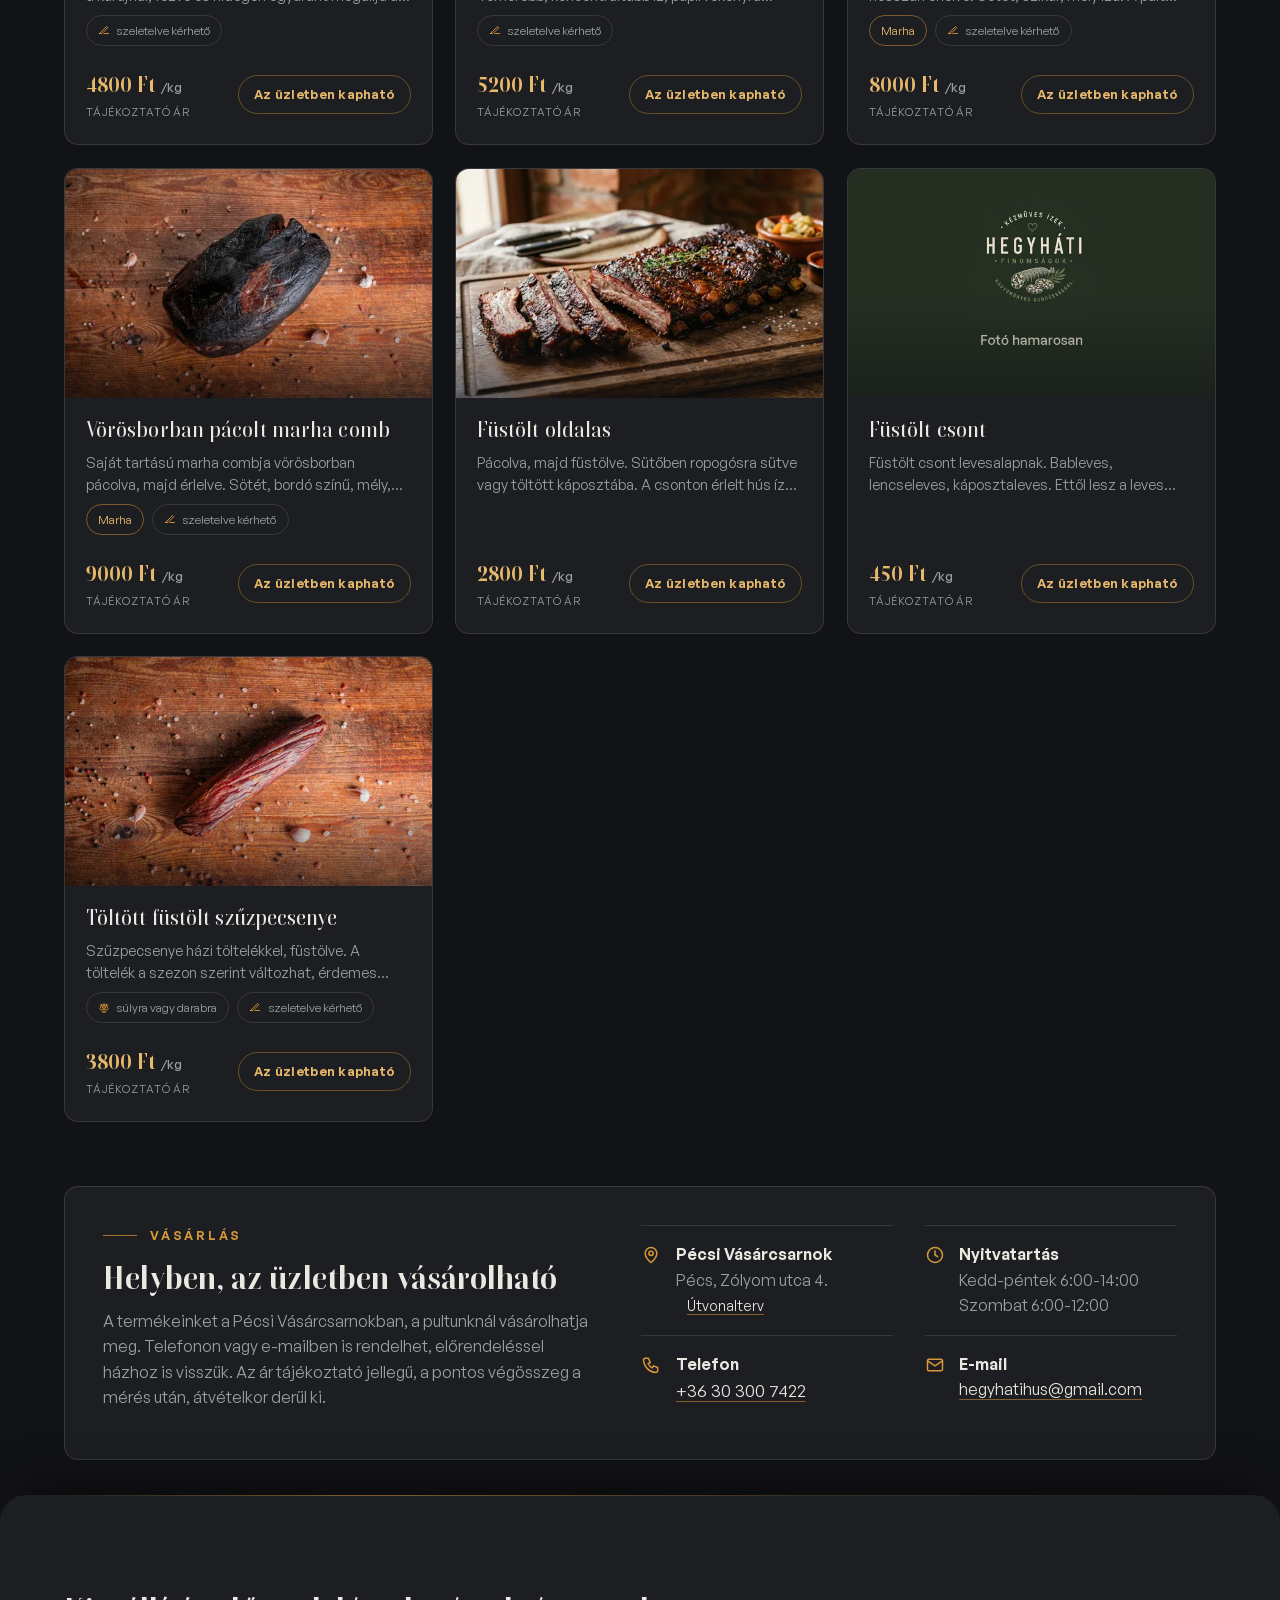
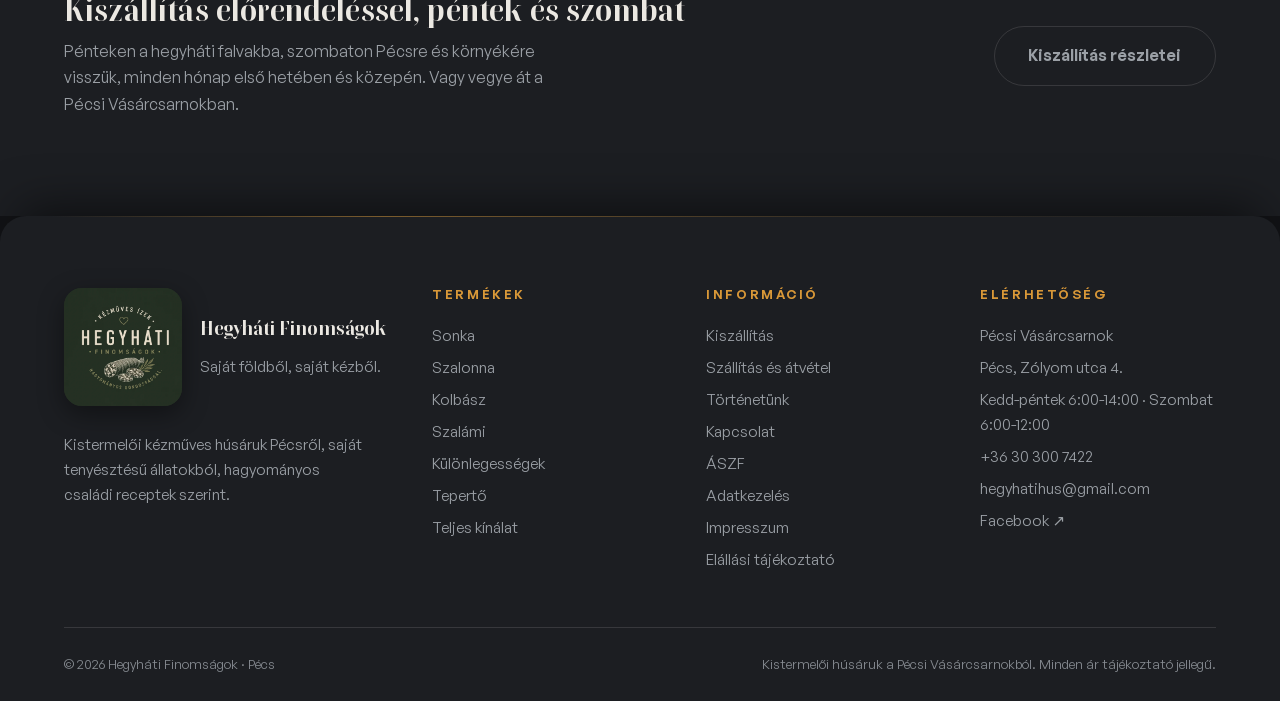
<file: kulonlegessegek.html>
<!DOCTYPE html>
<html lang="hu">
<head>
<meta charset="UTF-8">
<meta name="viewport" content="width=device-width, initial-scale=1.0">
<script>document.documentElement.className += ' js';</script>
<title>Különlegességek · Hegyháti Finomságok</title>
<meta name="description" content="Töltött és pácolt különlegességek: füstölt csülök, füstölt karaj és tarja, érlelt tarja, érlelt és vörösborban pácolt marha comb, töltött füstölt szűzpecsenye. Pécsről. 10 termék, bruttó árak Ft/kg, tájékoztató jelleggel. Vásárlás helyben, a Pécsi Vásárcsarnokban, vagy rendelés telefonon, kiszállítás előrendeléssel.">
<link rel="canonical" href="https://hegyhatifinomsagok.com/kulonlegessegek">
<meta property="og:type" content="website">
<meta property="og:title" content="Különlegességek · Hegyháti Finomságok">
<meta property="og:description" content="Töltött és pácolt különlegességek: füstölt csülök, füstölt karaj és tarja, érlelt tarja, érlelt és vörösborban pácolt marha comb, töltött füstölt szűzpecsenye. Pécsről. 10 termék, bruttó árak Ft/kg, tájékoztató jelleggel. Vásárlás helyben, a Pécsi Vásárcsarnokban, vagy rendelés telefonon, kiszállítás előrendeléssel.">
<meta property="og:image" content="https://hegyhatifinomsagok.com/media/stock/kat-fustolt.webp">
<meta property="og:url" content="https://hegyhatifinomsagok.com/kulonlegessegek">
<meta property="og:locale" content="hu_HU">
<meta name="twitter:card" content="summary_large_image">
<link rel="icon" type="image/png" sizes="256x256" href="media/favicon.png">
<link rel="apple-touch-icon" href="media/apple-touch-icon.png">
<link rel="stylesheet" href="css/fonts.css">
<link rel="stylesheet" href="css/style.css">
<link rel="stylesheet" href="css/shop.css">
</head>
<body>

<div class="amb" aria-hidden="true"><div class="amb__vig"></div></div>

<!-- @nav -->
<nav class="nav" aria-label="Fő navigáció">
  <a href="index.html" class="nav__brand">
    <img class="nav__logo" src="media/logo-hegyhati.webp" alt="" width="42" height="42">
    <span><strong>Hegyháti</strong><small>Finomságok</small></span>
  </a>
  <div class="nav__links">
    <a href="index.html" class="nav__link">Főoldal</a>
    <a href="termekek.html" class="nav__link" aria-current="page">Termékek</a>
    <a href="kiszallitas.html" class="nav__link">Kiszállítás</a>
    <a href="rolunk.html" class="nav__link">Történetünk</a>
    <a href="kapcsolat.html" class="nav__link">Kapcsolat</a>
  </div>
  <div class="nav__cta">
    <button class="burger" aria-label="Menü" aria-expanded="false"><span></span></button>
  </div>
</nav>
<!-- @/nav -->

<!-- @mnav -->
<div class="mnav">
  <a href="index.html">Főoldal</a>
  <a href="termekek.html">Termékek <small>36 finomság</small></a>
  <a href="kiszallitas.html">Kiszállítás</a>
  <a href="rolunk.html">Történetünk</a>
  <a href="kapcsolat.html">Kapcsolat</a>
  <div class="mnav__foot">
    Pécsi Vásárcsarnok, Pécs, Zólyom utca 4. · kedd-péntek 6:00-14:00 · szombat 6:00-12:00<br>
    <a href="tel:+36303007422">+36 30 300 7422</a>
  </div>
</div>
<!-- @/mnav -->

<!-- ============ KATEGÓRIA-FEJLÉC: full-bleed szalag, rajta a cím ============ -->
<header class="cat-hero">
  <div class="cat-hero__media"><img src="media/stock/kat-fustolt.webp" alt="" fetchpriority="high"></div>
  <div class="wrap">
    <p class="eyebrow"><a href="termekek.html">Termékek</a></p>
    <h1 style="margin-top:1.1rem">Különlegességek</h1>
    <p class="lead">Töltött és pácolt húsok: csülök, tarja, karaj, töltött szűzpecsenye, vörösborban pácolt marha comb.</p>
    <p style="margin-top:.8rem;color:var(--muted);font-size:.92rem">Füstölt első csülök, Füstölt hátsó csülök, Füstölt karaj, Füstölt tarja, Érlelt tarja, Érlelt marha comb, Vörösborban pácolt marha comb, Füstölt oldalas, Füstölt csont, Töltött füstölt szűzpecsenye.</p>
  </div>
</header>

<!-- ============ KATEGÓRIA-SÁV (a többi kategória tiszta URL-je) ============ -->
<div class="tabs-wrap" style="margin-top:0"><div class="tabs" id="shopTabs"></div></div>

<main class="wrap" style="padding-block:1.6rem 5rem">
  <div class="price-note" style="margin-top:1.8rem">
    <svg viewBox="0 0 24 24" fill="none" stroke-width="1.8" stroke-linecap="round"><circle cx="12" cy="12" r="9"/><path d="M12 8h.01M12 11v5"/></svg>
    <span><strong>Helyben, az üzletben vásárolható, telefonon is rendelhető.</strong> Minden ár tájékoztató jellegű: bruttó árak, kilogrammra vetítve, a csomagolt zsírnál darabra. Mérlegelt árut adunk, a pontos végösszeg a mérés után, átvételkor derül ki. Súlyra vagy darabra, párra is kérheti.</span>
  </div>
  <div id="shopTools"></div>
  <div id="shopRoot" data-cat="kulonlegessegek" style="margin-top:2rem">
    <noscript><p style="padding:3rem 0;color:var(--muted)">A terméklistához JavaScript szükséges. A termékek helyben, a Pécsi Vásárcsarnokban vásárolhatók. Árlistánkért hívjon minket: +36 30 300 7422.</p></noscript>
  </div>
  <section class="instore instore--wide" aria-labelledby="instoreTitle"><div class="instore__head"><p class="eyebrow">Vásárlás</p><h2 class="instore__title" id="instoreTitle">Helyben, az üzletben vásárolható</h2><p class="instore__lead">A termékeinket a Pécsi Vásárcsarnokban, a pultunknál vásárolhatja meg. Telefonon vagy e-mailben is rendelhet, előrendeléssel házhoz is visszük. Az ár tájékoztató jellegű, a pontos végösszeg a mérés után, átvételkor derül ki.</p></div><ul class="instore__rows"><li><svg viewBox="0 0 24 24" fill="none" stroke-width="1.8" stroke-linecap="round" aria-hidden="true"><path d="M12 21s-7-5.5-7-11a7 7 0 0 1 14 0c0 5.5-7 11-7 11Z"/><circle cx="12" cy="10" r="2.6"/></svg><span><strong>Pécsi Vásárcsarnok</strong>Pécs, Zólyom utca 4.<a class="instore__aux" href="https://www.google.com/maps/search/?api=1&query=P%C3%A9cs%2C+Z%C3%B3lyom+utca+4." target="_blank" rel="noopener">Útvonalterv</a></span></li><li><svg viewBox="0 0 24 24" fill="none" stroke-width="1.8" stroke-linecap="round" aria-hidden="true"><circle cx="12" cy="12" r="9"/><path d="M12 7v5l3.2 2"/></svg><span><strong>Nyitvatartás</strong>Kedd-péntek 6:00-14:00<br>Szombat 6:00-12:00</span></li><li><svg viewBox="0 0 24 24" fill="none" stroke-width="1.8" stroke-linecap="round" stroke-linejoin="round" aria-hidden="true"><path d="M5 4h4l2 5-2.5 1.5a12 12 0 0 0 5 5L15 13l5 2v4a2 2 0 0 1-2 2A16 16 0 0 1 3 6a2 2 0 0 1 2-2Z"/></svg><span><strong>Telefon</strong><a class="num-tab" href="tel:+36303007422">+36 30 300 7422</a></span></li><li><svg viewBox="0 0 24 24" fill="none" stroke-width="1.8" stroke-linecap="round" aria-hidden="true"><rect x="3" y="5" width="18" height="14" rx="2"/><path d="M3 7l9 6 9-6"/></svg><span><strong>E-mail</strong><a href="mailto:hegyhatihus@gmail.com">hegyhatihus@gmail.com</a></span></li></ul></section>
</main>

<section class="lip">
  <div class="wrap" style="display:flex;flex-wrap:wrap;align-items:center;justify-content:space-between;gap:2rem">
    <div>
      <h2 style="font-size:var(--step-2)" data-reveal>Kiszállítás előrendeléssel, péntek és szombat</h2>
      <p style="color:var(--muted);margin-top:.7rem;max-width:52ch" data-reveal>Pénteken a hegyháti falvakba, szombaton Pécsre és környékére visszük, minden hónap első hetében és közepén. Vagy vegye át a Pécsi Vásárcsarnokban.</p>
    </div>
    <a href="kiszallitas.html" class="btn btn--ghost" data-magnet>Kiszállítás részletei</a>
  </div>
</section>

<!-- @footer full -->
<footer class="footer" style="margin-top:0">
  <div class="wrap">
    <div class="footer__grid" style="padding-top:0">
      <div>
        <div class="footer__brandline">
          <div class="stamp"><img src="media/logo-hegyhati.webp" alt="Hegyháti Finomságok logó" width="118" height="118"></div>
          <div>
            <strong style="font-family:var(--font-display);font-size:1.25rem">Hegyháti Finomságok</strong>
            <p style="margin-top:.3rem">Saját földből, saját kézből.</p>
          </div>
        </div>
        <p style="margin-top:1.4rem;max-width:34ch">Kistermelői kézműves húsáruk Pécsről, saját tenyésztésű állatokból, hagyományos családi receptek szerint.</p>
      </div>
      <div>
        <h4>Termékek</h4>
        <a href="sonka.html">Sonka</a>
        <a href="szalonna.html">Szalonna</a>
        <a href="kolbasz.html">Kolbász</a>
        <a href="szalami.html">Szalámi</a>
        <a href="kulonlegessegek.html">Különlegességek</a>
        <a href="teperto.html">Tepertő</a>
        <a href="termekek.html">Teljes kínálat</a>
      </div>
      <div>
        <h4>Információ</h4>
        <a href="kiszallitas.html">Kiszállítás</a>
        <a href="szallitas.html">Szállítás és átvétel</a>
        <a href="rolunk.html">Történetünk</a>
        <a href="kapcsolat.html">Kapcsolat</a>
        <a href="aszf.html">ÁSZF</a>
        <a href="adatkezeles.html">Adatkezelés</a>
        <a href="impresszum.html">Impresszum</a>
        <a href="elallas.html">Elállási tájékoztató</a>
      </div>
      <div>
        <h4>Elérhetőség</h4>
        <p>Pécsi Vásárcsarnok</p>
        <p>Pécs, Zólyom utca 4.</p>
        <p>Kedd-péntek 6:00-14:00 · Szombat 6:00-12:00</p>
        <a href="tel:+36303007422" class="num-tab">+36 30 300 7422</a>
        <a href="mailto:hegyhatihus@gmail.com">hegyhatihus@gmail.com</a>
        <a href="https://www.facebook.com/hegyhatifinomsagok" target="_blank" rel="noopener">Facebook ↗</a>
      </div>
    </div>
    <div class="footer__bottom">
      <span>© 2026 Hegyháti Finomságok · Pécs</span>
      <span>Kistermelői húsáruk a Pécsi Vásárcsarnokból. Minden ár tájékoztató jellegű.</span>
    </div>
  </div>
</footer>
<!-- @/footer -->

<script src="js/vendor/gsap.min.js"></script>
<script src="js/vendor/ScrollTrigger.min.js"></script>
<script src="js/vendor/lenis.min.js"></script>
<script src="js/config.js"></script>
<script src="js/data/products.js"></script>
<script src="js/main.js"></script>
<script src="js/shop/cart.js"></script>
<script src="js/shop/cart-drawer.js"></script>
<script src="js/shop/catalog.js"></script>
<script src="js/shop/shop-page.js"></script>
</body>
</html>
</file>
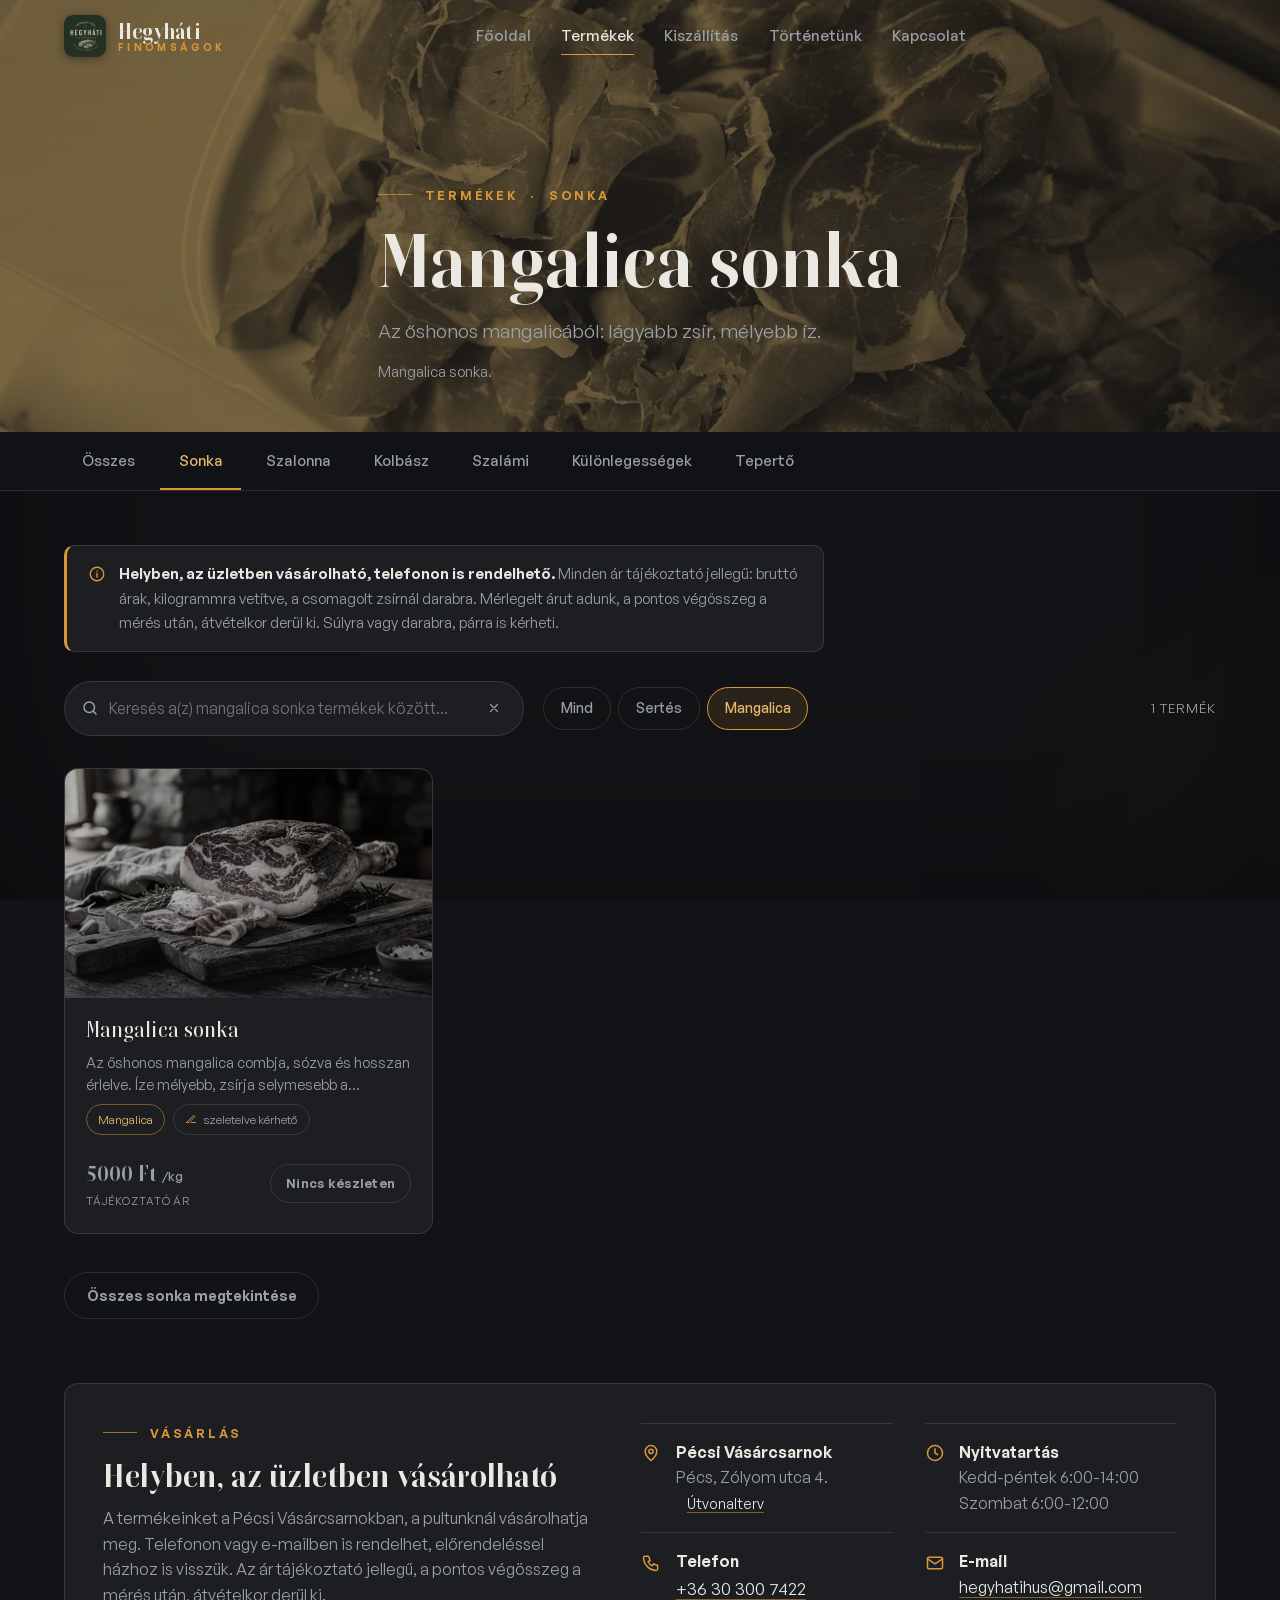
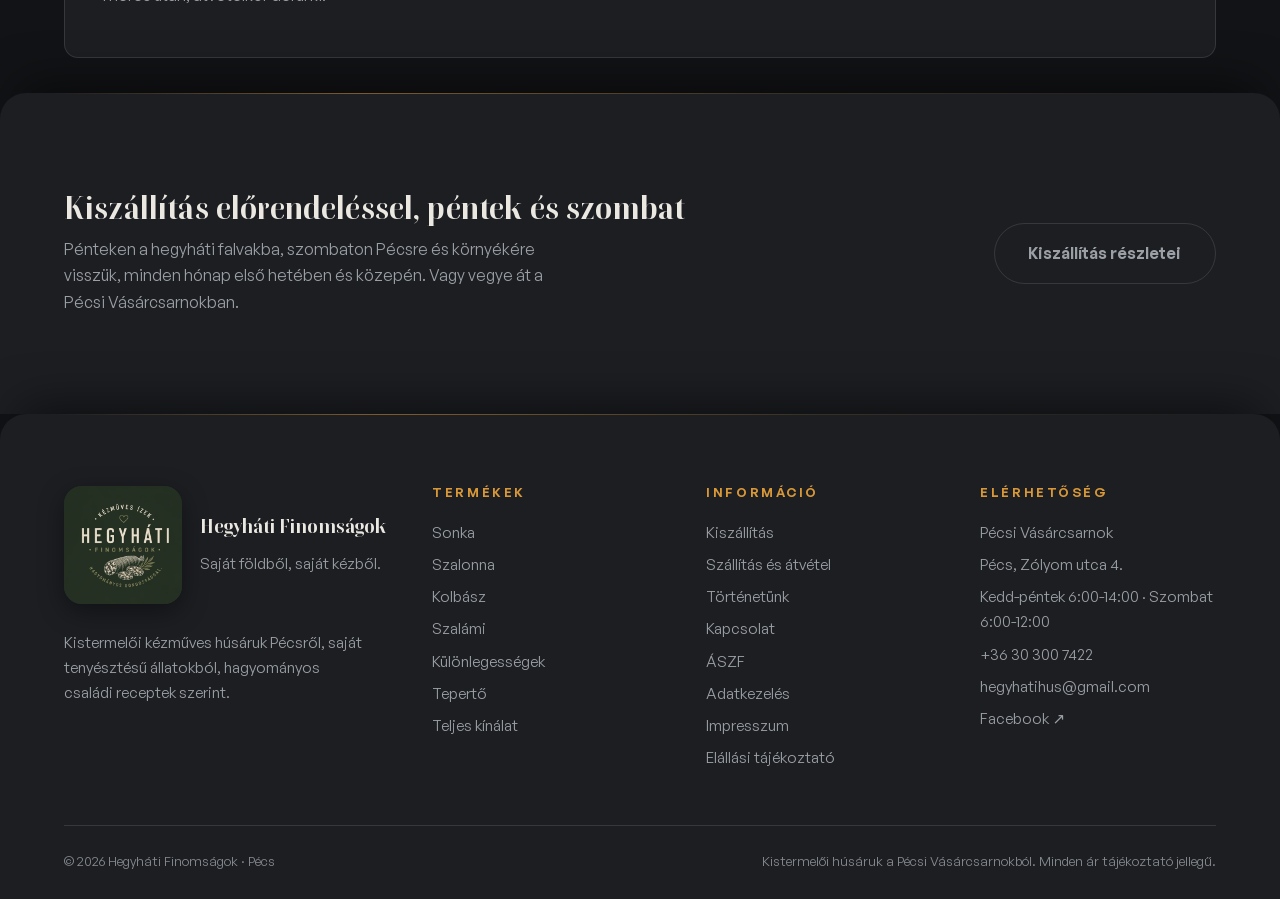
<file: mangalica-sonka.html>
<!DOCTYPE html>
<html lang="hu">
<head>
<meta charset="UTF-8">
<meta name="viewport" content="width=device-width, initial-scale=1.0">
<script>document.documentElement.className += ' js';</script>
<title>Mangalica sonka · Hegyháti Finomságok</title>
<meta name="description" content="Mangalica sonka a Hegyháti Finomságoktól, Pécsről: Mangalica sonka. 1 termék, bruttó árak Ft/kg, tájékoztató jelleggel. Vásárlás helyben, a Pécsi Vásárcsarnokban, vagy rendelés telefonon, kiszállítás előrendeléssel.">
<link rel="canonical" href="https://hegyhatifinomsagok.com/mangalica-sonka">
<meta property="og:type" content="website">
<meta property="og:title" content="Mangalica sonka · Hegyháti Finomságok">
<meta property="og:description" content="Mangalica sonka a Hegyháti Finomságoktól, Pécsről: Mangalica sonka. 1 termék, bruttó árak Ft/kg, tájékoztató jelleggel. Vásárlás helyben, a Pécsi Vásárcsarnokban, vagy rendelés telefonon, kiszállítás előrendeléssel.">
<meta property="og:image" content="https://hegyhatifinomsagok.com/media/products/mangalica-sonka-szalonna.webp">
<meta property="og:url" content="https://hegyhatifinomsagok.com/mangalica-sonka">
<meta property="og:locale" content="hu_HU">
<meta name="twitter:card" content="summary_large_image">
<link rel="icon" type="image/png" sizes="256x256" href="media/favicon.png">
<link rel="apple-touch-icon" href="media/apple-touch-icon.png">
<link rel="stylesheet" href="css/fonts.css">
<link rel="stylesheet" href="css/style.css">
<link rel="stylesheet" href="css/shop.css">
</head>
<body>

<div class="amb" aria-hidden="true"><div class="amb__vig"></div></div>

<!-- @nav -->
<nav class="nav" aria-label="Fő navigáció">
  <a href="index.html" class="nav__brand">
    <img class="nav__logo" src="media/logo-hegyhati.webp" alt="" width="42" height="42">
    <span><strong>Hegyháti</strong><small>Finomságok</small></span>
  </a>
  <div class="nav__links">
    <a href="index.html" class="nav__link">Főoldal</a>
    <a href="termekek.html" class="nav__link" aria-current="page">Termékek</a>
    <a href="kiszallitas.html" class="nav__link">Kiszállítás</a>
    <a href="rolunk.html" class="nav__link">Történetünk</a>
    <a href="kapcsolat.html" class="nav__link">Kapcsolat</a>
  </div>
  <div class="nav__cta">
    <button class="burger" aria-label="Menü" aria-expanded="false"><span></span></button>
  </div>
</nav>
<!-- @/nav -->

<!-- @mnav -->
<div class="mnav">
  <a href="index.html">Főoldal</a>
  <a href="termekek.html">Termékek <small>36 finomság</small></a>
  <a href="kiszallitas.html">Kiszállítás</a>
  <a href="rolunk.html">Történetünk</a>
  <a href="kapcsolat.html">Kapcsolat</a>
  <div class="mnav__foot">
    Pécsi Vásárcsarnok, Pécs, Zólyom utca 4. · kedd-péntek 6:00-14:00 · szombat 6:00-12:00<br>
    <a href="tel:+36303007422">+36 30 300 7422</a>
  </div>
</div>
<!-- @/mnav -->

<header class="cat-hero">
  <div class="cat-hero__media"><img src="media/stock/kat-sonka.webp" alt="" fetchpriority="high"></div>
  <div class="wrap">
    <p class="eyebrow"><a href="termekek.html">Termékek</a> · <a href="sonka.html">Sonka</a></p>
    <h1 style="margin-top:1.1rem">Mangalica sonka</h1>
    <p class="lead">Az őshonos mangalicából: lágyabb zsír, mélyebb íz.</p>
    <p style="margin-top:.8rem;color:var(--muted);font-size:.92rem">Mangalica sonka.</p>
  </div>
</header>

<div class="tabs-wrap" style="margin-top:0"><div class="tabs" id="shopTabs"></div></div>

<main class="wrap" style="padding-block:1.6rem 5rem">
  <div class="price-note" style="margin-top:1.8rem">
    <svg viewBox="0 0 24 24" fill="none" stroke-width="1.8" stroke-linecap="round"><circle cx="12" cy="12" r="9"/><path d="M12 8h.01M12 11v5"/></svg>
    <span><strong>Helyben, az üzletben vásárolható, telefonon is rendelhető.</strong> Minden ár tájékoztató jellegű: bruttó árak, kilogrammra vetítve, a csomagolt zsírnál darabra. Mérlegelt árut adunk, a pontos végösszeg a mérés után, átvételkor derül ki. Súlyra vagy darabra, párra is kérheti.</span>
  </div>
  <div id="shopTools"></div>
  <div id="shopRoot" data-cat="sonka" data-animal="mangalica" style="margin-top:2rem">
    <noscript><p style="padding:3rem 0;color:var(--muted)">Mangalica sonka: Mangalica sonka. A terméklistához JavaScript szükséges. A termékek helyben, a Pécsi Vásárcsarnokban vásárolhatók. Árlistánkért hívjon minket: +36 30 300 7422.</p></noscript>
  </div>
  <p style="margin-top:2.4rem"><a href="sonka.html" class="btn btn--ghost btn--sm" data-magnet>Összes sonka megtekintése</a></p>
  <section class="instore instore--wide" aria-labelledby="instoreTitle"><div class="instore__head"><p class="eyebrow">Vásárlás</p><h2 class="instore__title" id="instoreTitle">Helyben, az üzletben vásárolható</h2><p class="instore__lead">A termékeinket a Pécsi Vásárcsarnokban, a pultunknál vásárolhatja meg. Telefonon vagy e-mailben is rendelhet, előrendeléssel házhoz is visszük. Az ár tájékoztató jellegű, a pontos végösszeg a mérés után, átvételkor derül ki.</p></div><ul class="instore__rows"><li><svg viewBox="0 0 24 24" fill="none" stroke-width="1.8" stroke-linecap="round" aria-hidden="true"><path d="M12 21s-7-5.5-7-11a7 7 0 0 1 14 0c0 5.5-7 11-7 11Z"/><circle cx="12" cy="10" r="2.6"/></svg><span><strong>Pécsi Vásárcsarnok</strong>Pécs, Zólyom utca 4.<a class="instore__aux" href="https://www.google.com/maps/search/?api=1&query=P%C3%A9cs%2C+Z%C3%B3lyom+utca+4." target="_blank" rel="noopener">Útvonalterv</a></span></li><li><svg viewBox="0 0 24 24" fill="none" stroke-width="1.8" stroke-linecap="round" aria-hidden="true"><circle cx="12" cy="12" r="9"/><path d="M12 7v5l3.2 2"/></svg><span><strong>Nyitvatartás</strong>Kedd-péntek 6:00-14:00<br>Szombat 6:00-12:00</span></li><li><svg viewBox="0 0 24 24" fill="none" stroke-width="1.8" stroke-linecap="round" stroke-linejoin="round" aria-hidden="true"><path d="M5 4h4l2 5-2.5 1.5a12 12 0 0 0 5 5L15 13l5 2v4a2 2 0 0 1-2 2A16 16 0 0 1 3 6a2 2 0 0 1 2-2Z"/></svg><span><strong>Telefon</strong><a class="num-tab" href="tel:+36303007422">+36 30 300 7422</a></span></li><li><svg viewBox="0 0 24 24" fill="none" stroke-width="1.8" stroke-linecap="round" aria-hidden="true"><rect x="3" y="5" width="18" height="14" rx="2"/><path d="M3 7l9 6 9-6"/></svg><span><strong>E-mail</strong><a href="mailto:hegyhatihus@gmail.com">hegyhatihus@gmail.com</a></span></li></ul></section>
</main>

<section class="lip">
  <div class="wrap" style="display:flex;flex-wrap:wrap;align-items:center;justify-content:space-between;gap:2rem">
    <div>
      <h2 style="font-size:var(--step-2)" data-reveal>Kiszállítás előrendeléssel, péntek és szombat</h2>
      <p style="color:var(--muted);margin-top:.7rem;max-width:52ch" data-reveal>Pénteken a hegyháti falvakba, szombaton Pécsre és környékére visszük, minden hónap első hetében és közepén. Vagy vegye át a Pécsi Vásárcsarnokban.</p>
    </div>
    <a href="kiszallitas.html" class="btn btn--ghost" data-magnet>Kiszállítás részletei</a>
  </div>
</section>

<!-- @footer full -->
<footer class="footer" style="margin-top:0">
  <div class="wrap">
    <div class="footer__grid" style="padding-top:0">
      <div>
        <div class="footer__brandline">
          <div class="stamp"><img src="media/logo-hegyhati.webp" alt="Hegyháti Finomságok logó" width="118" height="118"></div>
          <div>
            <strong style="font-family:var(--font-display);font-size:1.25rem">Hegyháti Finomságok</strong>
            <p style="margin-top:.3rem">Saját földből, saját kézből.</p>
          </div>
        </div>
        <p style="margin-top:1.4rem;max-width:34ch">Kistermelői kézműves húsáruk Pécsről, saját tenyésztésű állatokból, hagyományos családi receptek szerint.</p>
      </div>
      <div>
        <h4>Termékek</h4>
        <a href="sonka.html">Sonka</a>
        <a href="szalonna.html">Szalonna</a>
        <a href="kolbasz.html">Kolbász</a>
        <a href="szalami.html">Szalámi</a>
        <a href="kulonlegessegek.html">Különlegességek</a>
        <a href="teperto.html">Tepertő</a>
        <a href="termekek.html">Teljes kínálat</a>
      </div>
      <div>
        <h4>Információ</h4>
        <a href="kiszallitas.html">Kiszállítás</a>
        <a href="szallitas.html">Szállítás és átvétel</a>
        <a href="rolunk.html">Történetünk</a>
        <a href="kapcsolat.html">Kapcsolat</a>
        <a href="aszf.html">ÁSZF</a>
        <a href="adatkezeles.html">Adatkezelés</a>
        <a href="impresszum.html">Impresszum</a>
        <a href="elallas.html">Elállási tájékoztató</a>
      </div>
      <div>
        <h4>Elérhetőség</h4>
        <p>Pécsi Vásárcsarnok</p>
        <p>Pécs, Zólyom utca 4.</p>
        <p>Kedd-péntek 6:00-14:00 · Szombat 6:00-12:00</p>
        <a href="tel:+36303007422" class="num-tab">+36 30 300 7422</a>
        <a href="mailto:hegyhatihus@gmail.com">hegyhatihus@gmail.com</a>
        <a href="https://www.facebook.com/hegyhatifinomsagok" target="_blank" rel="noopener">Facebook ↗</a>
      </div>
    </div>
    <div class="footer__bottom">
      <span>© 2026 Hegyháti Finomságok · Pécs</span>
      <span>Kistermelői húsáruk a Pécsi Vásárcsarnokból. Minden ár tájékoztató jellegű.</span>
    </div>
  </div>
</footer>
<!-- @/footer -->

<script src="js/vendor/gsap.min.js"></script>
<script src="js/vendor/ScrollTrigger.min.js"></script>
<script src="js/vendor/lenis.min.js"></script>
<script src="js/config.js"></script>
<script src="js/data/products.js"></script>
<script src="js/main.js"></script>
<script src="js/shop/cart.js"></script>
<script src="js/shop/cart-drawer.js"></script>
<script src="js/shop/catalog.js"></script>
<script src="js/shop/shop-page.js"></script>
</body>
</html>
</file>
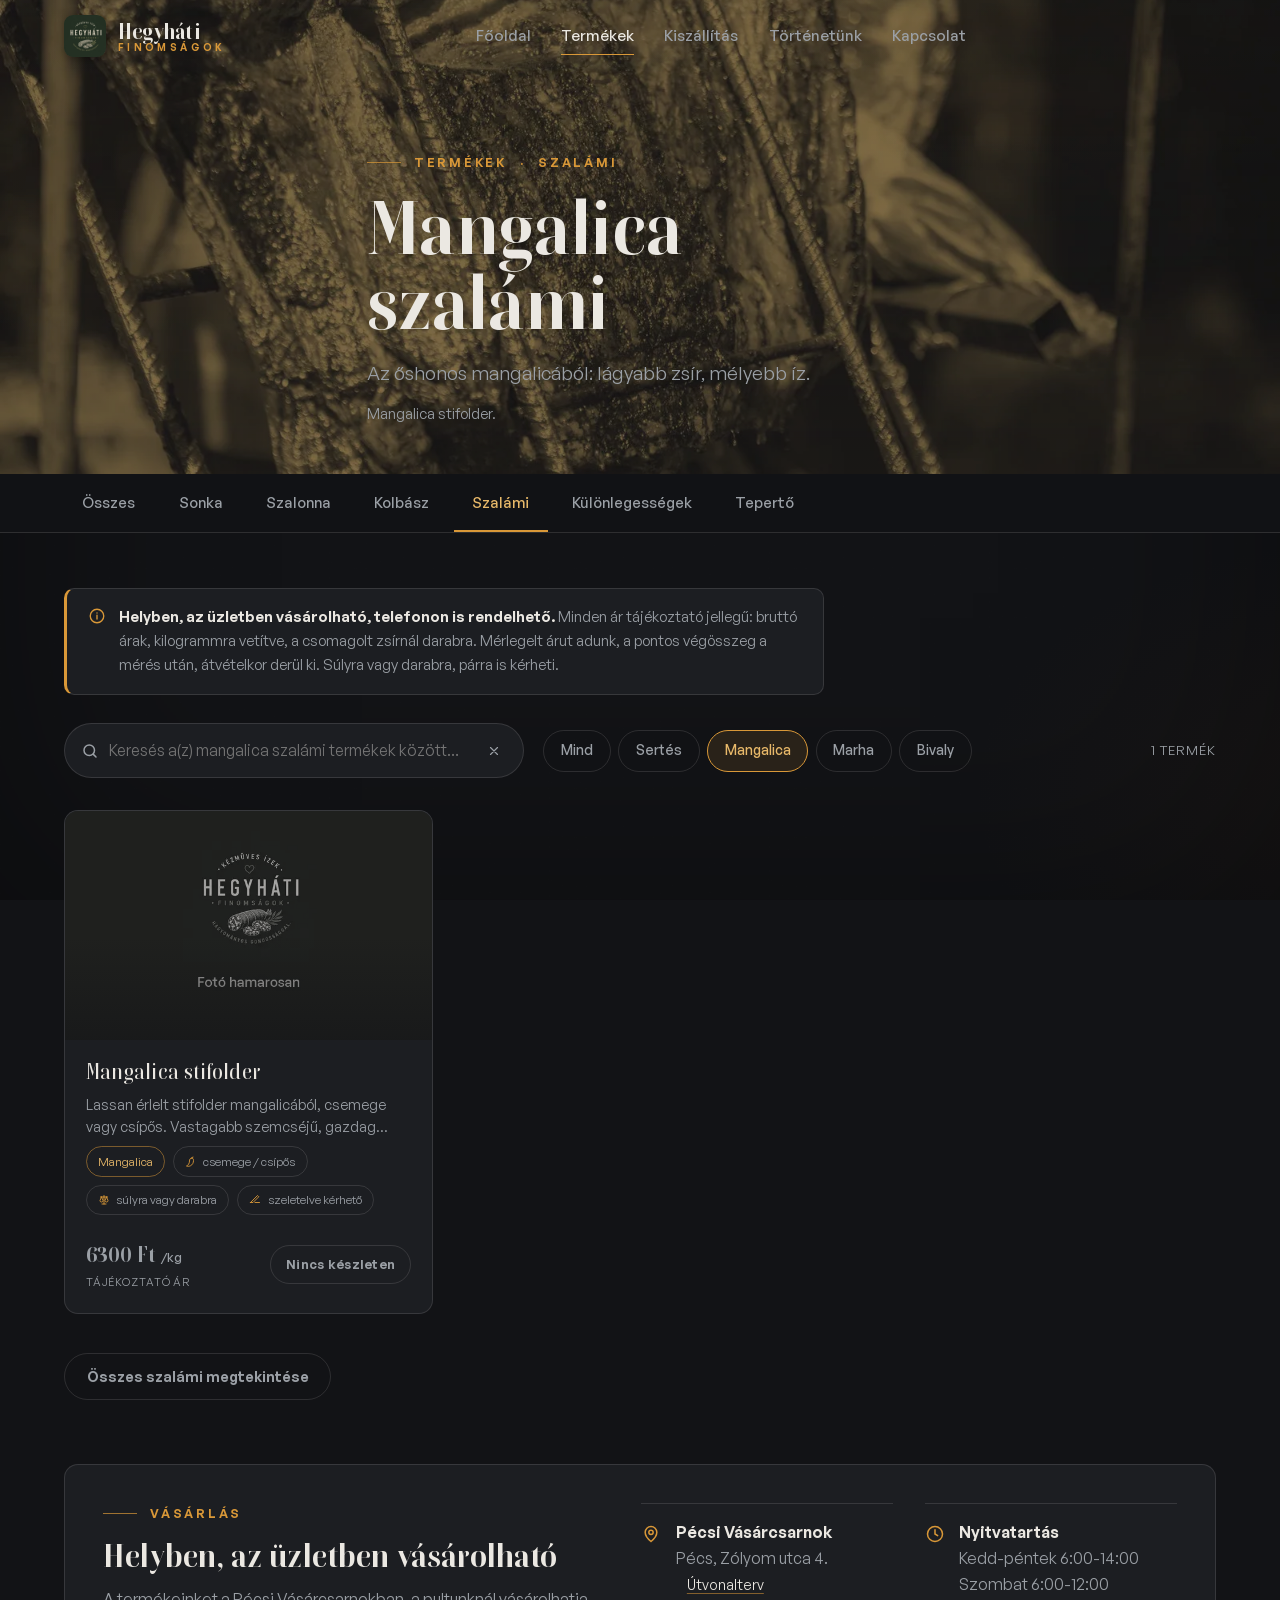
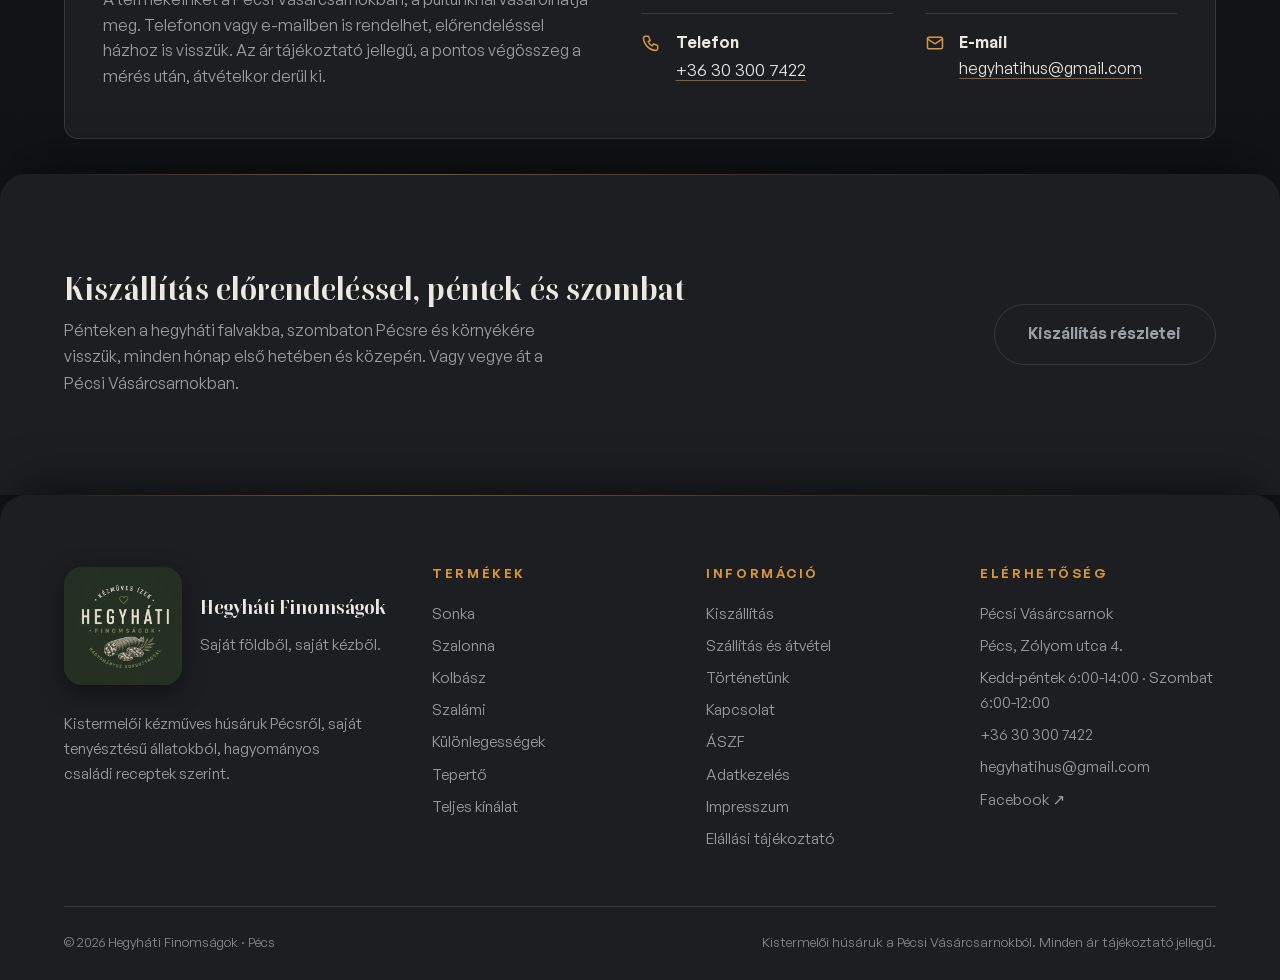
<file: mangalica-szalami.html>
<!DOCTYPE html>
<html lang="hu">
<head>
<meta charset="UTF-8">
<meta name="viewport" content="width=device-width, initial-scale=1.0">
<script>document.documentElement.className += ' js';</script>
<title>Mangalica szalámi · Hegyháti Finomságok</title>
<meta name="description" content="Mangalica szalámi a Hegyháti Finomságoktól, Pécsről: Mangalica stifolder. 1 termék, bruttó árak Ft/kg, tájékoztató jelleggel. Vásárlás helyben, a Pécsi Vásárcsarnokban, vagy rendelés telefonon, kiszállítás előrendeléssel.">
<link rel="canonical" href="https://hegyhatifinomsagok.com/mangalica-szalami">
<meta property="og:type" content="website">
<meta property="og:title" content="Mangalica szalámi · Hegyháti Finomságok">
<meta property="og:description" content="Mangalica szalámi a Hegyháti Finomságoktól, Pécsről: Mangalica stifolder. 1 termék, bruttó árak Ft/kg, tájékoztató jelleggel. Vásárlás helyben, a Pécsi Vásárcsarnokban, vagy rendelés telefonon, kiszállítás előrendeléssel.">
<meta property="og:image" content="https://hegyhatifinomsagok.com/media/stock/kat-mangalica.webp">
<meta property="og:url" content="https://hegyhatifinomsagok.com/mangalica-szalami">
<meta property="og:locale" content="hu_HU">
<meta name="twitter:card" content="summary_large_image">
<link rel="icon" type="image/png" sizes="256x256" href="media/favicon.png">
<link rel="apple-touch-icon" href="media/apple-touch-icon.png">
<link rel="stylesheet" href="css/fonts.css">
<link rel="stylesheet" href="css/style.css">
<link rel="stylesheet" href="css/shop.css">
</head>
<body>

<div class="amb" aria-hidden="true"><div class="amb__vig"></div></div>

<!-- @nav -->
<nav class="nav" aria-label="Fő navigáció">
  <a href="index.html" class="nav__brand">
    <img class="nav__logo" src="media/logo-hegyhati.webp" alt="" width="42" height="42">
    <span><strong>Hegyháti</strong><small>Finomságok</small></span>
  </a>
  <div class="nav__links">
    <a href="index.html" class="nav__link">Főoldal</a>
    <a href="termekek.html" class="nav__link" aria-current="page">Termékek</a>
    <a href="kiszallitas.html" class="nav__link">Kiszállítás</a>
    <a href="rolunk.html" class="nav__link">Történetünk</a>
    <a href="kapcsolat.html" class="nav__link">Kapcsolat</a>
  </div>
  <div class="nav__cta">
    <button class="burger" aria-label="Menü" aria-expanded="false"><span></span></button>
  </div>
</nav>
<!-- @/nav -->

<!-- @mnav -->
<div class="mnav">
  <a href="index.html">Főoldal</a>
  <a href="termekek.html">Termékek <small>36 finomság</small></a>
  <a href="kiszallitas.html">Kiszállítás</a>
  <a href="rolunk.html">Történetünk</a>
  <a href="kapcsolat.html">Kapcsolat</a>
  <div class="mnav__foot">
    Pécsi Vásárcsarnok, Pécs, Zólyom utca 4. · kedd-péntek 6:00-14:00 · szombat 6:00-12:00<br>
    <a href="tel:+36303007422">+36 30 300 7422</a>
  </div>
</div>
<!-- @/mnav -->

<header class="cat-hero">
  <div class="cat-hero__media"><img src="media/stock/kat-mangalica.webp" alt="" fetchpriority="high"></div>
  <div class="wrap">
    <p class="eyebrow"><a href="termekek.html">Termékek</a> · <a href="szalami.html">Szalámi</a></p>
    <h1 style="margin-top:1.1rem">Mangalica szalámi</h1>
    <p class="lead">Az őshonos mangalicából: lágyabb zsír, mélyebb íz.</p>
    <p style="margin-top:.8rem;color:var(--muted);font-size:.92rem">Mangalica stifolder.</p>
  </div>
</header>

<div class="tabs-wrap" style="margin-top:0"><div class="tabs" id="shopTabs"></div></div>

<main class="wrap" style="padding-block:1.6rem 5rem">
  <div class="price-note" style="margin-top:1.8rem">
    <svg viewBox="0 0 24 24" fill="none" stroke-width="1.8" stroke-linecap="round"><circle cx="12" cy="12" r="9"/><path d="M12 8h.01M12 11v5"/></svg>
    <span><strong>Helyben, az üzletben vásárolható, telefonon is rendelhető.</strong> Minden ár tájékoztató jellegű: bruttó árak, kilogrammra vetítve, a csomagolt zsírnál darabra. Mérlegelt árut adunk, a pontos végösszeg a mérés után, átvételkor derül ki. Súlyra vagy darabra, párra is kérheti.</span>
  </div>
  <div id="shopTools"></div>
  <div id="shopRoot" data-cat="szalami" data-animal="mangalica" style="margin-top:2rem">
    <noscript><p style="padding:3rem 0;color:var(--muted)">Mangalica szalámi: Mangalica stifolder. A terméklistához JavaScript szükséges. A termékek helyben, a Pécsi Vásárcsarnokban vásárolhatók. Árlistánkért hívjon minket: +36 30 300 7422.</p></noscript>
  </div>
  <p style="margin-top:2.4rem"><a href="szalami.html" class="btn btn--ghost btn--sm" data-magnet>Összes szalámi megtekintése</a></p>
  <section class="instore instore--wide" aria-labelledby="instoreTitle"><div class="instore__head"><p class="eyebrow">Vásárlás</p><h2 class="instore__title" id="instoreTitle">Helyben, az üzletben vásárolható</h2><p class="instore__lead">A termékeinket a Pécsi Vásárcsarnokban, a pultunknál vásárolhatja meg. Telefonon vagy e-mailben is rendelhet, előrendeléssel házhoz is visszük. Az ár tájékoztató jellegű, a pontos végösszeg a mérés után, átvételkor derül ki.</p></div><ul class="instore__rows"><li><svg viewBox="0 0 24 24" fill="none" stroke-width="1.8" stroke-linecap="round" aria-hidden="true"><path d="M12 21s-7-5.5-7-11a7 7 0 0 1 14 0c0 5.5-7 11-7 11Z"/><circle cx="12" cy="10" r="2.6"/></svg><span><strong>Pécsi Vásárcsarnok</strong>Pécs, Zólyom utca 4.<a class="instore__aux" href="https://www.google.com/maps/search/?api=1&query=P%C3%A9cs%2C+Z%C3%B3lyom+utca+4." target="_blank" rel="noopener">Útvonalterv</a></span></li><li><svg viewBox="0 0 24 24" fill="none" stroke-width="1.8" stroke-linecap="round" aria-hidden="true"><circle cx="12" cy="12" r="9"/><path d="M12 7v5l3.2 2"/></svg><span><strong>Nyitvatartás</strong>Kedd-péntek 6:00-14:00<br>Szombat 6:00-12:00</span></li><li><svg viewBox="0 0 24 24" fill="none" stroke-width="1.8" stroke-linecap="round" stroke-linejoin="round" aria-hidden="true"><path d="M5 4h4l2 5-2.5 1.5a12 12 0 0 0 5 5L15 13l5 2v4a2 2 0 0 1-2 2A16 16 0 0 1 3 6a2 2 0 0 1 2-2Z"/></svg><span><strong>Telefon</strong><a class="num-tab" href="tel:+36303007422">+36 30 300 7422</a></span></li><li><svg viewBox="0 0 24 24" fill="none" stroke-width="1.8" stroke-linecap="round" aria-hidden="true"><rect x="3" y="5" width="18" height="14" rx="2"/><path d="M3 7l9 6 9-6"/></svg><span><strong>E-mail</strong><a href="mailto:hegyhatihus@gmail.com">hegyhatihus@gmail.com</a></span></li></ul></section>
</main>

<section class="lip">
  <div class="wrap" style="display:flex;flex-wrap:wrap;align-items:center;justify-content:space-between;gap:2rem">
    <div>
      <h2 style="font-size:var(--step-2)" data-reveal>Kiszállítás előrendeléssel, péntek és szombat</h2>
      <p style="color:var(--muted);margin-top:.7rem;max-width:52ch" data-reveal>Pénteken a hegyháti falvakba, szombaton Pécsre és környékére visszük, minden hónap első hetében és közepén. Vagy vegye át a Pécsi Vásárcsarnokban.</p>
    </div>
    <a href="kiszallitas.html" class="btn btn--ghost" data-magnet>Kiszállítás részletei</a>
  </div>
</section>

<!-- @footer full -->
<footer class="footer" style="margin-top:0">
  <div class="wrap">
    <div class="footer__grid" style="padding-top:0">
      <div>
        <div class="footer__brandline">
          <div class="stamp"><img src="media/logo-hegyhati.webp" alt="Hegyháti Finomságok logó" width="118" height="118"></div>
          <div>
            <strong style="font-family:var(--font-display);font-size:1.25rem">Hegyháti Finomságok</strong>
            <p style="margin-top:.3rem">Saját földből, saját kézből.</p>
          </div>
        </div>
        <p style="margin-top:1.4rem;max-width:34ch">Kistermelői kézműves húsáruk Pécsről, saját tenyésztésű állatokból, hagyományos családi receptek szerint.</p>
      </div>
      <div>
        <h4>Termékek</h4>
        <a href="sonka.html">Sonka</a>
        <a href="szalonna.html">Szalonna</a>
        <a href="kolbasz.html">Kolbász</a>
        <a href="szalami.html">Szalámi</a>
        <a href="kulonlegessegek.html">Különlegességek</a>
        <a href="teperto.html">Tepertő</a>
        <a href="termekek.html">Teljes kínálat</a>
      </div>
      <div>
        <h4>Információ</h4>
        <a href="kiszallitas.html">Kiszállítás</a>
        <a href="szallitas.html">Szállítás és átvétel</a>
        <a href="rolunk.html">Történetünk</a>
        <a href="kapcsolat.html">Kapcsolat</a>
        <a href="aszf.html">ÁSZF</a>
        <a href="adatkezeles.html">Adatkezelés</a>
        <a href="impresszum.html">Impresszum</a>
        <a href="elallas.html">Elállási tájékoztató</a>
      </div>
      <div>
        <h4>Elérhetőség</h4>
        <p>Pécsi Vásárcsarnok</p>
        <p>Pécs, Zólyom utca 4.</p>
        <p>Kedd-péntek 6:00-14:00 · Szombat 6:00-12:00</p>
        <a href="tel:+36303007422" class="num-tab">+36 30 300 7422</a>
        <a href="mailto:hegyhatihus@gmail.com">hegyhatihus@gmail.com</a>
        <a href="https://www.facebook.com/hegyhatifinomsagok" target="_blank" rel="noopener">Facebook ↗</a>
      </div>
    </div>
    <div class="footer__bottom">
      <span>© 2026 Hegyháti Finomságok · Pécs</span>
      <span>Kistermelői húsáruk a Pécsi Vásárcsarnokból. Minden ár tájékoztató jellegű.</span>
    </div>
  </div>
</footer>
<!-- @/footer -->

<script src="js/vendor/gsap.min.js"></script>
<script src="js/vendor/ScrollTrigger.min.js"></script>
<script src="js/vendor/lenis.min.js"></script>
<script src="js/config.js"></script>
<script src="js/data/products.js"></script>
<script src="js/main.js"></script>
<script src="js/shop/cart.js"></script>
<script src="js/shop/cart-drawer.js"></script>
<script src="js/shop/catalog.js"></script>
<script src="js/shop/shop-page.js"></script>
</body>
</html>
</file>
<file: css/fonts.css>
/* Hegyháti Finomságok, self-hosted fontok (Fontshare: Boska + General Sans)
   ő/ű glyph-teszt: ÁTMENT (2026-07-18, headless render) */

@font-face {
  font-family: 'Boska';
  src: url('../fonts/boska-400.woff2') format('woff2');
  font-weight: 400;
  font-style: normal;
  font-display: swap;
}
@font-face {
  font-family: 'Boska';
  src: url('../fonts/boska-500.woff2') format('woff2');
  font-weight: 500;
  font-style: normal;
  font-display: swap;
}
@font-face {
  font-family: 'Boska';
  src: url('../fonts/boska-700.woff2') format('woff2');
  font-weight: 700;
  font-style: normal;
  font-display: swap;
}
@font-face {
  font-family: 'General Sans';
  src: url('../fonts/general-sans-400.woff2') format('woff2');
  font-weight: 400;
  font-style: normal;
  font-display: swap;
}
@font-face {
  font-family: 'General Sans';
  src: url('../fonts/general-sans-500.woff2') format('woff2');
  font-weight: 500;
  font-style: normal;
  font-display: swap;
}
@font-face {
  font-family: 'General Sans';
  src: url('../fonts/general-sans-600.woff2') format('woff2');
  font-weight: 600;
  font-style: normal;
  font-display: swap;
}
</file>
<file: css/style.css>
/* ==========================================================================
   HEGYHÁTI FINOMSÁGOK, „Füstház" design-rendszer, WEBOLDAL 2: az EREDETI faszén + borostyán paletta,
   az ÚJ logóval (David 2026-09-08 kérése, összehasonlításhoz a zöld-olíva verzió mellett).
   Robusztus gerinc: a kritikus vizuál CSS/IO-alapú, gsap csak extra.
   ========================================================================== */

/* ============ TOKENEK (Füstház) ============ */
:root{
  --base:#121316;            /* faszén alap */
  --surface:#1C1E22;         /* emelt felület */
  --surface-2:#24262B;       /* kártya-hover, mélyebb felület */
  --ink:#EBE8E2;             /* törtfehér szöveg */
  --muted:#9BA0A6;           /* halvány szöveg (kontraszt-emelt) */
  --accent:#D99838;          /* borostyán */
  --accent-soft:#E8B96A;     /* világosabb borostyán (szöveghez sötéten) */
  --paper:#EFE7DA;           /* krém „hentespapír”, világos chip */
  --paper-ink:#211D18;       /* sötét szöveg a paper felületen */
  --line:rgba(235,232,226,.13);
  --font-display:'Boska',Georgia,serif;
  --font-body:'General Sans',system-ui,sans-serif;
  --step--1:.875rem;
  --step-0:1rem;
  --step-1:1.19rem;
  --step-2:clamp(1.5rem,2.6vw,2rem);
  --step-3:clamp(2rem,4.6vw,3.3rem);
  --step-4:clamp(2.6rem,6.5vw,4.6rem);
  --step-5:clamp(3.1rem,9vw,7.2rem);
  --pad:clamp(1.25rem,5vw,5.5rem);
  --maxw:1360px;
  --ease:cubic-bezier(.16,1,.3,1);
  --r-card:14px;
  --r-lip:26px;
}

/* ============ RESET + ALAP ============ */
*{margin:0;padding:0;box-sizing:border-box}
html{-webkit-font-smoothing:antialiased;scroll-behavior:auto;overflow-x:clip}
body{background:var(--base);color:var(--ink);font-family:var(--font-body);font-size:var(--step-0);line-height:1.65;overflow-x:clip}
/* Lenis hivatalos CSS (kötelező) */
html.lenis,html.lenis body{height:auto}
.lenis:not(.lenis-autoToggle).lenis-stopped{overflow:clip}
.lenis [data-lenis-prevent]{overscroll-behavior:contain}
.lenis.lenis-smooth iframe{pointer-events:none}
h1,h2,h3,h4{font-family:var(--font-display);font-weight:700;line-height:1.02;letter-spacing:.005em;text-wrap:balance}
a{color:inherit;text-decoration:none}
img{display:block;max-width:100%}
button{font:inherit;color:inherit;background:none;border:0;cursor:pointer}
input,select,textarea{font:inherit;color:inherit}
::selection{background:var(--accent);color:#121316}
.wrap{max-width:var(--maxw);margin:0 auto;padding-inline:var(--pad)}
section{position:relative;padding-block:clamp(4rem,11vh,9rem)}
.eyebrow{display:flex;align-items:center;gap:.8rem;font-size:.78rem;font-weight:600;letter-spacing:.22em;text-transform:uppercase;color:var(--accent)}
.eyebrow::before{content:'';width:34px;height:1px;background:var(--accent);opacity:.7}
.lead{color:var(--muted);font-size:var(--step-1);max-width:56ch}
.num-tab{font-variant-numeric:tabular-nums}
.sr-only{position:absolute;width:1px;height:1px;overflow:hidden;clip:rect(0 0 0 0);white-space:nowrap}

/* ============ ATMOSZFÉRA-RÉTEG (amb), body-szintű, z:-1, sose tiszta fekete ============ */
.amb{position:fixed;inset:0;z-index:-1;pointer-events:none;background:var(--base)}
.amb::before{content:'';position:absolute;inset:0;
  background:
    radial-gradient(58% 44% at 82% -6%, rgba(217,152,56,.13), transparent 62%),
    radial-gradient(46% 40% at -8% 22%, rgba(140,90,40,.10), transparent 60%),
    radial-gradient(52% 46% at 108% 88%, rgba(90,54,24,.10), transparent 62%);}
.amb::after{content:'';position:absolute;inset:0;background:url('../media/grain.png') repeat;background-size:220px;opacity:.05;mix-blend-mode:overlay}
.amb__vig{position:absolute;inset:0;box-shadow:inset 0 0 22vmax rgba(0,0,0,.38)}

/* ============ NAV ============ */
.nav{position:fixed;top:0;left:0;width:100%;z-index:220;display:flex;justify-content:space-between;align-items:center;gap:1rem;
  padding:.95rem var(--pad);transition:transform .45s var(--ease),background .3s ease,box-shadow .3s ease}
.nav--scrolled{background:rgba(18,19,22,.96);box-shadow:0 1px 0 var(--line)}
.nav--hidden{transform:translateY(-130%)}
.nav__brand{display:flex;align-items:center;gap:.75rem;line-height:1.04}
.nav__logo{width:42px;height:42px;border-radius:9px;object-fit:cover;flex:0 0 auto;box-shadow:0 2px 10px rgba(0,0,0,.35)}
.nav__brand>span{display:flex;flex-direction:column}
.nav__brand strong{font-family:var(--font-display);font-weight:700;font-size:1.34rem;letter-spacing:.01em}
.nav__brand small{font-size:.62rem;font-weight:600;letter-spacing:.34em;text-transform:uppercase;color:var(--accent)}
.nav__links{display:flex;gap:1.9rem;align-items:center}
.nav__link{position:relative;font-size:.94rem;font-weight:500;color:var(--muted);transition:color .25s}
.nav__link:hover,.nav__link[aria-current="page"]{color:var(--ink)}
.nav__link::after{content:'';position:absolute;left:0;bottom:-6px;width:100%;height:1px;background:var(--accent);transform:scaleX(0);transform-origin:left;transition:transform .35s var(--ease)}
.nav__link:hover::after,.nav__link[aria-current="page"]::after{transform:scaleX(1)}
.nav__cta{display:flex;align-items:center;gap:.9rem}
.cart-btn{position:relative;display:grid;place-items:center;width:44px;height:44px;border:1px solid var(--line);border-radius:50%;transition:border-color .3s,background .3s}
.cart-btn:hover{border-color:var(--accent);background:rgba(217,152,56,.08)}
.cart-btn svg{width:20px;height:20px;stroke:var(--ink)}
.cart-btn__badge{position:absolute;top:-4px;right:-4px;min-width:19px;height:19px;padding:0 5px;display:grid;place-items:center;background:var(--accent);color:#16130D;font-size:.68rem;font-weight:600;border-radius:100px;opacity:0;transform:scale(.5);transition:opacity .25s,transform .35s var(--ease)}
.cart-btn__badge.on{opacity:1;transform:scale(1)}
.cart-btn__badge.bump{animation:bump .45s var(--ease)}
@keyframes bump{40%{transform:scale(1.35)}}
.burger{display:none;width:44px;height:44px;place-items:center;border:1px solid var(--line);border-radius:50%}
.burger span{position:relative;display:block;width:18px;height:2px;background:var(--ink);transition:background .2s}
.burger span::before,.burger span::after{content:'';position:absolute;left:0;width:100%;height:2px;background:var(--ink);transition:transform .3s var(--ease),top .3s}
.burger span::before{top:-6px}
.burger span::after{top:6px}
.menu-open .burger span{background:transparent}
.menu-open .burger span::before{top:0;transform:rotate(45deg)}
.menu-open .burger span::after{top:0;transform:rotate(-45deg)}
@media(max-width:900px){
  .nav__links{display:none}
  .burger{display:grid}
}
/* Mobil menü-overlay */
.mnav{position:fixed;inset:0;z-index:210;background:rgba(18,19,22,.97);display:flex;flex-direction:column;justify-content:center;padding:0 var(--pad);
  opacity:0;visibility:hidden;transition:opacity .4s ease,visibility 0s .4s}
.menu-open .mnav{opacity:1;visibility:visible;transition:opacity .4s ease}
.mnav a{font-family:var(--font-display);font-size:clamp(2rem,9vw,3.2rem);font-weight:700;padding:.45rem 0;color:var(--ink);opacity:.92}
.mnav a small{display:inline-block;margin-left:.9rem;font-family:var(--font-body);font-size:.8rem;color:var(--accent);letter-spacing:.2em}
.mnav__foot{margin-top:2.4rem;color:var(--muted);font-size:.9rem;line-height:1.9}

/* ============ HERO (index), ken-burns + spotlight + grain, CSS-alap ============ */
.hero{min-height:100svh;display:flex;flex-direction:column;justify-content:flex-end;position:relative;padding-bottom:7vh;overflow:clip}
.hero__media{position:absolute;inset:0;z-index:-1;overflow:hidden}
.hero__media img{width:100%;height:100%;object-fit:cover;transform-origin:62% 40%}
.js .hero__media img{animation:kenburns 34s ease-in-out infinite alternate}
@keyframes kenburns{from{transform:scale(1.02) translate(0,0)}to{transform:scale(1.12) translate(-1.6%,1.2%)}}
.hero__media::before{content:'';position:absolute;inset:0;z-index:1;
  background:
    radial-gradient(70% 58% at 70% 30%, rgba(217,152,56,.14), transparent 64%),
    linear-gradient(180deg, rgba(18,19,22,.62) 0%, rgba(18,19,22,.28) 34%, rgba(18,19,22,.55) 68%, var(--base) 97%);}
.hero__media::after{content:'';position:absolute;inset:0;z-index:2;background:url('../media/grain.png') repeat;background-size:200px;opacity:.07;mix-blend-mode:overlay}
.hero__title{font-size:var(--step-5);max-width:12ch}
.hero__title .line{display:block;overflow:hidden}
.hero__title .line>span{display:block}
.js .hero__title .line>span{transform:translateY(112%)}
.js .hero.is-in .line>span{transform:translateY(0);transition:transform 1.05s var(--ease)}
.js .hero.is-in .line:nth-child(2)>span{transition-delay:.12s}
.hero__sub{margin-top:1.4rem;max-width:52ch;color:#C9C4BB;font-size:var(--step-1)}
.hero__badges{display:flex;flex-wrap:wrap;gap:.7rem;margin-top:1.9rem}
.badge{display:inline-flex;align-items:center;gap:.55rem;padding:.5rem 1rem;border:1px solid var(--line);border-radius:100px;font-size:.85rem;color:#C9C4BB;background:rgba(18,19,22,.62)}
.badge svg{width:15px;height:15px;stroke:var(--accent)}
.hero__cta{display:flex;flex-wrap:wrap;gap:1rem;margin-top:2.2rem}
.js .hero__sub,.js .hero__badges,.js .hero__cta{opacity:0;transform:translateY(26px)}
.js .hero.is-in .hero__sub,.js .hero.is-in .hero__badges,.js .hero.is-in .hero__cta{opacity:1;transform:none;transition:opacity .9s ease .35s,transform .9s var(--ease) .35s}
.scroll-hint{position:absolute;bottom:2.2rem;right:var(--pad);width:1px;height:52px;background:linear-gradient(rgba(235,232,226,.5),transparent);overflow:hidden}
.scroll-hint::after{content:'';position:absolute;top:-50%;left:0;width:100%;height:50%;background:var(--accent);animation:drop 1.9s cubic-bezier(.7,0,.3,1) infinite}
@keyframes drop{to{top:110%}}

/* ============ GOMBOK ============ */
.btn{display:inline-flex;align-items:center;gap:.7rem;position:relative;overflow:hidden;padding:1.02rem 2.1rem;border:1px solid rgba(217,152,56,.55);border-radius:100px;z-index:0;font-weight:600;font-size:.98rem;color:var(--ink);transition:color .35s,border-color .35s}
.btn::before{content:'';position:absolute;inset:0;background:var(--accent);transform:translateY(102%);transition:transform .45s cubic-bezier(.7,0,.2,1);z-index:-1}
.btn:hover{color:#16130D;border-color:var(--accent)}
.btn:hover::before{transform:translateY(0)}
.btn svg{width:17px;height:17px}
.btn--solid{background:var(--accent);border-color:var(--accent);color:#16130D}
.btn--solid::before{background:var(--ink)}
.btn--solid:hover{color:#121316}
.btn--ghost{border-color:var(--line);color:var(--muted)}
.btn--ghost:hover{color:#16130D}
.btn--sm{padding:.68rem 1.35rem;font-size:.88rem}
.btn[disabled],.btn.is-disabled{opacity:.45;pointer-events:none}

/* ============ REVEAL (RB2) ============ */
.js [data-reveal]{opacity:0;transform:translateY(38px);will-change:transform,opacity}
.js [data-reveal].in{opacity:1;transform:none;transition:opacity .8s ease,transform .8s var(--ease)}
.js [data-reveal][data-delay="1"].in{transition-delay:.08s}
.js [data-reveal][data-delay="2"].in{transition-delay:.16s}
.js [data-reveal][data-delay="3"].in{transition-delay:.24s}

/* ============ SZEKCIÓ-ELVÁLASZTÓK, opálos lip (SOHA szín-a-színbe) ============ */
.lip{position:relative;z-index:2;background:var(--surface);border-radius:var(--r-lip) var(--r-lip) 0 0;margin-top:-5vh;
  box-shadow:0 -28px 48px -22px rgba(0,0,0,.55)}
.lip::before{content:'';position:absolute;top:0;left:0;right:0;height:1px;border-radius:inherit;
  background:linear-gradient(90deg, transparent 4%, rgba(217,152,56,.5) 28%, rgba(217,152,56,.14) 62%, transparent 96%)}
/* kép-alfa-feketére elválasztó: a kép alja a base-be olvad */
.img-fade{-webkit-mask-image:linear-gradient(180deg,#000 72%,transparent 100%);mask-image:linear-gradient(180deg,#000 72%,transparent 100%)}

/* ============ SPLIT layout ============ */
.split{display:grid;grid-template-columns:1fr 1fr;gap:clamp(1.6rem,4.5vw,4.5rem);align-items:center}
.split+.split{margin-top:clamp(3.4rem,9vh,7.5rem)}
.split__media{position:relative;aspect-ratio:4/5;border-radius:var(--r-card);overflow:hidden;background:var(--surface)}
.split__media img{width:100%;height:100%;object-fit:cover}
.split__media--wide{aspect-ratio:16/11}
.split [data-slide]{will-change:transform,opacity}
@media(max-width:820px){.split{grid-template-columns:1fr}}

/* ============ VALUE-SOROK (lista, nem kártya-grid) ============ */
.vrows{border-top:1px solid var(--line)}
.vrow{display:grid;grid-template-columns:auto 1fr 2fr;gap:clamp(1rem,4vw,3.5rem);align-items:baseline;padding:1.9rem 0;border-bottom:1px solid var(--line)}
.vrow__idx{font-family:var(--font-display);font-size:1.05rem;color:var(--accent)}
.vrow__title{font-family:var(--font-display);font-size:var(--step-2);font-weight:500}
.vrow__desc{color:var(--muted);max-width:52ch}
@media(max-width:700px){.vrow{grid-template-columns:auto 1fr}.vrow__desc{grid-column:2}}

/* ============ MARQUEE ============ */
.marquee{overflow:hidden;border-block:1px solid var(--line);padding-block:1.35rem}
.marquee__inner{display:flex;gap:3rem;white-space:nowrap;width:max-content;animation:mq 30s linear infinite}
.marquee__inner span{font-family:var(--font-display);font-weight:500;font-size:clamp(1.6rem,4.4vw,2.8rem);color:#5E6167}
.marquee__inner span em{font-style:normal;color:var(--accent);padding:0 .5rem}
@keyframes mq{to{transform:translateX(-50%)}}

/* ============ PECSÉT (logó-embléma paper korongon) ============ */
.stamp{display:grid;place-items:center;width:118px;height:118px;background:#242F23;border-radius:18px;box-shadow:0 8px 26px rgba(0,0,0,.4);overflow:hidden;flex:0 0 auto}
.stamp img{width:100%;height:100%;object-fit:cover}

/* ============ NYITVATARTÁS-BLOKK ============ */
.hours{position:relative}
.hours__big{font-size:var(--step-4);max-width:16ch}
.hours__big em{font-style:normal;color:var(--accent)}
.hours__meta{display:flex;flex-wrap:wrap;gap:2.2rem;margin-top:2.4rem;color:var(--muted)}
.hours__meta strong{display:block;font-weight:600;color:var(--ink);margin-bottom:.25rem}
.hours__meta a:hover{color:var(--accent-soft)}

/* ============ STICKY „HOGYAN KÉSZÜL” GALÉRIA ============ */
.how{display:grid;grid-template-columns:1fr 1fr;gap:clamp(2rem,5vw,5rem)}
.how__media{position:sticky;top:12vh;height:76vh;border-radius:var(--r-card);overflow:hidden;background:var(--surface)}
.how__media img{position:absolute;inset:0;width:100%;height:100%;object-fit:cover;opacity:0;transition:opacity .7s ease}
.how__media img.on{opacity:1}
.how__steps{display:flex;flex-direction:column;gap:34vh;padding-block:12vh}
.how__step h3{font-size:var(--step-2);margin-bottom:.9rem}
.how__step p{color:var(--muted);max-width:44ch}
.how__step .eyebrow{margin-bottom:1rem}
.how__step-img{display:none}
@media(max-width:820px){
  .how{grid-template-columns:1fr;gap:0}
  /* mobilon minden lépés a SAJÁT fotóját kapja (a sticky képváltás csak széles nézetben működik jól) */
  .how__media{display:none}
  .how__steps{gap:3.2rem;padding-block:0}
  .how__step{display:flex;flex-direction:column}
  .how__step-img{display:block;order:-1;width:100%;aspect-ratio:4/3;object-fit:cover;border-radius:var(--r-card);margin-bottom:1.4rem;background:var(--surface)}
  .how__step .eyebrow{margin-bottom:.7rem}
  .how__step h3{margin-bottom:.6rem}
  .how__step p{max-width:none}
}

/* ============ FOOTER ============ */
.footer{position:relative;z-index:2;background:var(--surface);border-radius:var(--r-lip) var(--r-lip) 0 0;margin-top:-4vh;
  box-shadow:0 -28px 48px -22px rgba(0,0,0,.55);padding-top:clamp(3.4rem,8vh,6rem)}
.footer::before{content:'';position:absolute;top:0;left:0;right:0;height:1px;
  background:linear-gradient(90deg, transparent 4%, rgba(217,152,56,.5) 30%, rgba(217,152,56,.14) 64%, transparent 96%)}
.footer__cta{padding-bottom:clamp(3rem,7vh,5rem);border-bottom:1px solid var(--line)}
.footer__cta h2{font-size:var(--step-3);max-width:18ch}
.footer__grid{display:grid;grid-template-columns:1.4fr 1fr 1fr 1fr;gap:2.4rem;padding-block:3.2rem}
.footer__grid h4{font-family:var(--font-body);font-size:.8rem;font-weight:600;letter-spacing:.2em;text-transform:uppercase;color:var(--accent);margin-bottom:1.1rem}
.footer__grid a,.footer__grid p{display:block;color:var(--muted);font-size:.95rem;padding:.22rem 0}
.footer__grid a:hover{color:var(--ink)}
.footer__bottom{display:flex;flex-wrap:wrap;justify-content:space-between;gap:1rem;padding-block:1.6rem;border-top:1px solid var(--line);color:#868B91;font-size:.83rem}
.footer__brandline{display:flex;align-items:center;gap:1.1rem}
@media(max-width:900px){.footer__grid{grid-template-columns:1fr 1fr}}
@media(max-width:520px){.footer__grid{grid-template-columns:1fr}}

/* ============ KOMPAKT AL-OLDAL HERO ============ */
.phero{position:relative;min-height:58vh;display:flex;align-items:flex-end;padding-bottom:4.5rem;overflow:clip}
.phero--tall{min-height:72vh}
.phero__media{position:absolute;inset:0;z-index:-1;overflow:hidden}
.phero__media img{width:100%;height:100%;object-fit:cover}
.phero__media::before{content:'';position:absolute;inset:0;z-index:1;
  background:linear-gradient(180deg, rgba(18,19,22,.66) 0%, rgba(18,19,22,.30) 40%, rgba(18,19,22,.62) 74%, var(--base) 98%)}
.phero__media::after{content:'';position:absolute;inset:0;z-index:2;background:url('../media/grain.png') repeat;background-size:200px;opacity:.06;mix-blend-mode:overlay}
.phero h1{font-size:var(--step-4);max-width:14ch}
.phero .eyebrow{margin-bottom:1.1rem}
.phero .lead{margin-top:1.2rem;color:#C9C4BB}

/* ============ IDŐVONAL ============ */
.tline{display:grid;grid-template-columns:1fr 1fr;gap:clamp(2rem,6vw,5rem);margin-top:3rem}
.tline__item{border-left:1px solid var(--line);padding-left:1.6rem;position:relative}
.tline__item::before{content:'';position:absolute;left:-4px;top:.5rem;width:7px;height:7px;border-radius:50%;background:var(--accent)}
.tline__date{font-family:var(--font-display);font-size:var(--step-2);color:var(--accent)}
.tline__item p{color:var(--muted);margin-top:.5rem;max-width:38ch}
@media(max-width:640px){.tline{grid-template-columns:1fr}}

/* ============ BEFORE/AFTER slider (natív, gsap-mentes) ============ */
/* előtte/utána: max 1100px, középre, egyenlő tér két oldalt (David 2026-09-08) */
.ba{position:relative;width:100%;max-width:1100px;margin-inline:auto;border-radius:var(--r-card);overflow:hidden;aspect-ratio:16/10;background:var(--surface);user-select:none;touch-action:none}
.ba img{position:absolute;inset:0;width:100%;height:100%;object-fit:cover;pointer-events:none}
.ba__after{clip-path:inset(0 0 0 var(--ba-x,50%))}
.ba__handle{position:absolute;top:0;bottom:0;left:var(--ba-x,50%);width:2px;background:var(--accent);pointer-events:none;z-index:3}
.ba__handle::after{content:'';position:absolute;top:50%;left:50%;transform:translate(-50%,-50%);width:46px;height:46px;border-radius:50%;
  background:var(--accent);box-shadow:0 4px 18px rgba(0,0,0,.45);
  background-image:url("data:image/svg+xml,%3Csvg xmlns='http://www.w3.org/2000/svg' viewBox='0 0 24 24' fill='none' stroke='%2316130D' stroke-width='2.4'%3E%3Cpath d='M8 7l-5 5 5 5M16 7l5 5-5 5'/%3E%3C/svg%3E");
  background-size:22px;background-position:center;background-repeat:no-repeat}
.ba__range{position:absolute;inset:0;width:100%;height:100%;opacity:0;cursor:ew-resize;z-index:4;-webkit-appearance:none;appearance:none}
.ba__tag{position:absolute;bottom:1rem;z-index:3;padding:.4rem .95rem;border-radius:100px;font-size:.8rem;font-weight:600;letter-spacing:.06em;background:rgba(18,19,22,.82)}
.ba__tag--l{left:1rem}
.ba__tag--r{right:1rem;color:var(--accent-soft)}

/* ============ GYIK accordion (K8: grid 0fr→1fr) ============ */
.faq{border-top:1px solid var(--line)}
.faq__item{border-bottom:1px solid var(--line)}
.faq__q{width:100%;display:flex;justify-content:space-between;align-items:center;gap:1.4rem;text-align:left;padding:1.5rem 0;font-weight:600;font-size:var(--step-1)}
.faq__q svg{flex:0 0 auto;width:19px;height:19px;stroke:var(--accent);transition:transform .4s var(--ease)}
.faq__item.open .faq__q svg{transform:rotate(45deg)}
.faq__a{display:grid;grid-template-rows:0fr;transition:grid-template-rows .45s var(--ease)}
.faq__item.open .faq__a{grid-template-rows:1fr}
.faq__a>div{overflow:hidden;color:var(--muted);max-width:64ch}
.faq__a p{padding-bottom:1.5rem}

/* ============ JOGI (legal) layout ============ */
.legal{max-width:820px;margin:0 auto;padding:9rem var(--pad) 5rem}
.legal h1{font-size:var(--step-3);margin-bottom:.6rem}
.legal h2{font-size:var(--step-2);margin:2.6rem 0 .9rem;font-weight:500}
.legal p,.legal li{color:var(--muted);margin-bottom:.85rem}
.legal ul,.legal ol{padding-left:1.3rem;margin-bottom:1rem}
.legal strong{color:var(--ink)}
.legal .lead-date{color:#868B91;font-size:.88rem;margin-bottom:2.4rem}
.minta-badge{display:inline-flex;align-items:center;gap:.5rem;margin:1rem 0 2rem;padding:.55rem 1.05rem;border-radius:8px;
  background:rgba(217,152,56,.14);border:1px solid rgba(217,152,56,.4);color:var(--accent-soft);font-size:.86rem;font-weight:500}
.legal-note{background:var(--surface);border:1px solid var(--line);border-left:3px solid var(--accent);border-radius:10px;padding:1.2rem 1.4rem;margin:1.4rem 0}
.legal-note p{margin:0;color:var(--ink)}

/* ============ REDUCED MOTION (kötelező) ============ */
@media (prefers-reduced-motion:reduce){
  .js .hero__media img{animation:none}
  .js .hero__title .line>span{transform:none}
  .js .hero__sub,.js .hero__badges,.js .hero__cta{opacity:1;transform:none}
  .js [data-reveal]{opacity:1;transform:none}
  .js [data-slide]{opacity:1;transform:none}
  .marquee__inner{animation:none}
  .scroll-hint::after{animation:none}
  .cart-btn__badge.bump{animation:none}
  *{scroll-behavior:auto !important}
}

/* ============ KISZÁLLÍTÁS / ELŐRENDELÉS (2026-09) ============ */
.routes{display:grid;grid-template-columns:1fr 1fr;gap:1.4rem;margin-top:2.6rem}
@media(max-width:700px){.routes{grid-template-columns:1fr}}
.route{background:var(--surface);border:1px solid var(--line);border-radius:var(--r-card);padding:clamp(1.4rem,3vw,2.2rem)}
.route__day{display:inline-flex;align-items:center;gap:.6rem;padding:.45rem 1.1rem;border-radius:100px;background:var(--accent);color:#16130D;font-weight:600;letter-spacing:.14em;text-transform:uppercase;font-size:.8rem}
.route ul{list-style:none;margin-top:1.4rem;display:grid;grid-template-columns:1fr 1fr;gap:.55rem 1.2rem}
@media(max-width:420px){.route ul{grid-template-columns:1fr}}
.route li{display:flex;align-items:center;gap:.6rem;font-size:1.02rem;color:var(--ink)}
.route li svg{width:15px;height:15px;stroke:var(--accent);flex:0 0 auto}
.route__fee{margin-top:1.3rem;padding-top:1rem;border-top:1px solid var(--line);color:var(--muted);font-size:.9rem}
.cadence{display:flex;align-items:center;gap:1rem;margin-top:2rem;padding:1.3rem 1.6rem;border:1px solid rgba(217,152,56,.45);border-radius:14px;background:rgba(217,152,56,.08);font-family:var(--font-display);font-size:var(--step-1);color:var(--ink)}
.cadence svg{width:26px;height:26px;stroke:var(--accent);flex:0 0 auto}
.phone-cta{display:flex;flex-wrap:wrap;align-items:center;gap:1.4rem 2.4rem;margin-top:2.6rem;padding:clamp(1.4rem,3vw,2.2rem);border-radius:var(--r-card);background:var(--surface);border:1px solid var(--line)}
.phone-cta__num{font-family:var(--font-display);font-size:var(--step-3);font-weight:700;color:var(--ink);line-height:1;transition:color .25s}
.phone-cta__num:hover{color:var(--accent-soft)}
.poster{border-radius:var(--r-card);overflow:hidden;background:var(--surface);box-shadow:0 30px 60px -30px rgba(0,0,0,.6)}
.poster img{width:100%;height:auto}
</file>
<file: css/shop.css>
/* ==========================================================================
   HEGYHÁTI FINOMSÁGOK, bolt UI (kártyák, tabok, drawer, checkout, demó fizetés)
   A kosár-út szándékosan gsap-mentes: tiszta CSS transition + JS osztályok.
   ========================================================================== */

/* ============ ÁR-LÁBJEGYZET SÁV ============ */
.price-note{display:flex;align-items:flex-start;gap:.8rem;padding:1rem 1.3rem;border:1px solid var(--line);border-left:3px solid var(--accent);
  border-radius:10px;background:var(--surface);color:var(--muted);font-size:.92rem;max-width:760px}
.price-note svg{flex:0 0 auto;width:18px;height:18px;stroke:var(--accent);margin-top:.15rem}
.price-note strong{color:var(--ink);font-weight:600}

/* ============ KATEGÓRIA-TABSOR (K9) ============ */
.tabs-wrap{position:sticky;top:0;z-index:120;background:rgba(18,19,22,.96);
  border-bottom:1px solid var(--line);margin-top:2rem;transition:top .45s var(--ease)}
/* ha a fejléc látszik, a tabsor alá csúszik, így mindkettő kattintható */
body.nav-shown .tabs-wrap{top:var(--navh,66px)}
.tabs{position:relative;display:flex;gap:.4rem;overflow-x:auto;scrollbar-width:none;padding:0 var(--pad);max-width:var(--maxw);margin:0 auto}
.tabs::-webkit-scrollbar{display:none}
.tab{flex:0 0 auto;position:relative;padding:1.05rem 1.15rem;font-size:.92rem;font-weight:500;color:var(--muted);white-space:nowrap;transition:color .25s}
.tab:hover{color:var(--ink)}
.tab.on{color:var(--accent-soft)}
.tabs__ind{position:absolute;bottom:0;height:2px;background:var(--accent);transition:left .38s var(--ease),width .38s var(--ease)}

/* ============ KATEGÓRIA-SZALAG (duotone hangulatkép a szekció élén) ============ */
.cat-head{position:relative;border-radius:var(--r-card);overflow:hidden;margin-bottom:2.2rem;min-height:190px;display:flex;align-items:flex-end}
.cat-head img{position:absolute;inset:0;width:100%;height:100%;object-fit:cover;opacity:.5}
.cat-head::before{content:'';position:absolute;inset:0;background:linear-gradient(90deg, rgba(18,19,22,.88) 8%, rgba(18,19,22,.4) 55%, rgba(18,19,22,.72) 100%);z-index:1}
.cat-head__body{position:relative;z-index:2;padding:1.7rem 1.9rem;display:flex;flex-wrap:wrap;align-items:baseline;gap:.6rem 1.4rem}
.cat-head h2{font-size:var(--step-3)}
.cat-head p{color:#C9C4BB;font-size:.95rem}
.cat-head__count{margin-left:auto;font-size:.82rem;color:var(--accent-soft);letter-spacing:.12em;text-transform:uppercase}

/* ============ TERMÉK-GRID + KÁRTYA (K10/K11 tiszta CSS) ============ */
.pgrid{display:grid;grid-template-columns:repeat(3,1fr);gap:1.4rem}
@media(max-width:1020px){.pgrid{grid-template-columns:repeat(2,1fr)}}
@media(max-width:560px){.pgrid{grid-template-columns:1fr}}
.pgrid:hover .pcard:not(:hover){opacity:.62;filter:saturate(.85)}   /* K11: a többi tompul */
.pcard{position:relative;display:flex;flex-direction:column;background:var(--surface);border:1px solid var(--line);border-radius:var(--r-card);
  overflow:hidden;transition:opacity .4s ease,filter .4s ease,transform .4s var(--ease),border-color .35s}
.pcard:hover{transform:translateY(-4px);border-color:rgba(217,152,56,.4)}
.pcard__media{position:relative;aspect-ratio:16/10;overflow:hidden;background:var(--surface-2)}
.pcard__media img{width:100%;height:100%;object-fit:cover;transition:transform .7s var(--ease)}
.pcard:hover .pcard__media img{transform:scale(1.06)}
.pcard__media::after{content:'';position:absolute;inset:0;background:linear-gradient(180deg, transparent 55%, rgba(18,19,22,.5) 100%)}
.pcard__flag{position:absolute;top:.9rem;left:.9rem;z-index:2;padding:.32rem .8rem;border-radius:100px;background:rgba(217,152,56,.92);
  color:#16130D;font-size:.72rem;font-weight:600;letter-spacing:.08em;text-transform:uppercase}
.pcard__body{display:flex;flex-direction:column;gap:.55rem;padding:1.25rem 1.3rem 1.35rem;flex:1}
.pcard__name{font-family:var(--font-display);font-weight:500;font-size:1.32rem;line-height:1.12}
.pcard__desc{color:var(--muted);font-size:.9rem;line-height:1.55;display:-webkit-box;-webkit-line-clamp:2;-webkit-box-orient:vertical;overflow:hidden}
.pcard__opts{display:flex;gap:.5rem;flex-wrap:wrap}
.opt-chip{display:inline-flex;align-items:center;gap:.38rem;padding:.28rem .7rem;border:1px solid var(--line);border-radius:100px;font-size:.74rem;color:var(--muted)}
.opt-chip svg{width:12px;height:12px;stroke:var(--accent)}
.pcard__foot{display:flex;align-items:center;justify-content:space-between;gap:1rem;margin-top:auto;padding-top:.8rem}
.pcard__price{font-family:var(--font-display);font-weight:700;font-size:1.34rem;color:var(--accent-soft)}
.pcard__price small{font-family:var(--font-body);font-weight:500;font-size:.78rem;color:var(--muted);margin-left:.3rem}
.pcard__link{position:absolute;inset:0;z-index:1}
.pcard .btn{position:relative;z-index:2}

/* ============ TERMÉKOLDAL ============ */
.pdet{display:grid;grid-template-columns:1.15fr 1fr;gap:clamp(2rem,5vw,4.5rem);align-items:start}
@media(max-width:900px){.pdet{grid-template-columns:1fr}}
.pdet__media{position:sticky;top:12vh;border-radius:var(--r-card);overflow:hidden;background:var(--surface)}
@media(max-width:900px){.pdet__media{position:relative;top:0}}
.pdet__media img{width:100%;height:auto}
.crumbs{display:flex;flex-wrap:wrap;gap:.5rem;align-items:center;font-size:.85rem;color:var(--muted);margin-bottom:1.6rem}
.crumbs a:hover{color:var(--ink)}
.crumbs svg{width:13px;height:13px;stroke:var(--muted)}
.pdet__name{font-size:var(--step-3)}
.pdet__price{font-family:var(--font-display);font-size:var(--step-2);font-weight:700;color:var(--accent-soft);margin-top:.7rem}
.pdet__price small{font-family:var(--font-body);font-size:.9rem;font-weight:500;color:var(--muted);margin-left:.4rem}
.pdet__desc{color:var(--muted);margin-top:1.2rem;max-width:54ch}
.pdet__form{display:flex;flex-direction:column;gap:1.35rem;margin-top:2rem;padding-top:1.8rem;border-top:1px solid var(--line)}
.fld-label{display:block;font-size:.8rem;font-weight:600;letter-spacing:.14em;text-transform:uppercase;color:var(--muted);margin-bottom:.6rem}
.radio-row{display:flex;gap:.6rem;flex-wrap:wrap}
.radio-pill{position:relative}
.radio-pill input{position:absolute;inset:0;opacity:0;cursor:pointer}
.radio-pill span{display:inline-flex;align-items:center;padding:.62rem 1.3rem;border:1px solid var(--line);border-radius:100px;font-size:.92rem;color:var(--muted);transition:all .25s}
.radio-pill span::before{content:'';width:0;height:7px;border-radius:50%;background:var(--accent);margin-right:0;transition:width .25s var(--ease),margin-right .25s var(--ease)}
.radio-pill input:checked+span{border-color:var(--accent);color:var(--accent-soft);background:rgba(217,152,56,.1)}
.radio-pill input:checked+span::before{width:7px;margin-right:.55rem}
.radio-pill input:focus-visible+span{outline:2px solid var(--accent);outline-offset:2px}
.check-line{display:flex;align-items:center;gap:.7rem;cursor:pointer;color:var(--muted);font-size:.95rem}
.check-line input{width:19px;height:19px;accent-color:var(--accent);cursor:pointer}
.pdet__note textarea{width:100%;min-height:84px;resize:vertical;padding:.9rem 1.05rem;background:var(--surface);border:1px solid var(--line);border-radius:10px;color:var(--ink);transition:border-color .25s}
.pdet__note textarea:focus{outline:none;border-color:var(--accent)}
.pdet__buy{display:flex;align-items:center;gap:1.1rem;flex-wrap:wrap}
.pdet__est{margin-left:auto;text-align:right}
.pdet__est .est-label{font-size:.78rem;color:var(--muted)}
.pdet__est .est-val{font-family:var(--font-display);font-size:1.5rem;font-weight:700;color:var(--ink)}
.measure-note{display:flex;gap:.6rem;align-items:flex-start;font-size:.84rem;color:var(--muted)}
.measure-note svg{flex:0 0 auto;width:15px;height:15px;stroke:var(--accent);margin-top:.14rem}

/* ============ SÚLY-STEPPER ============ */
.stepper{display:inline-flex;align-items:center;border:1px solid var(--line);border-radius:100px;overflow:hidden;background:var(--surface)}
.stepper button{width:46px;height:46px;display:grid;place-items:center;color:var(--ink);font-size:1.25rem;transition:background .2s;user-select:none}
.stepper button:hover{background:rgba(217,152,56,.12)}
.stepper button:disabled{opacity:.3;pointer-events:none}
.stepper input{width:74px;text-align:center;background:none;border:0;font-weight:600;font-size:1rem;color:var(--ink);-moz-appearance:textfield}
.stepper input::-webkit-outer-spin-button,.stepper input::-webkit-inner-spin-button{-webkit-appearance:none;margin:0}
.stepper input:focus{outline:none}
.stepper--sm button{width:34px;height:34px;font-size:1.05rem}
.stepper--sm input{width:56px;font-size:.9rem}

/* ============ MOBIL STICKY VÁSÁRLÓ-SÁV (K17) ============ */
.buybar{position:fixed;left:0;right:0;bottom:0;z-index:150;display:none;align-items:center;justify-content:space-between;gap:1rem;
  padding:.85rem var(--pad);padding-bottom:calc(.85rem + env(safe-area-inset-bottom));
  background:rgba(18,19,22,.97);border-top:1px solid var(--line);
  transform:translateY(110%);visibility:hidden;transition:transform .4s var(--ease),visibility 0s .4s}
.buybar.on{transform:none;visibility:visible;transition:transform .4s var(--ease)}
.buybar__price{font-family:var(--font-display);font-weight:700;font-size:1.2rem;color:var(--accent-soft)}
@media(max-width:900px){.buybar{display:flex}}
body.kb-open .buybar{display:none}  /* iOS billentyűzet nyitva → sáv el */

/* ============ KOSÁR-DRAWER ============ */
.drawer-ov{position:fixed;inset:0;z-index:300;background:rgba(10,10,12,.66);
  opacity:0;visibility:hidden;transition:opacity .35s ease,visibility 0s .35s}
.drawer-open .drawer-ov{opacity:1;visibility:visible;transition:opacity .35s ease}
.drawer{position:fixed;top:0;right:0;bottom:0;z-index:310;width:min(430px,94vw);display:flex;flex-direction:column;
  background:var(--surface);border-left:1px solid var(--line);box-shadow:-30px 0 60px rgba(0,0,0,.45);
  transform:translateX(105%);visibility:hidden;transition:transform .45s var(--ease),visibility 0s .45s}
.drawer-open .drawer{transform:none;visibility:visible;transition:transform .45s var(--ease)}
.drawer__head{display:flex;align-items:center;justify-content:space-between;padding:1.35rem 1.5rem;border-bottom:1px solid var(--line)}
.drawer__head h3{font-size:1.4rem}
.drawer__head small{color:var(--muted);font-family:var(--font-body);font-weight:400;margin-left:.5rem}
.drawer__close{width:40px;height:40px;display:grid;place-items:center;border:1px solid var(--line);border-radius:50%;transition:border-color .25s}
.drawer__close:hover{border-color:var(--accent)}
.drawer__close svg{width:16px;height:16px;stroke:var(--ink)}
.drawer__list{flex:1;overflow-y:auto;padding:1.1rem 1.5rem;display:flex;flex-direction:column;gap:1.1rem}
.drawer__empty{margin:auto;text-align:center;color:var(--muted);padding:2rem}
.drawer__empty svg{width:54px;height:54px;stroke:var(--muted);opacity:.6;margin:0 auto 1.1rem}
.citem{display:grid;grid-template-columns:74px 1fr auto;gap:.95rem;align-items:start;padding-bottom:1.1rem;border-bottom:1px solid var(--line)}
.citem:last-child{border-bottom:0}
.citem__img{width:74px;height:60px;border-radius:9px;overflow:hidden;background:var(--surface-2)}
.citem__img img{width:100%;height:100%;object-fit:cover}
.citem__name{font-weight:600;font-size:.96rem;line-height:1.3}
.citem__opts{color:var(--muted);font-size:.8rem;margin-top:.2rem}
.citem__row{display:flex;align-items:center;gap:.9rem;margin-top:.6rem}
.citem__price{font-weight:600;font-size:.94rem;color:var(--accent-soft);white-space:nowrap}
.citem__del{width:32px;height:32px;display:grid;place-items:center;border-radius:50%;transition:background .2s}
.citem__del:hover{background:rgba(255,255,255,.07)}
.citem__del svg{width:15px;height:15px;stroke:var(--muted)}
.drawer__foot{padding:1.3rem 1.5rem calc(1.3rem + env(safe-area-inset-bottom));border-top:1px solid var(--line);background:var(--surface)}
.drawer__sum{display:flex;justify-content:space-between;align-items:baseline;margin-bottom:.5rem}
.drawer__sum strong{font-family:var(--font-display);font-size:1.35rem;color:var(--ink)}
.drawer__note{font-size:.78rem;color:var(--muted);margin-bottom:1rem}
.drawer__foot .btn{width:100%;justify-content:center}
.drawer__cont{display:block;text-align:center;margin-top:.8rem;font-size:.88rem;color:var(--muted);transition:color .2s}
.drawer__cont:hover{color:var(--ink)}

/* ============ TOAST (K18) ============ */
.toast{position:fixed;left:50%;bottom:2rem;z-index:400;transform:translate(-50%,140%);display:flex;align-items:center;gap:.85rem;
  padding:.95rem 1.35rem;background:var(--paper);color:var(--paper-ink);border-radius:12px;box-shadow:0 18px 44px rgba(0,0,0,.5);
  font-size:.93rem;font-weight:500;max-width:min(92vw,440px);visibility:hidden;transition:transform .5s var(--ease),visibility 0s .5s}
.toast.on{transform:translate(-50%,0);visibility:visible;transition:transform .5s var(--ease)}
.toast svg{flex:0 0 auto;width:19px;height:19px;stroke:#3E7C42}
.toast__act{margin-left:.4rem;font-weight:600;color:#8C5A1E;white-space:nowrap}
.toast__act:hover{text-decoration:underline}

/* ============ CHECKOUT ============ */
.co-grid{display:grid;grid-template-columns:1.5fr 1fr;gap:clamp(2rem,4.5vw,4rem);align-items:start}
@media(max-width:940px){.co-grid{grid-template-columns:1fr}}
.co-block{background:var(--surface);border:1px solid var(--line);border-radius:var(--r-card);padding:clamp(1.4rem,3vw,2.1rem);margin-bottom:1.5rem}
.co-block>h2{font-size:1.55rem;margin-bottom:1.3rem;display:flex;align-items:center;gap:.8rem}
.co-block>h2 .n{display:grid;place-items:center;width:30px;height:30px;border-radius:50%;background:rgba(217,152,56,.15);
  color:var(--accent-soft);font-family:var(--font-body);font-size:.9rem;font-weight:600}
.fgrid{display:grid;grid-template-columns:1fr 1fr;gap:1.05rem}
.fgrid .full{grid-column:1/-1}
@media(max-width:560px){.fgrid{grid-template-columns:1fr}}
.fld{position:relative}
.fld input,.fld select,.fld textarea{width:100%;padding:.92rem 1.05rem;background:var(--base);border:1px solid var(--line);border-radius:10px;color:var(--ink);transition:border-color .25s;font-size:1rem}
.fld textarea{min-height:88px;resize:vertical}
.fld input:focus,.fld select:focus,.fld textarea:focus{outline:none;border-color:var(--accent)}
.fld label{display:block;font-size:.82rem;font-weight:500;color:var(--muted);margin-bottom:.45rem}
.fld label b{color:var(--accent-soft);font-weight:600}
.fld .hint{font-size:.78rem;color:var(--muted);margin-top:.4rem}
.fld.err input,.fld.err select,.fld.err textarea{border-color:#C4554A}
.fld .err-msg{display:none;font-size:.8rem;color:#E08379;margin-top:.4rem}
.fld.err .err-msg{display:block}
.pick-cards{display:grid;grid-template-columns:1fr 1fr;gap:1rem}
/* telefonon a két kártya egymás alá kerül (szűk hasábban kilógott a szöveg) */
@media(max-width:720px){.pick-cards{grid-template-columns:1fr}}
.pick{position:relative;cursor:pointer}
.pick input{position:absolute;inset:0;opacity:0;cursor:pointer}
.pick__body{position:relative;display:flex;flex-direction:column;gap:.35rem;padding:1.15rem 2.6rem 1.15rem 1.25rem;border:1px solid var(--line);border-radius:12px;background:var(--base);transition:border-color .25s,background .25s;height:100%}
.pick__body::after{content:'';position:absolute;top:.9rem;right:.9rem;width:22px;height:22px;border-radius:50%;background:var(--accent);opacity:0;transform:scale(.5);transition:opacity .25s,transform .3s var(--ease);
  background-image:url("data:image/svg+xml,%3Csvg xmlns='http://www.w3.org/2000/svg' viewBox='0 0 24 24' fill='none' stroke='%2316130D' stroke-width='3' stroke-linecap='round' stroke-linejoin='round'%3E%3Cpath d='M5 12.5l4.5 4.5L19 7.5'/%3E%3C/svg%3E");
  background-size:13px;background-position:center;background-repeat:no-repeat}
.pick input:checked~.pick__body{border-color:var(--accent);background:rgba(217,152,56,.07)}
.pick input:checked~.pick__body::after{opacity:1;transform:scale(1)}
.pick input:focus-visible~.pick__body{outline:2px solid var(--accent);outline-offset:2px}
.pick__title{display:flex;align-items:center;flex-wrap:wrap;gap:.6rem;font-weight:600}
.pick__title svg{width:18px;height:18px;stroke:var(--accent)}
.pick__desc{font-size:.85rem;color:var(--muted)}
.pick__fee{margin-left:auto;font-weight:600;color:var(--accent-soft);font-size:.9rem}
.co-sub{display:none;margin-top:1.2rem}
.co-sub.on{display:block}
.co-summary{position:sticky;top:11vh}
@media(max-width:940px){.co-summary{position:relative;top:0}}
.co-summary .co-block{margin-bottom:0}
.sum-rows{display:flex;flex-direction:column;gap:.65rem;margin-bottom:1.1rem}
.sum-row{display:flex;justify-content:space-between;gap:1rem;font-size:.93rem;color:var(--muted)}
.sum-row b{color:var(--ink);font-weight:500}
.sum-row.total{padding-top:.8rem;border-top:1px solid var(--line);font-size:1.05rem}
.sum-row.total b{font-family:var(--font-display);font-size:1.45rem;font-weight:700;color:var(--accent-soft)}
.sum-note{font-size:.8rem;color:var(--muted);padding:.85rem 1rem;background:var(--base);border-radius:9px;border:1px solid var(--line);margin-bottom:1.1rem}
.co-legal{display:flex;flex-direction:column;gap:.8rem;margin:1.2rem 0}
.co-legal a{color:var(--accent-soft);text-decoration:underline;text-underline-offset:3px}
.co-summary .btn{width:100%;justify-content:center}
.co-items{display:flex;flex-direction:column;gap:1rem;margin-bottom:1.2rem}

/* ============ DEMÓ FIZETŐOLDAL ============ */
.demo-band{position:sticky;top:0;z-index:50;display:flex;align-items:center;justify-content:center;gap:.6rem;padding:.7rem 1rem;
  background:rgba(217,152,56,.14);border-bottom:1px solid rgba(217,152,56,.4);color:var(--accent-soft);font-size:.88rem;font-weight:500;text-align:center}
.demo-band svg{width:16px;height:16px;stroke:var(--accent);flex:0 0 auto}
.payform{max-width:480px;margin:0 auto;background:var(--surface);border:1px solid var(--line);border-radius:18px;padding:clamp(1.6rem,4vw,2.4rem)}
.payform__head{display:flex;justify-content:space-between;align-items:center;padding-bottom:1.3rem;border-bottom:1px solid var(--line);margin-bottom:1.5rem}
.payform__merchant{font-weight:600}
.payform__merchant small{display:block;font-weight:400;color:var(--muted);font-size:.8rem;margin-top:.2rem}
.payform__total{font-family:var(--font-display);font-size:1.7rem;font-weight:700;color:var(--accent-soft)}
.payform .fld{margin-bottom:1.05rem}
.payform input[disabled]{opacity:.55;cursor:not-allowed;letter-spacing:.14em}
.payform .btn{width:100%;justify-content:center;margin-top:.6rem}
.payform__cancel{display:block;text-align:center;margin-top:1rem;color:var(--muted);font-size:.9rem}
.payform__cancel:hover{color:var(--ink)}
.pay-spin{display:none;margin:0 auto;width:26px;height:26px;border:3px solid rgba(22,19,13,.25);border-top-color:#16130D;border-radius:50%;animation:spin .8s linear infinite}
@keyframes spin{to{transform:rotate(360deg)}}
.btn.is-paying .pay-spin{display:block}
.btn.is-paying .pay-label{display:none}

/* ============ KÖSZÖNŐ OLDAL ============ */
.thanks{max-width:760px;margin:0 auto}
.thanks__icon{width:74px;height:74px;display:grid;place-items:center;border-radius:50%;background:rgba(217,152,56,.14);border:1px solid rgba(217,152,56,.4);margin-bottom:1.6rem}
.thanks__icon svg{width:34px;height:34px;stroke:var(--accent)}
.thanks h1{font-size:var(--step-3)}
.thanks__oid{margin-top:.8rem;color:var(--muted)}
.thanks__oid b{color:var(--accent-soft);font-weight:600;letter-spacing:.06em}
.thanks__box{margin-top:2rem}

/* ============ REDUCED MOTION ============ */
@media (prefers-reduced-motion:reduce){
  .drawer,.drawer-ov,.toast,.buybar{transition:none}
  .pcard,.pcard__media img{transition:none}
  .pay-spin{animation-duration:1.4s}
}

/* ============ KERESÉS + SZŰRŐ SÁV (2026-09) ============ */
.shop-tools{display:flex;flex-wrap:wrap;align-items:center;gap:.8rem 1.2rem;margin-top:1.8rem}
.search{position:relative;display:flex;align-items:center;gap:.6rem;flex:1 1 280px;max-width:460px;padding:0 .9rem 0 1rem;border:1px solid var(--line);border-radius:100px;background:var(--surface);transition:border-color .25s}
.search:focus-within{border-color:var(--accent)}
.search>svg{width:18px;height:18px;stroke:var(--muted);flex:0 0 auto}
.search input{flex:1;min-width:0;padding:.85rem 0;background:none;border:0;color:var(--ink);font-size:.98rem}
.search input:focus{outline:none}
.search input::-webkit-search-cancel-button{display:none}
.search__clear{width:30px;height:30px;display:grid;place-items:center;border-radius:50%}
.search__clear svg{width:14px;height:14px;stroke:var(--muted)}
.search__clear:hover{background:rgba(255,255,255,.07)}
.filters{display:flex;flex-wrap:wrap;gap:.45rem}
.fchip{padding:.55rem 1.05rem;border:1px solid var(--line);border-radius:100px;font-size:.86rem;font-weight:500;color:var(--muted);transition:color .25s,border-color .25s,background .25s}
.fchip:hover{color:var(--ink);border-color:rgba(217,152,56,.5)}
.fchip.on{border-color:var(--accent);color:var(--accent-soft);background:rgba(217,152,56,.12)}
.filters a.fchip{display:inline-flex;align-items:center;text-decoration:none}
.shop-tools__count{margin-left:auto;font-size:.82rem;color:var(--muted);letter-spacing:.08em;text-transform:uppercase}
.is-hidden{display:none !important}
.shop-empty{padding:3rem 0;color:var(--muted);font-size:var(--step-1)}
.shop-empty a{color:var(--accent-soft);text-decoration:underline;text-underline-offset:3px}
.cat-head h2 a{transition:color .25s}
.cat-head h2 a:hover{color:var(--accent-soft)}
.cat-head__count{display:inline-flex;align-items:center;gap:.3rem;transition:color .25s}
.cat-head__count:hover{color:var(--ink)}
.cat-head__count svg{width:13px;height:13px}

/* ár + tájékoztató jelzés a kártyán */
.pcard__pricewrap{display:flex;flex-direction:column;gap:.1rem}
.pcard__pnote{font-size:.68rem;color:var(--muted);letter-spacing:.08em;text-transform:uppercase}
.opt-chip--animal{border-color:rgba(217,152,56,.5);color:var(--accent-soft)}

/* termékoldal: egység-váltó + galéria */
.unit-toggle{display:flex;gap:.6rem;flex-wrap:wrap;margin-bottom:.9rem}
.unit-opt{position:relative;flex:1 1 180px}
.unit-opt input{position:absolute;inset:0;opacity:0;cursor:pointer}
.unit-opt span{display:flex;flex-direction:column;gap:.1rem;padding:.7rem 1.05rem;border:1px solid var(--line);border-radius:12px;font-weight:600;font-size:.95rem;color:var(--muted);transition:border-color .25s,color .25s,background .25s;height:100%}
.unit-opt span small{font-weight:400;font-size:.78rem;color:var(--muted)}
.unit-opt input:checked+span{border-color:var(--accent);color:var(--ink);background:rgba(217,152,56,.1)}
.unit-opt input:focus-visible+span{outline:2px solid var(--accent);outline-offset:2px}
.qty-row{display:flex;align-items:center;gap:.8rem;flex-wrap:wrap}
.qty-hint{color:var(--muted);font-size:.88rem}
.pdet__est .est-sub{font-size:.74rem;color:var(--muted);margin-top:.15rem}
.pdet__gal{position:sticky;top:12vh}
@media(max-width:900px){.pdet__gal{position:relative;top:0}}
.pdet__gal .pdet__media{position:relative;top:0}
.pdet__thumbs{display:flex;gap:.6rem;margin-top:.7rem}
.pdet__thumb{flex:0 0 96px;aspect-ratio:16/10;border-radius:9px;overflow:hidden;border:1px solid var(--line);opacity:.6;transition:opacity .25s,border-color .25s;background:var(--surface);padding:0}
.pdet__thumb img{width:100%;height:100%;object-fit:cover}
.pdet__thumb.on,.pdet__thumb:hover{opacity:1;border-color:var(--accent)}
/* fotó-jelzés: hiányzó vagy illusztráció-kép a galéria alatt */
.pdet__phnote{display:flex;align-items:flex-start;gap:.55rem;margin-top:.9rem;color:var(--muted);font-size:.86rem;line-height:1.55}
.pdet__phnote svg{flex:0 0 auto;width:15px;height:15px;stroke:var(--accent-soft);fill:none;margin-top:.22rem}

/* kategória-oldal fejléc (full-bleed szalag, rajta a cím) */
.cat-hero{position:relative;min-height:48vh;display:flex;align-items:flex-end;padding:9.5rem 0 3rem;overflow:clip}
.cat-hero__media{position:absolute;inset:0;z-index:-1}
.cat-hero__media img{width:100%;height:100%;object-fit:cover;opacity:.55}
.cat-hero__media::before{content:'';position:absolute;inset:0;background:linear-gradient(180deg,rgba(18,19,22,.72) 0%,rgba(18,19,22,.35) 45%,var(--base) 100%)}
.cat-hero h1{font-size:var(--step-4);max-width:14ch}
.cat-hero .lead{margin-top:1.1rem}

/* ============ NINCS KÉSZLETEN (stock:false a products.js-ben) ============ */
.pcard--soldout .pcard__media img{filter:grayscale(.85) brightness(.72)}
.pcard--soldout:hover .pcard__media img{transform:none}
.pcard--soldout .pcard__price{color:var(--muted)}
.pcard__soldout{position:relative;z-index:2;display:inline-flex;align-items:center;padding:.5rem .95rem;border:1px solid var(--line);border-radius:100px;
  font-size:.8rem;font-weight:600;letter-spacing:.02em;color:var(--muted);white-space:nowrap}
.pdet__soldout{margin-top:1.6rem;padding:1.25rem 1.35rem;border:1px solid var(--line);border-radius:14px;background:var(--surface)}
.pdet__soldout strong{display:block;font-family:var(--font-display);font-size:1.3rem;font-weight:500;color:var(--ink)}
.pdet__soldout p{margin-top:.45rem;color:var(--muted);line-height:1.55}
.pdet__soldout a{color:var(--accent-soft)}

/* ============ HELYBEN, AZ ÜZLETBEN VÁSÁROLHATÓ (FLAGS.ORDERING:false) ============ */
.pcard__instore{position:relative;z-index:2;display:inline-flex;align-items:center;gap:.45rem;padding:.5rem .95rem;border:1px solid rgba(217,152,56,.4);border-radius:100px;
  font-size:.8rem;font-weight:600;letter-spacing:.02em;color:var(--accent-soft);white-space:nowrap}
.instore{border:1px solid var(--line);border-radius:var(--r-card);background:var(--surface);padding:clamp(1.4rem,3vw,2.4rem)}
.instore__title{font-size:var(--step-2);margin-top:.9rem;line-height:1.12}
.instore__lead{color:var(--muted);margin-top:.8rem;max-width:52ch;line-height:1.6}
.instore__rows{list-style:none;margin:0;padding:0;display:grid;gap:0}
.instore__rows li{display:grid;grid-template-columns:20px 1fr;gap:.9rem;align-items:start;padding:1rem 0;border-top:1px solid var(--line);color:var(--muted);line-height:1.6}
.instore__rows svg{width:20px;height:20px;stroke:var(--accent);margin-top:.2rem}
.instore__rows strong{display:block;color:var(--ink);font-weight:600}
.instore__rows a{color:var(--ink);text-decoration:underline;text-decoration-color:rgba(217,152,56,.55);text-underline-offset:.22em;transition:color .25s}
.instore__rows a:hover{color:var(--accent-soft)}
.instore__rows .num-tab{font-size:1.08rem}
.instore__aux{display:inline-block;margin-left:.7rem;font-size:.88rem}
.instore--wide{display:grid;grid-template-columns:minmax(0,1fr) minmax(0,1.1fr);gap:clamp(1.5rem,4vw,4rem);margin-top:clamp(2.5rem,5vw,4rem)}
.instore--wide .instore__rows{grid-template-columns:1fr 1fr;column-gap:2rem}
.instore--side{margin-top:2rem}
.instore--side .instore__rows{margin-top:1.4rem}
@media(max-width:900px){.instore--wide{grid-template-columns:1fr}}
@media(max-width:560px){.instore--wide .instore__rows{grid-template-columns:1fr}.instore__aux{display:block;margin:.2rem 0 0}}
</file>
